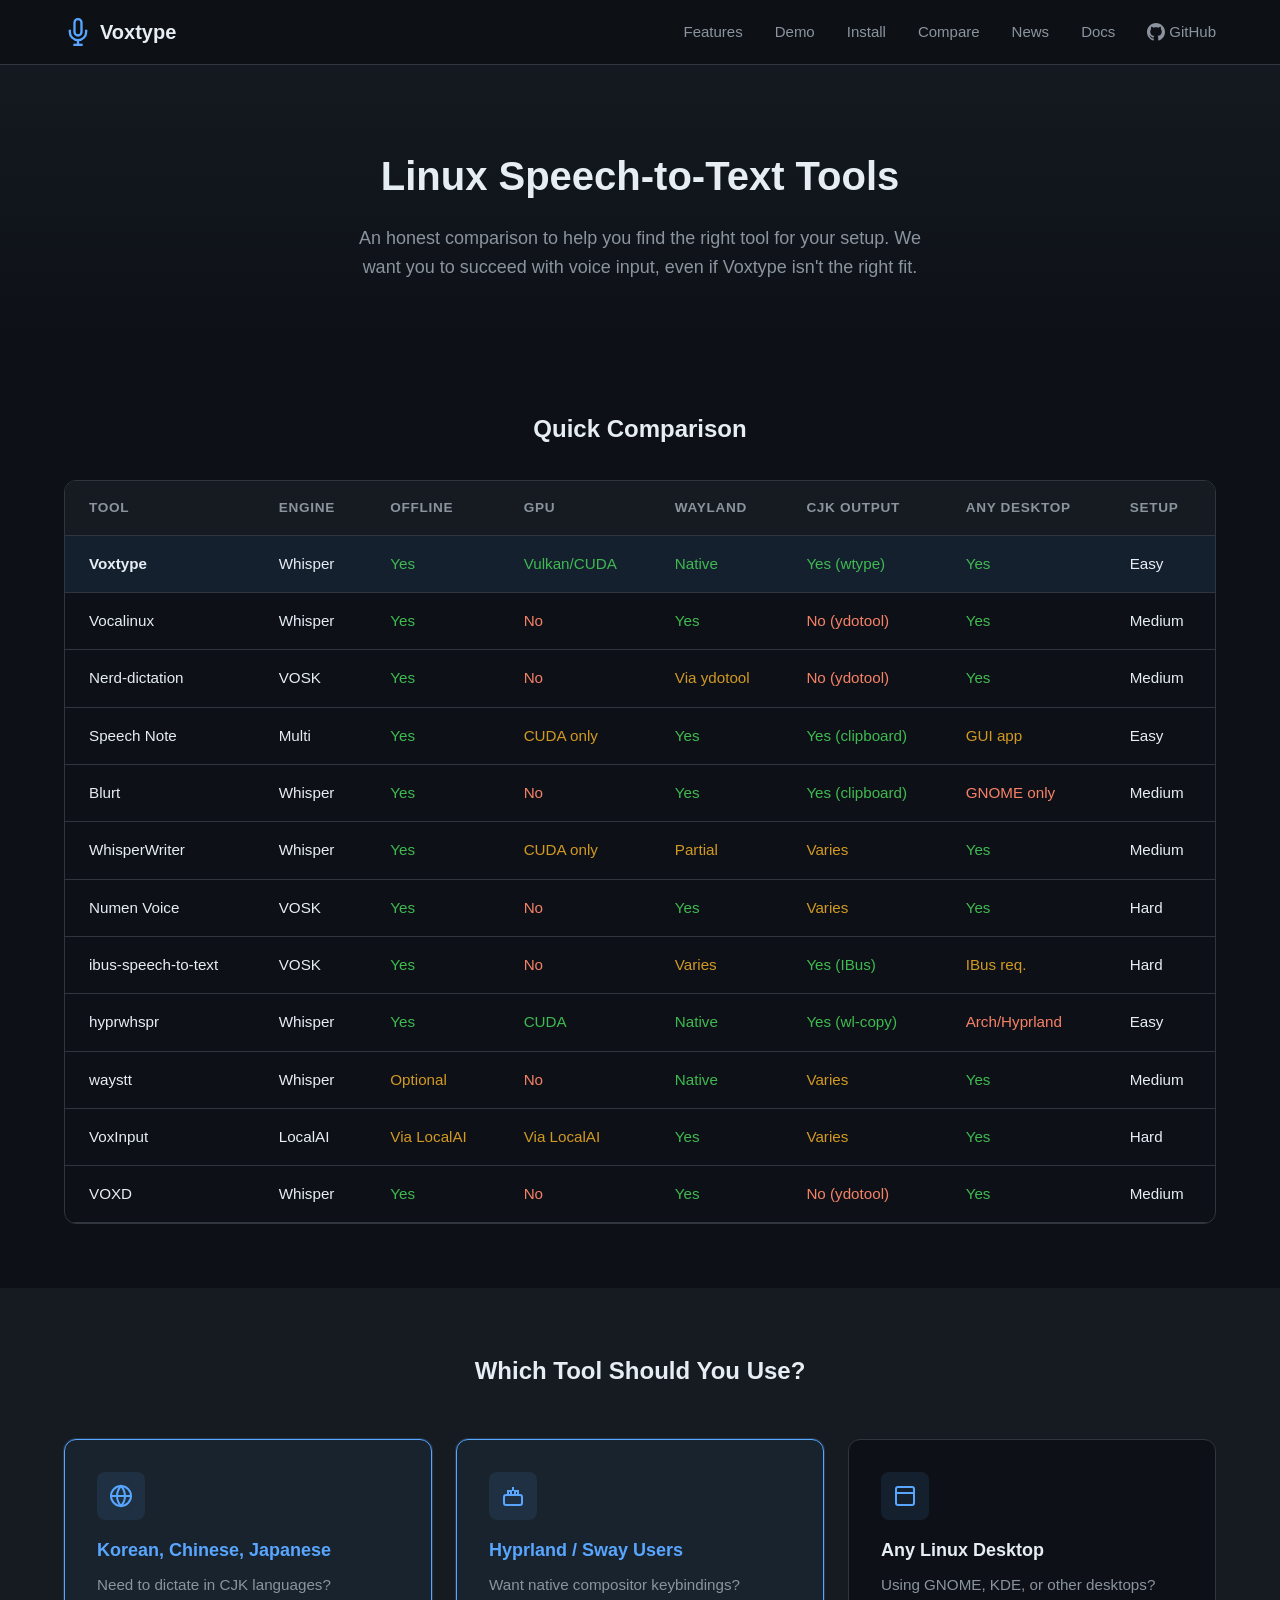
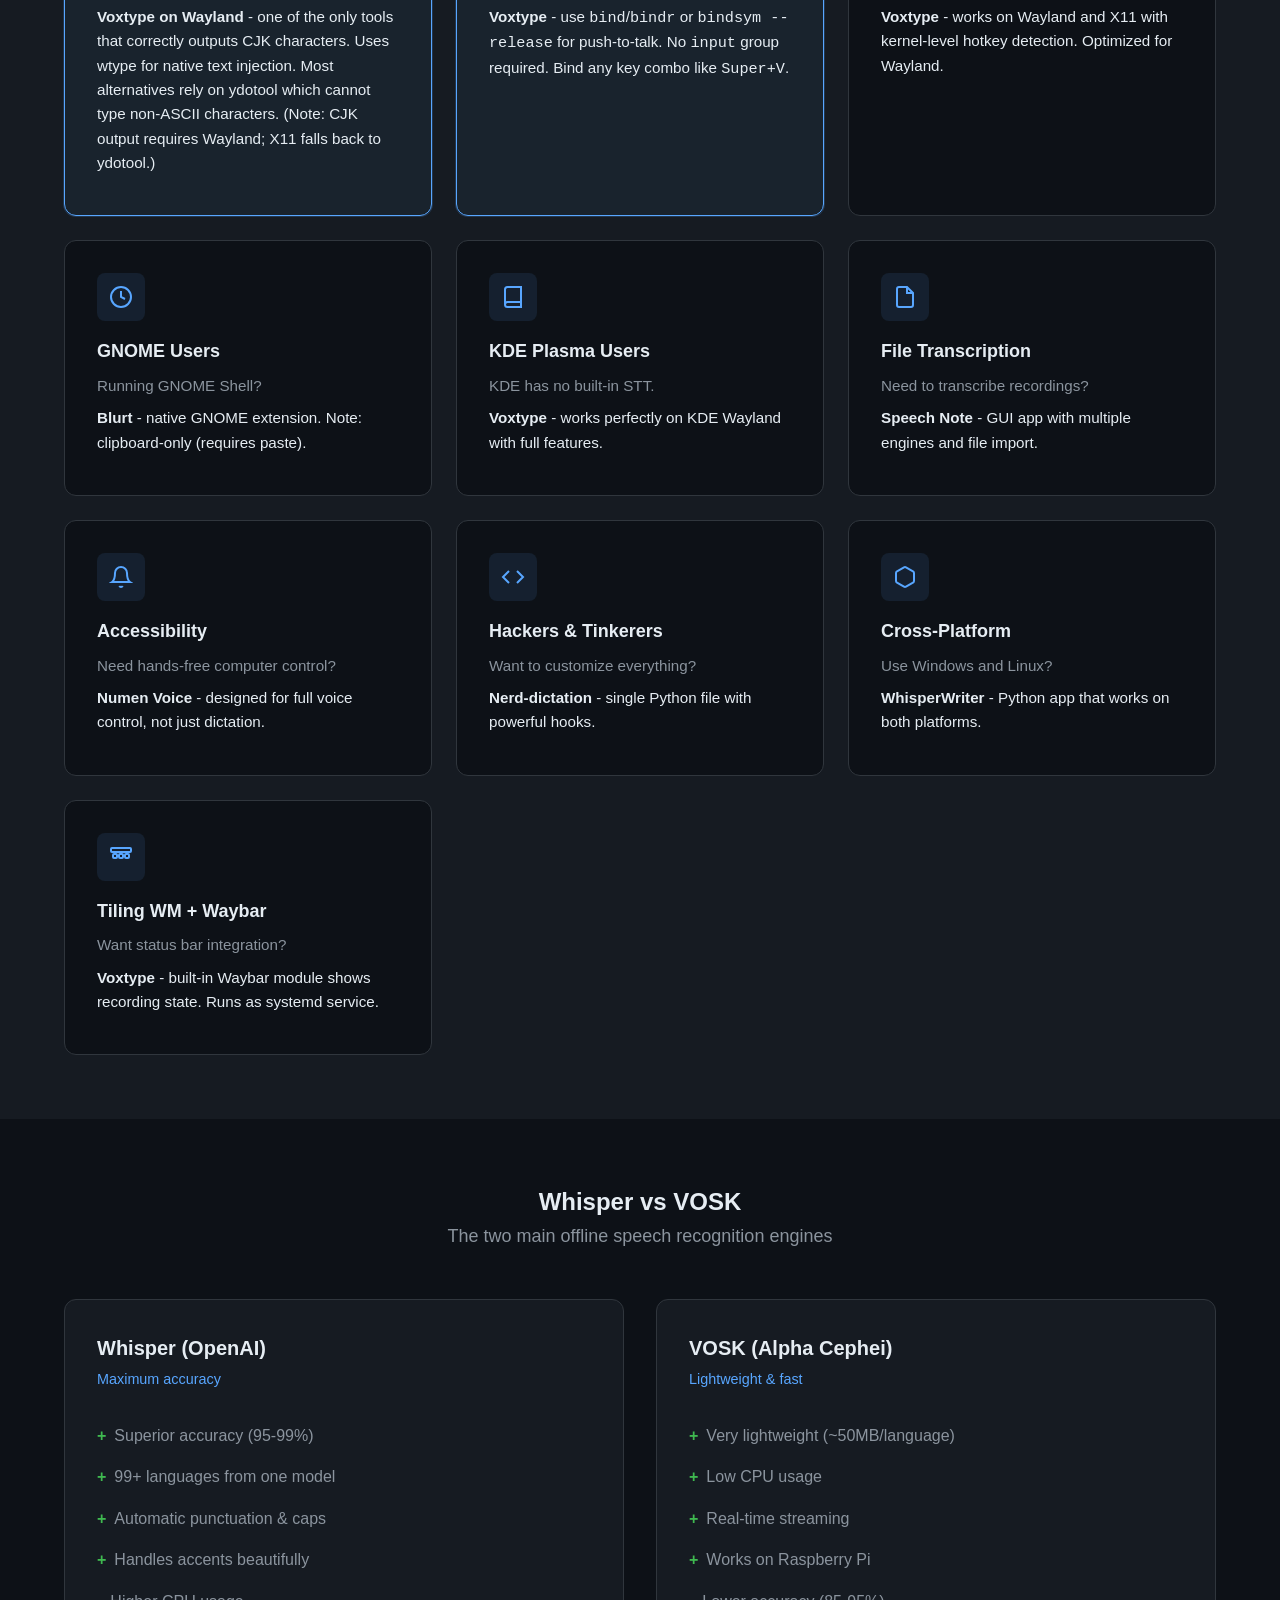
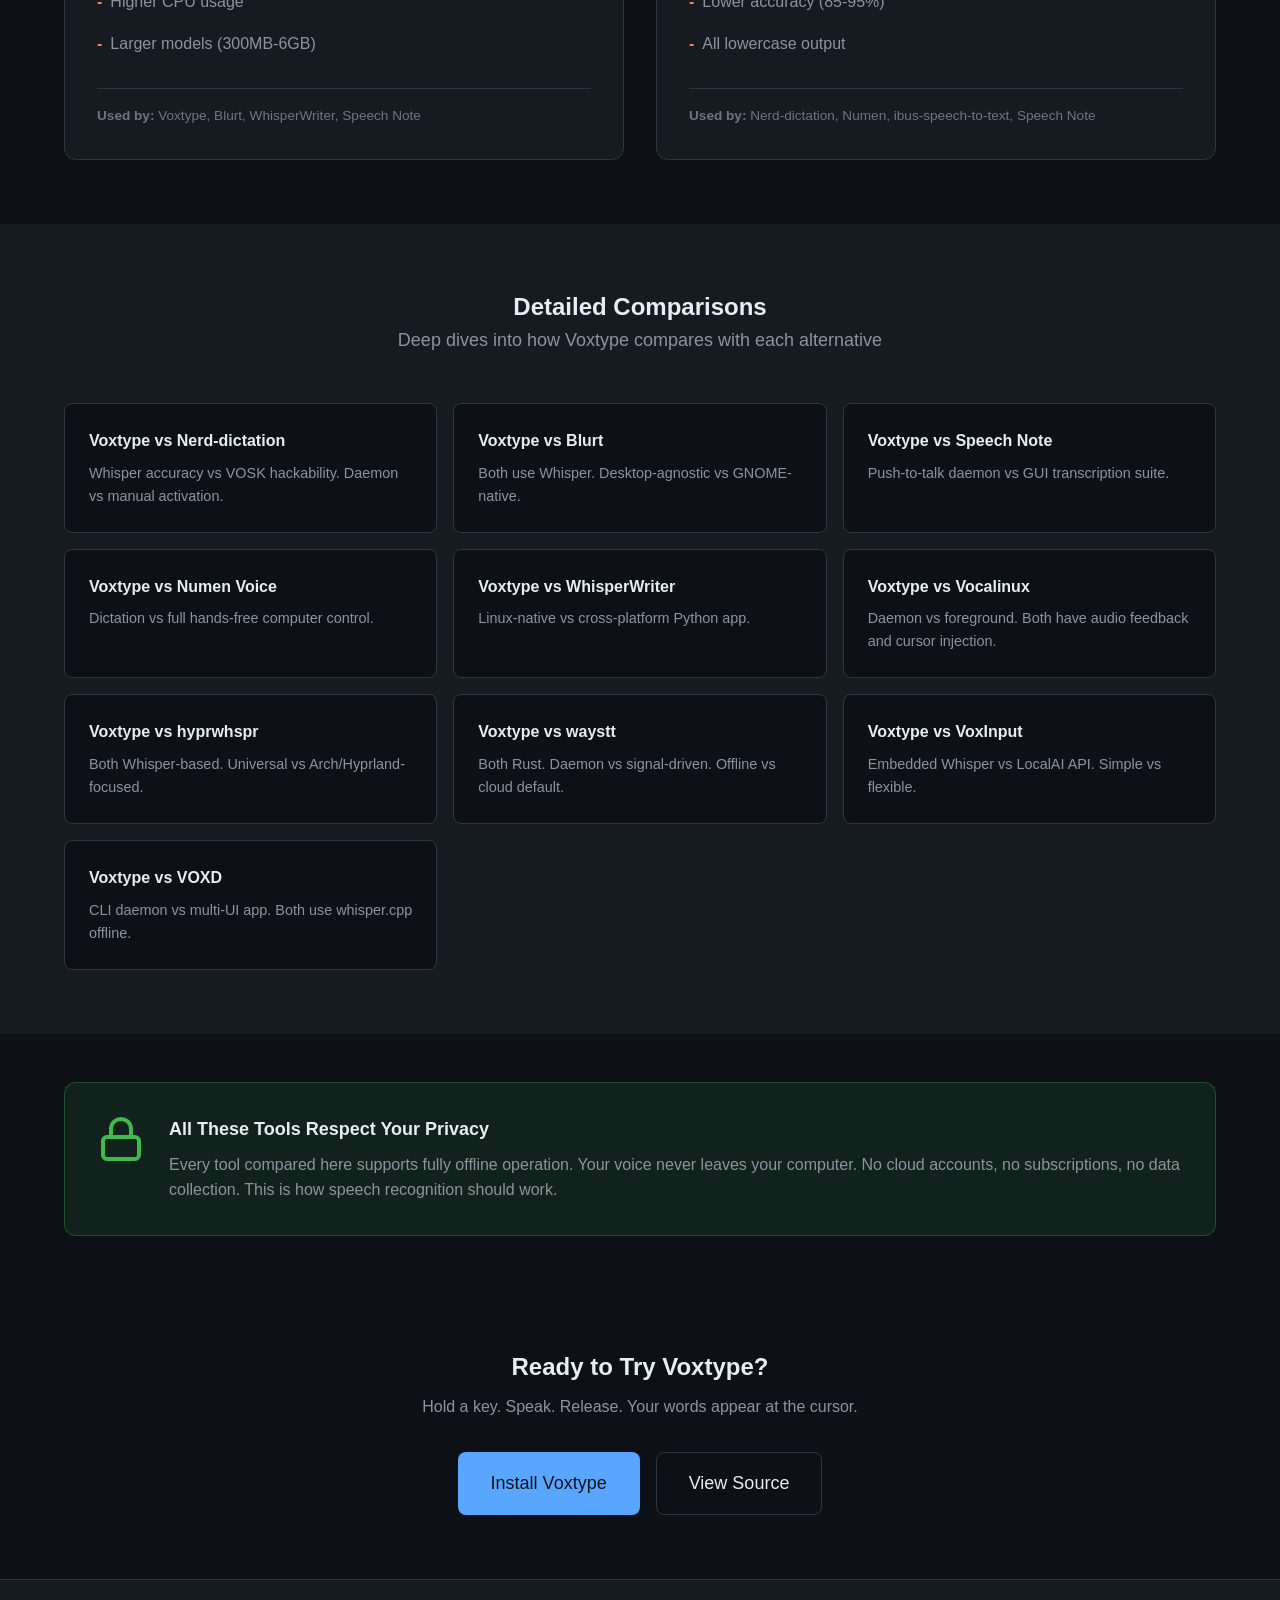
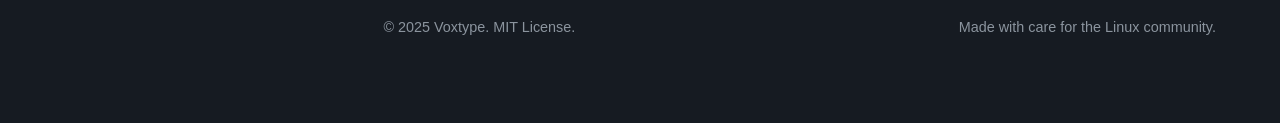
<file: website/compare/index.html>
<!DOCTYPE html>
<html lang="en">
<head>
    <meta charset="UTF-8">
    <meta name="viewport" content="width=device-width, initial-scale=1.0">
    <meta name="description" content="Looking for a nerd-dictation alternative for Wayland? Compare Voxtype with nerd-dictation, Speech Note, Blurt, and other Linux speech-to-text tools. Honest feature comparison.">
    <meta name="keywords" content="nerd-dictation alternative, speech to text linux wayland, wayland voice dictation, whisper linux, offline speech recognition linux, hyprland voice typing, sway dictation">
    <title>Nerd-Dictation Alternative for Wayland | Linux Speech-to-Text Comparison</title>
    <link rel="stylesheet" href="../css/style.css">
    <link rel="stylesheet" href="../css/compare.css">
    <link rel="icon" type="image/svg+xml" href="../images/favicon.svg">
</head>
<body>
    <!-- Navigation -->
    <nav class="navbar">
        <div class="nav-container">
            <a href="../" class="nav-logo">
                <svg class="logo-icon" viewBox="0 0 24 24" fill="none" stroke="currentColor" stroke-width="2">
                    <path d="M12 1a3 3 0 0 0-3 3v8a3 3 0 0 0 6 0V4a3 3 0 0 0-3-3z"/>
                    <path d="M19 10v2a7 7 0 0 1-14 0v-2"/>
                    <line x1="12" y1="19" x2="12" y2="23"/>
                    <line x1="8" y1="23" x2="16" y2="23"/>
                </svg>
                <span>Voxtype</span>
            </a>
            <div class="nav-links">
                <a href="../#features">Features</a>
                <a href="../#demo">Demo</a>
                <a href="../#install">Install</a>
                <a href="./" class="active">Compare</a>
                <a href="../news/">News</a>
                <a href="https://github.com/peteonrails/voxtype/tree/main/docs">Docs</a>
                <a href="https://github.com/peteonrails/voxtype" class="nav-github">
                    <svg viewBox="0 0 24 24" fill="currentColor">
                        <path d="M12 0c-6.626 0-12 5.373-12 12 0 5.302 3.438 9.8 8.207 11.387.599.111.793-.261.793-.577v-2.234c-3.338.726-4.033-1.416-4.033-1.416-.546-1.387-1.333-1.756-1.333-1.756-1.089-.745.083-.729.083-.729 1.205.084 1.839 1.237 1.839 1.237 1.07 1.834 2.807 1.304 3.492.997.107-.775.418-1.305.762-1.604-2.665-.305-5.467-1.334-5.467-5.931 0-1.311.469-2.381 1.236-3.221-.124-.303-.535-1.524.117-3.176 0 0 1.008-.322 3.301 1.23.957-.266 1.983-.399 3.003-.404 1.02.005 2.047.138 3.006.404 2.291-1.552 3.297-1.23 3.297-1.23.653 1.653.242 2.874.118 3.176.77.84 1.235 1.911 1.235 3.221 0 4.609-2.807 5.624-5.479 5.921.43.372.823 1.102.823 2.222v3.293c0 .319.192.694.801.576 4.765-1.589 8.199-6.086 8.199-11.386 0-6.627-5.373-12-12-12z"/>
                    </svg>
                    GitHub
                </a>
            </div>
        </div>
    </nav>

    <!-- Page Header -->
    <header class="compare-hero">
        <div class="container">
            <h1>Linux Speech-to-Text Tools</h1>
            <p class="hero-subtitle">
                An honest comparison to help you find the right tool for your setup.
                We want you to succeed with voice input, even if Voxtype isn't the right fit.
            </p>
        </div>
    </header>

    <!-- Quick Matrix -->
    <section class="comparison-matrix">
        <div class="container">
            <h2>Quick Comparison</h2>
            <div class="matrix-wrapper">
                <table class="matrix-table">
                    <thead>
                        <tr>
                            <th>Tool</th>
                            <th>Engine</th>
                            <th>Offline</th>
                            <th>GPU</th>
                            <th>Wayland</th>
                            <th>CJK Output</th>
                            <th>Any Desktop</th>
                            <th>Setup</th>
                        </tr>
                    </thead>
                    <tbody>
                        <tr class="highlight-row">
                            <td><strong>Voxtype</strong></td>
                            <td>Whisper</td>
                            <td><span class="check">Yes</span></td>
                            <td><span class="check">Vulkan/CUDA</span></td>
                            <td><span class="check">Native</span></td>
                            <td><span class="check">Yes (wtype)</span></td>
                            <td><span class="check">Yes</span></td>
                            <td>Easy</td>
                        </tr>
                        <tr>
                            <td>Vocalinux</td>
                            <td>Whisper</td>
                            <td><span class="check">Yes</span></td>
                            <td><span class="no">No</span></td>
                            <td><span class="check">Yes</span></td>
                            <td><span class="no">No (ydotool)</span></td>
                            <td><span class="check">Yes</span></td>
                            <td>Medium</td>
                        </tr>
                        <tr>
                            <td>Nerd-dictation</td>
                            <td>VOSK</td>
                            <td><span class="check">Yes</span></td>
                            <td><span class="no">No</span></td>
                            <td><span class="partial">Via ydotool</span></td>
                            <td><span class="no">No (ydotool)</span></td>
                            <td><span class="check">Yes</span></td>
                            <td>Medium</td>
                        </tr>
                        <tr>
                            <td>Speech Note</td>
                            <td>Multi</td>
                            <td><span class="check">Yes</span></td>
                            <td><span class="partial">CUDA only</span></td>
                            <td><span class="check">Yes</span></td>
                            <td><span class="check">Yes (clipboard)</span></td>
                            <td><span class="partial">GUI app</span></td>
                            <td>Easy</td>
                        </tr>
                        <tr>
                            <td>Blurt</td>
                            <td>Whisper</td>
                            <td><span class="check">Yes</span></td>
                            <td><span class="no">No</span></td>
                            <td><span class="check">Yes</span></td>
                            <td><span class="check">Yes (clipboard)</span></td>
                            <td><span class="no">GNOME only</span></td>
                            <td>Medium</td>
                        </tr>
                        <tr>
                            <td>WhisperWriter</td>
                            <td>Whisper</td>
                            <td><span class="check">Yes</span></td>
                            <td><span class="partial">CUDA only</span></td>
                            <td><span class="partial">Partial</span></td>
                            <td><span class="partial">Varies</span></td>
                            <td><span class="check">Yes</span></td>
                            <td>Medium</td>
                        </tr>
                        <tr>
                            <td>Numen Voice</td>
                            <td>VOSK</td>
                            <td><span class="check">Yes</span></td>
                            <td><span class="no">No</span></td>
                            <td><span class="check">Yes</span></td>
                            <td><span class="partial">Varies</span></td>
                            <td><span class="check">Yes</span></td>
                            <td>Hard</td>
                        </tr>
                        <tr>
                            <td>ibus-speech-to-text</td>
                            <td>VOSK</td>
                            <td><span class="check">Yes</span></td>
                            <td><span class="no">No</span></td>
                            <td><span class="partial">Varies</span></td>
                            <td><span class="check">Yes (IBus)</span></td>
                            <td><span class="partial">IBus req.</span></td>
                            <td>Hard</td>
                        </tr>
                        <tr>
                            <td>hyprwhspr</td>
                            <td>Whisper</td>
                            <td><span class="check">Yes</span></td>
                            <td><span class="check">CUDA</span></td>
                            <td><span class="check">Native</span></td>
                            <td><span class="check">Yes (wl-copy)</span></td>
                            <td><span class="no">Arch/Hyprland</span></td>
                            <td>Easy</td>
                        </tr>
                        <tr>
                            <td>waystt</td>
                            <td>Whisper</td>
                            <td><span class="partial">Optional</span></td>
                            <td><span class="no">No</span></td>
                            <td><span class="check">Native</span></td>
                            <td><span class="partial">Varies</span></td>
                            <td><span class="check">Yes</span></td>
                            <td>Medium</td>
                        </tr>
                        <tr>
                            <td>VoxInput</td>
                            <td>LocalAI</td>
                            <td><span class="partial">Via LocalAI</span></td>
                            <td><span class="partial">Via LocalAI</span></td>
                            <td><span class="check">Yes</span></td>
                            <td><span class="partial">Varies</span></td>
                            <td><span class="check">Yes</span></td>
                            <td>Hard</td>
                        </tr>
                        <tr>
                            <td>VOXD</td>
                            <td>Whisper</td>
                            <td><span class="check">Yes</span></td>
                            <td><span class="no">No</span></td>
                            <td><span class="check">Yes</span></td>
                            <td><span class="no">No (ydotool)</span></td>
                            <td><span class="check">Yes</span></td>
                            <td>Medium</td>
                        </tr>
                    </tbody>
                </table>
            </div>
        </div>
    </section>

    <!-- Recommendations -->
    <section class="recommendations">
        <div class="container">
            <h2>Which Tool Should You Use?</h2>
            <div class="rec-grid">
                <div class="rec-card highlight">
                    <div class="rec-icon">
                        <svg viewBox="0 0 24 24" fill="none" stroke="currentColor" stroke-width="2">
                            <circle cx="12" cy="12" r="10"/>
                            <line x1="2" y1="12" x2="22" y2="12"/>
                            <path d="M12 2a15.3 15.3 0 0 1 4 10 15.3 15.3 0 0 1-4 10 15.3 15.3 0 0 1-4-10 15.3 15.3 0 0 1 4-10z"/>
                        </svg>
                    </div>
                    <h3>Korean, Chinese, Japanese</h3>
                    <p>Need to dictate in CJK languages?</p>
                    <p class="rec-answer"><strong>Voxtype on Wayland</strong> - one of the only tools that correctly outputs CJK characters. Uses wtype for native text injection. Most alternatives rely on ydotool which cannot type non-ASCII characters. (Note: CJK output requires Wayland; X11 falls back to ydotool.)</p>
                </div>
                <div class="rec-card highlight">
                    <div class="rec-icon">
                        <svg viewBox="0 0 24 24" fill="none" stroke="currentColor" stroke-width="2">
                            <rect x="3" y="11" width="18" height="10" rx="2"/>
                            <rect x="7" y="7" width="3" height="4"/>
                            <rect x="14" y="7" width="3" height="4"/>
                            <line x1="12" y1="3" x2="12" y2="7"/>
                        </svg>
                    </div>
                    <h3>Hyprland / Sway Users</h3>
                    <p>Want native compositor keybindings?</p>
                    <p class="rec-answer"><strong>Voxtype</strong> - use <code>bind</code>/<code>bindr</code> or <code>bindsym --release</code> for push-to-talk. No <code>input</code> group required. Bind any key combo like <code>Super+V</code>.</p>
                </div>
                <div class="rec-card">
                    <div class="rec-icon">
                        <svg viewBox="0 0 24 24" fill="none" stroke="currentColor" stroke-width="2">
                            <rect x="3" y="3" width="18" height="18" rx="2"/>
                            <path d="M3 9h18"/>
                        </svg>
                    </div>
                    <h3>Any Linux Desktop</h3>
                    <p>Using GNOME, KDE, or other desktops?</p>
                    <p class="rec-answer"><strong>Voxtype</strong> - works on Wayland and X11 with kernel-level hotkey detection. Optimized for Wayland.</p>
                </div>
                <div class="rec-card">
                    <div class="rec-icon">
                        <svg viewBox="0 0 24 24" fill="none" stroke="currentColor" stroke-width="2">
                            <circle cx="12" cy="12" r="10"/>
                            <path d="M12 6v6l4 2"/>
                        </svg>
                    </div>
                    <h3>GNOME Users</h3>
                    <p>Running GNOME Shell?</p>
                    <p class="rec-answer"><strong>Blurt</strong> - native GNOME extension. Note: clipboard-only (requires paste).</p>
                </div>
                <div class="rec-card">
                    <div class="rec-icon">
                        <svg viewBox="0 0 24 24" fill="none" stroke="currentColor" stroke-width="2">
                            <path d="M4 19.5A2.5 2.5 0 0 1 6.5 17H20"/>
                            <path d="M6.5 2H20v20H6.5A2.5 2.5 0 0 1 4 19.5v-15A2.5 2.5 0 0 1 6.5 2z"/>
                        </svg>
                    </div>
                    <h3>KDE Plasma Users</h3>
                    <p>KDE has no built-in STT.</p>
                    <p class="rec-answer"><strong>Voxtype</strong> - works perfectly on KDE Wayland with full features.</p>
                </div>
                <div class="rec-card">
                    <div class="rec-icon">
                        <svg viewBox="0 0 24 24" fill="none" stroke="currentColor" stroke-width="2">
                            <path d="M14 2H6a2 2 0 0 0-2 2v16a2 2 0 0 0 2 2h12a2 2 0 0 0 2-2V8z"/>
                            <polyline points="14 2 14 8 20 8"/>
                        </svg>
                    </div>
                    <h3>File Transcription</h3>
                    <p>Need to transcribe recordings?</p>
                    <p class="rec-answer"><strong>Speech Note</strong> - GUI app with multiple engines and file import.</p>
                </div>
                <div class="rec-card">
                    <div class="rec-icon">
                        <svg viewBox="0 0 24 24" fill="none" stroke="currentColor" stroke-width="2">
                            <path d="M18 8A6 6 0 0 0 6 8c0 7-3 9-3 9h18s-3-2-3-9"/>
                            <path d="M13.73 21a2 2 0 0 1-3.46 0"/>
                        </svg>
                    </div>
                    <h3>Accessibility</h3>
                    <p>Need hands-free computer control?</p>
                    <p class="rec-answer"><strong>Numen Voice</strong> - designed for full voice control, not just dictation.</p>
                </div>
                <div class="rec-card">
                    <div class="rec-icon">
                        <svg viewBox="0 0 24 24" fill="none" stroke="currentColor" stroke-width="2">
                            <polyline points="16 18 22 12 16 6"/>
                            <polyline points="8 6 2 12 8 18"/>
                        </svg>
                    </div>
                    <h3>Hackers & Tinkerers</h3>
                    <p>Want to customize everything?</p>
                    <p class="rec-answer"><strong>Nerd-dictation</strong> - single Python file with powerful hooks.</p>
                </div>
                <div class="rec-card">
                    <div class="rec-icon">
                        <svg viewBox="0 0 24 24" fill="none" stroke="currentColor" stroke-width="2">
                            <path d="M21 16V8a2 2 0 0 0-1-1.73l-7-4a2 2 0 0 0-2 0l-7 4A2 2 0 0 0 3 8v8a2 2 0 0 0 1 1.73l7 4a2 2 0 0 0 2 0l7-4A2 2 0 0 0 21 16z"/>
                        </svg>
                    </div>
                    <h3>Cross-Platform</h3>
                    <p>Use Windows and Linux?</p>
                    <p class="rec-answer"><strong>WhisperWriter</strong> - Python app that works on both platforms.</p>
                </div>
                <div class="rec-card">
                    <div class="rec-icon">
                        <svg viewBox="0 0 24 24" fill="none" stroke="currentColor" stroke-width="2">
                            <rect x="2" y="3" width="20" height="4" rx="1"/>
                            <rect x="4" y="9" width="4" height="4" rx="1"/>
                            <rect x="10" y="9" width="4" height="4" rx="1"/>
                            <rect x="16" y="9" width="4" height="4" rx="1"/>
                        </svg>
                    </div>
                    <h3>Tiling WM + Waybar</h3>
                    <p>Want status bar integration?</p>
                    <p class="rec-answer"><strong>Voxtype</strong> - built-in Waybar module shows recording state. Runs as systemd service.</p>
                </div>
            </div>
        </div>
    </section>

    <!-- Engine Comparison -->
    <section class="engine-section">
        <div class="container">
            <h2>Whisper vs VOSK</h2>
            <p class="section-subtitle">The two main offline speech recognition engines</p>
            <div class="engine-grid">
                <div class="engine-card">
                    <h3>Whisper (OpenAI)</h3>
                    <p class="engine-tagline">Maximum accuracy</p>
                    <ul class="engine-list">
                        <li><span class="pro">+</span> Superior accuracy (95-99%)</li>
                        <li><span class="pro">+</span> 99+ languages from one model</li>
                        <li><span class="pro">+</span> Automatic punctuation & caps</li>
                        <li><span class="pro">+</span> Handles accents beautifully</li>
                        <li><span class="con">-</span> Higher CPU usage</li>
                        <li><span class="con">-</span> Larger models (300MB-6GB)</li>
                    </ul>
                    <p class="engine-tools"><strong>Used by:</strong> Voxtype, Blurt, WhisperWriter, Speech Note</p>
                </div>
                <div class="engine-card">
                    <h3>VOSK (Alpha Cephei)</h3>
                    <p class="engine-tagline">Lightweight & fast</p>
                    <ul class="engine-list">
                        <li><span class="pro">+</span> Very lightweight (~50MB/language)</li>
                        <li><span class="pro">+</span> Low CPU usage</li>
                        <li><span class="pro">+</span> Real-time streaming</li>
                        <li><span class="pro">+</span> Works on Raspberry Pi</li>
                        <li><span class="con">-</span> Lower accuracy (85-95%)</li>
                        <li><span class="con">-</span> All lowercase output</li>
                    </ul>
                    <p class="engine-tools"><strong>Used by:</strong> Nerd-dictation, Numen, ibus-speech-to-text, Speech Note</p>
                </div>
            </div>
        </div>
    </section>

    <!-- Detailed Comparisons -->
    <section class="detailed-compare">
        <div class="container">
            <h2>Detailed Comparisons</h2>
            <p class="section-subtitle">Deep dives into how Voxtype compares with each alternative</p>
            <div class="compare-links">
                <a href="nerd-dictation.html" class="compare-link-card">
                    <h3>Voxtype vs Nerd-dictation</h3>
                    <p>Whisper accuracy vs VOSK hackability. Daemon vs manual activation.</p>
                    <span class="link-arrow">&rarr;</span>
                </a>
                <a href="blurt.html" class="compare-link-card">
                    <h3>Voxtype vs Blurt</h3>
                    <p>Both use Whisper. Desktop-agnostic vs GNOME-native.</p>
                    <span class="link-arrow">&rarr;</span>
                </a>
                <a href="speech-note.html" class="compare-link-card">
                    <h3>Voxtype vs Speech Note</h3>
                    <p>Push-to-talk daemon vs GUI transcription suite.</p>
                    <span class="link-arrow">&rarr;</span>
                </a>
                <a href="numen.html" class="compare-link-card">
                    <h3>Voxtype vs Numen Voice</h3>
                    <p>Dictation vs full hands-free computer control.</p>
                    <span class="link-arrow">&rarr;</span>
                </a>
                <a href="whisperwriter.html" class="compare-link-card">
                    <h3>Voxtype vs WhisperWriter</h3>
                    <p>Linux-native vs cross-platform Python app.</p>
                    <span class="link-arrow">&rarr;</span>
                </a>
                <a href="vocalinux.html" class="compare-link-card">
                    <h3>Voxtype vs Vocalinux</h3>
                    <p>Daemon vs foreground. Both have audio feedback and cursor injection.</p>
                    <span class="link-arrow">&rarr;</span>
                </a>
                <a href="hyprwhspr.html" class="compare-link-card">
                    <h3>Voxtype vs hyprwhspr</h3>
                    <p>Both Whisper-based. Universal vs Arch/Hyprland-focused.</p>
                    <span class="link-arrow">&rarr;</span>
                </a>
                <a href="waystt.html" class="compare-link-card">
                    <h3>Voxtype vs waystt</h3>
                    <p>Both Rust. Daemon vs signal-driven. Offline vs cloud default.</p>
                    <span class="link-arrow">&rarr;</span>
                </a>
                <a href="voxinput.html" class="compare-link-card">
                    <h3>Voxtype vs VoxInput</h3>
                    <p>Embedded Whisper vs LocalAI API. Simple vs flexible.</p>
                    <span class="link-arrow">&rarr;</span>
                </a>
                <a href="voxd.html" class="compare-link-card">
                    <h3>Voxtype vs VOXD</h3>
                    <p>CLI daemon vs multi-UI app. Both use whisper.cpp offline.</p>
                    <span class="link-arrow">&rarr;</span>
                </a>
            </div>
        </div>
    </section>

    <!-- Privacy Note -->
    <section class="privacy-note">
        <div class="container">
            <div class="privacy-card">
                <svg viewBox="0 0 24 24" fill="none" stroke="currentColor" stroke-width="2" class="privacy-icon">
                    <rect x="3" y="11" width="18" height="11" rx="2" ry="2"/>
                    <path d="M7 11V7a5 5 0 0 1 10 0v4"/>
                </svg>
                <div>
                    <h3>All These Tools Respect Your Privacy</h3>
                    <p>Every tool compared here supports fully offline operation. Your voice never leaves your computer. No cloud accounts, no subscriptions, no data collection. This is how speech recognition should work.</p>
                </div>
            </div>
        </div>
    </section>

    <!-- CTA -->
    <section class="compare-cta">
        <div class="container">
            <h2>Ready to Try Voxtype?</h2>
            <p>Hold a key. Speak. Release. Your words appear at the cursor.</p>
            <div class="cta-buttons">
                <a href="../#install" class="btn btn-primary btn-large">Install Voxtype</a>
                <a href="https://github.com/peteonrails/voxtype" class="btn btn-secondary btn-large">View Source</a>
            </div>
        </div>
    </section>

    <!-- Footer -->
    <footer class="footer">
        <div class="container">
            <div class="footer-content">
                <p>&copy; 2025 Voxtype. MIT License.</p>
                <p>Made with care for the Linux community.</p>
            </div>
        </div>
    </footer>
</body>
</html>
</file>
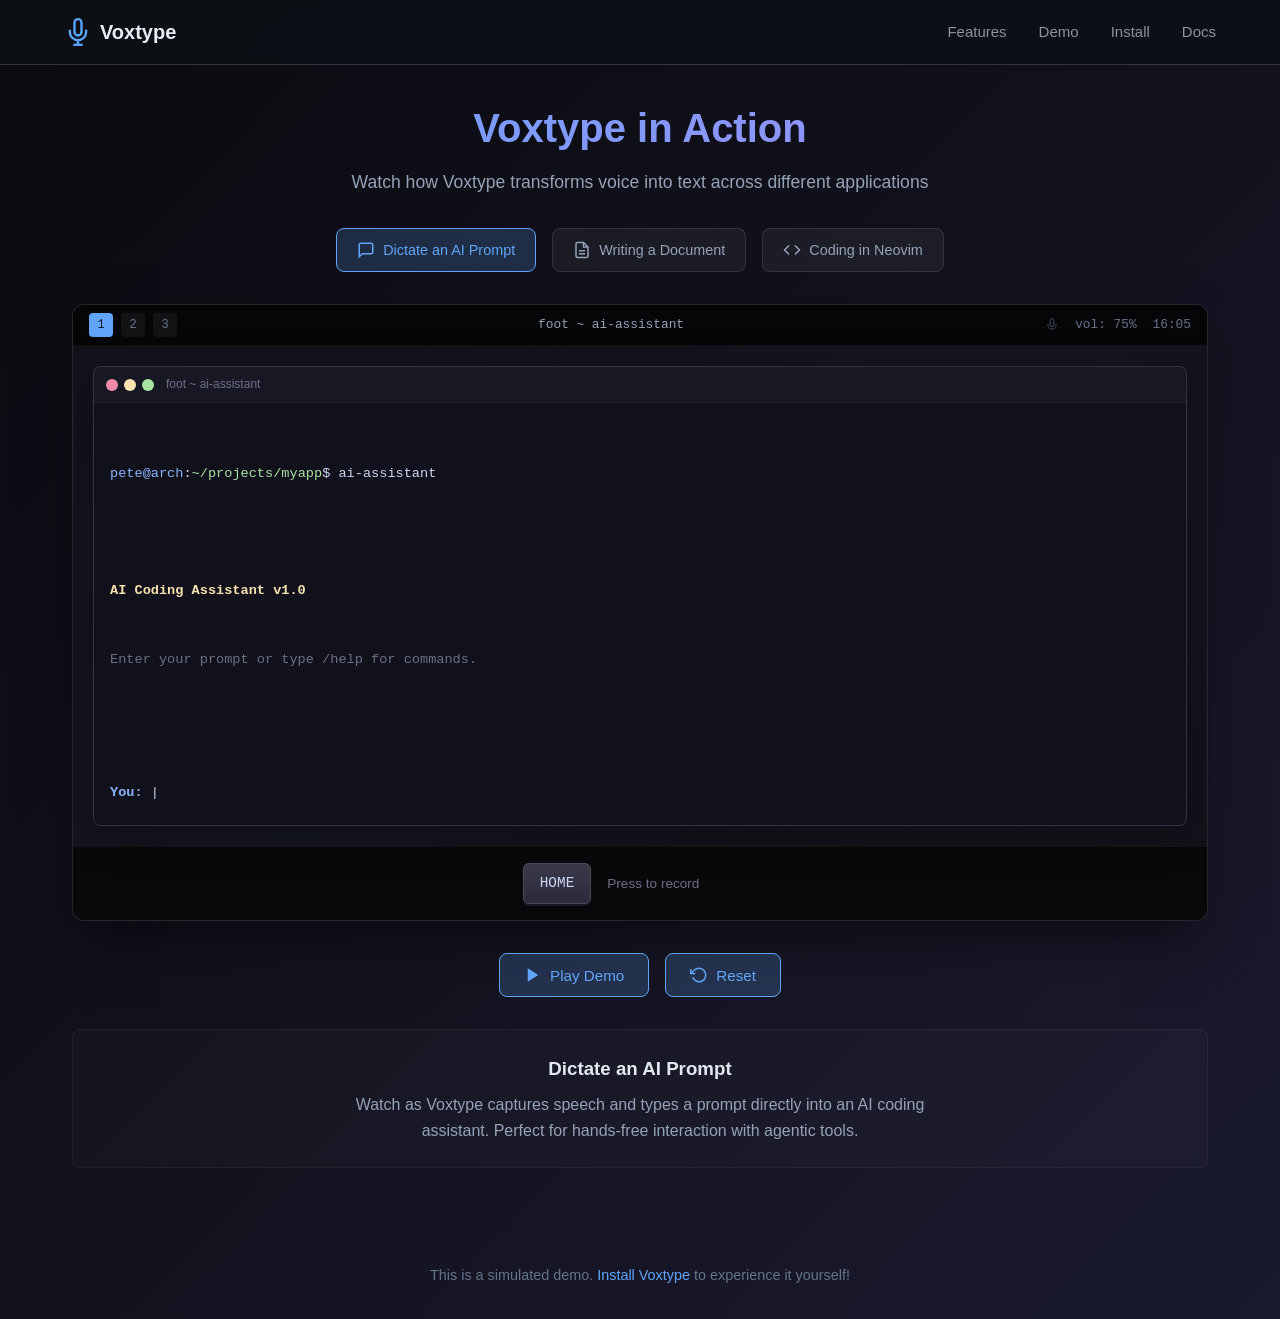
<file: website/demo.html>
<!DOCTYPE html>
<html lang="en">
<head>
    <meta charset="UTF-8">
    <meta name="viewport" content="width=device-width, initial-scale=1.0">
    <title>Voxtype Demo - Voice to Text in Action</title>
    <link rel="stylesheet" href="css/style.css">
    <link rel="stylesheet" href="css/demo.css">
    <link rel="icon" type="image/svg+xml" href="images/favicon.svg">
</head>
<body class="demo-page">
    <!-- Navigation -->
    <nav class="navbar">
        <div class="nav-container">
            <a href="index.html" class="nav-logo">
                <svg class="logo-icon" viewBox="0 0 24 24" fill="none" stroke="currentColor" stroke-width="2">
                    <path d="M12 1a3 3 0 0 0-3 3v8a3 3 0 0 0 6 0V4a3 3 0 0 0-3-3z"/>
                    <path d="M19 10v2a7 7 0 0 1-14 0v-2"/>
                    <line x1="12" y1="19" x2="12" y2="23"/>
                    <line x1="8" y1="23" x2="16" y2="23"/>
                </svg>
                <span>Voxtype</span>
            </a>
            <div class="nav-links">
                <a href="index.html#features">Features</a>
                <a href="demo.html" class="active">Demo</a>
                <a href="index.html#install">Install</a>
                <a href="https://github.com/peteonrails/voxtype/tree/main/docs">Docs</a>
            </div>
        </div>
    </nav>

    <!-- Demo Header -->
    <header class="demo-header">
        <h1>Voxtype in Action</h1>
        <p>Watch how Voxtype transforms voice into text across different applications</p>
    </header>

    <!-- Demo Container -->
    <main class="demo-main">
        <!-- Scenario Selector -->
        <div class="scenario-selector">
            <button class="scenario-btn active" data-scenario="agent">
                <svg viewBox="0 0 24 24" fill="none" stroke="currentColor" stroke-width="2">
                    <path d="M21 15a2 2 0 0 1-2 2H7l-4 4V5a2 2 0 0 1 2-2h14a2 2 0 0 1 2 2z"/>
                </svg>
                Dictate an AI Prompt
            </button>
            <button class="scenario-btn" data-scenario="document">
                <svg viewBox="0 0 24 24" fill="none" stroke="currentColor" stroke-width="2">
                    <path d="M14 2H6a2 2 0 0 0-2 2v16a2 2 0 0 0 2 2h12a2 2 0 0 0 2-2V8z"/>
                    <polyline points="14 2 14 8 20 8"/>
                    <line x1="16" y1="13" x2="8" y2="13"/>
                    <line x1="16" y1="17" x2="8" y2="17"/>
                </svg>
                Writing a Document
            </button>
            <button class="scenario-btn" data-scenario="vim">
                <svg viewBox="0 0 24 24" fill="none" stroke="currentColor" stroke-width="2">
                    <polyline points="16 18 22 12 16 6"/>
                    <polyline points="8 6 2 12 8 18"/>
                </svg>
                Coding in Neovim
            </button>
        </div>

        <!-- Desktop Simulation -->
        <div class="desktop-container">
            <!-- Hyprland-style bar -->
            <div class="desktop-bar">
                <div class="bar-left">
                    <span class="workspace active">1</span>
                    <span class="workspace">2</span>
                    <span class="workspace">3</span>
                </div>
                <div class="bar-center">
                    <span class="window-title" id="active-window-title">foot ~ ai-assistant</span>
                </div>
                <div class="bar-right">
                    <span class="bar-item" id="recording-indicator">
                        <svg class="mic-icon" viewBox="0 0 24 24" fill="none" stroke="currentColor" stroke-width="2">
                            <path d="M12 1a3 3 0 0 0-3 3v8a3 3 0 0 0 6 0V4a3 3 0 0 0-3-3z"/>
                            <path d="M19 10v2a7 7 0 0 1-14 0v-2"/>
                        </svg>
                    </span>
                    <span class="bar-item">vol: 75%</span>
                    <span class="bar-item" id="clock">14:32</span>
                </div>
            </div>

            <!-- Desktop Area -->
            <div class="desktop-area">
                <!-- Window: AI Agent Terminal -->
                <div class="window window-agent active" id="window-agent">
                    <div class="window-header">
                        <div class="window-controls">
                            <span class="control close"></span>
                            <span class="control minimize"></span>
                            <span class="control maximize"></span>
                        </div>
                        <span class="window-title-bar">foot ~ ai-assistant</span>
                    </div>
                    <div class="window-content terminal">
                        <div class="terminal-output" id="agent-output">
                            <div class="line"><span class="prompt-user">pete@arch</span>:<span class="prompt-dir">~/projects/myapp</span>$ ai-assistant</div>
                            <div class="line"></div>
                            <div class="line claude-welcome">AI Coding Assistant v1.0</div>
                            <div class="line claude-info">Enter your prompt or type /help for commands.</div>
                            <div class="line"></div>
                            <div class="line claude-prompt"><span class="claude-you">You:</span> <span class="cursor-line" id="agent-input"></span></div>
                        </div>
                    </div>
                </div>

                <!-- Window: Document Editor -->
                <div class="window window-editor" id="window-editor">
                    <div class="window-header">
                        <div class="window-controls">
                            <span class="control close"></span>
                            <span class="control minimize"></span>
                            <span class="control maximize"></span>
                        </div>
                        <span class="window-title-bar">gedit - project-notes.md</span>
                    </div>
                    <div class="window-content editor">
                        <div class="editor-toolbar">
                            <span class="toolbar-item">File</span>
                            <span class="toolbar-item">Edit</span>
                            <span class="toolbar-item">View</span>
                        </div>
                        <div class="editor-content" id="editor-content">
                            <div class="editor-line"><span class="md-h1"># Project Notes</span></div>
                            <div class="editor-line"></div>
                            <div class="editor-line"><span class="md-h2">## Overview</span></div>
                            <div class="editor-line"></div>
                            <div class="editor-line"><span class="editor-text" id="editor-input"></span><span class="editor-cursor">|</span></div>
                        </div>
                    </div>
                </div>

                <!-- Window: Neovim -->
                <div class="window window-vim" id="window-vim">
                    <div class="window-header">
                        <div class="window-controls">
                            <span class="control close"></span>
                            <span class="control minimize"></span>
                            <span class="control maximize"></span>
                        </div>
                        <span class="window-title-bar">nvim main.rs</span>
                    </div>
                    <div class="window-content vim">
                        <div class="vim-lines">
                            <div class="vim-line"><span class="line-nr">1</span><span class="kw">use</span> std::io;</div>
                            <div class="vim-line"><span class="line-nr">2</span></div>
                            <div class="vim-line"><span class="line-nr">3</span><span class="kw">fn</span> <span class="fn">main</span>() {</div>
                            <div class="vim-line"><span class="line-nr">4</span>    <span class="comment">// TODO: implement user input</span></div>
                            <div class="vim-line"><span class="line-nr">5</span>    <span class="vim-input" id="vim-input"></span><span class="vim-cursor"></span></div>
                            <div class="vim-line"><span class="line-nr">6</span>}</div>
                        </div>
                        <div class="vim-statusline">
                            <span class="vim-mode" id="vim-mode">-- INSERT --</span>
                            <span class="vim-file">main.rs</span>
                            <span class="vim-pos">5:1</span>
                        </div>
                    </div>
                </div>

                <!-- Notifications -->
                <div class="notifications" id="notifications"></div>
            </div>

            <!-- Hotkey Indicator -->
            <div class="hotkey-indicator" id="hotkey-indicator">
                <div class="key-visual">
                    <span class="key-cap">HOME</span>
                </div>
                <div class="key-status" id="key-status">Press to record</div>
            </div>
        </div>

        <!-- Demo Controls -->
        <div class="demo-controls">
            <button class="control-btn" id="play-btn">
                <svg viewBox="0 0 24 24" fill="currentColor">
                    <polygon points="5 3 19 12 5 21 5 3"/>
                </svg>
                Play Demo
            </button>
            <button class="control-btn" id="reset-btn">
                <svg viewBox="0 0 24 24" fill="none" stroke="currentColor" stroke-width="2">
                    <polyline points="1 4 1 10 7 10"/>
                    <path d="M3.51 15a9 9 0 1 0 2.13-9.36L1 10"/>
                </svg>
                Reset
            </button>
        </div>

        <!-- Scenario Description -->
        <div class="scenario-description" id="scenario-description">
            <h3>Dictate an AI Prompt</h3>
            <p>Watch as Voxtype captures speech and types a prompt directly into an AI coding assistant. Perfect for hands-free interaction with agentic tools.</p>
        </div>
    </main>

    <!-- Footer -->
    <footer class="demo-footer">
        <p>This is a simulated demo. <a href="index.html#install">Install Voxtype</a> to experience it yourself!</p>
    </footer>

    <script src="js/demo.js"></script>
</body>
</html>
</file>
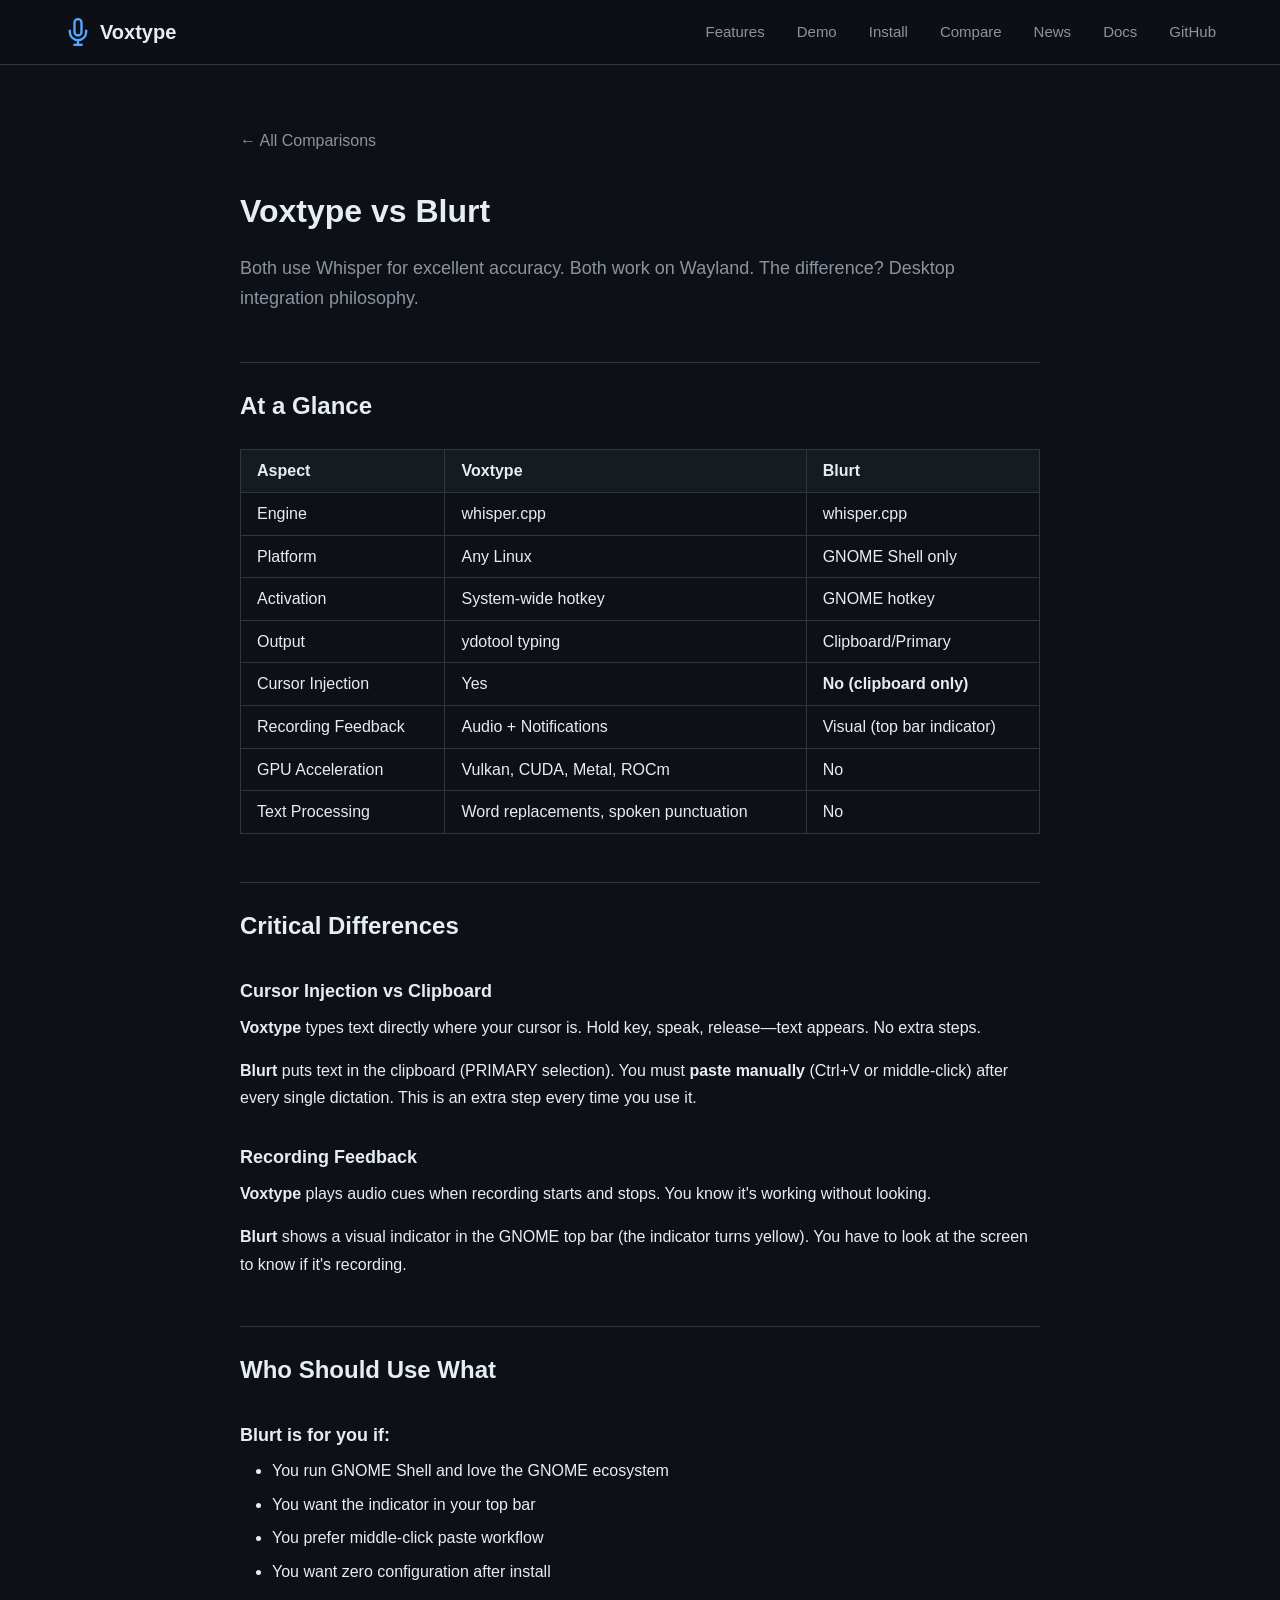
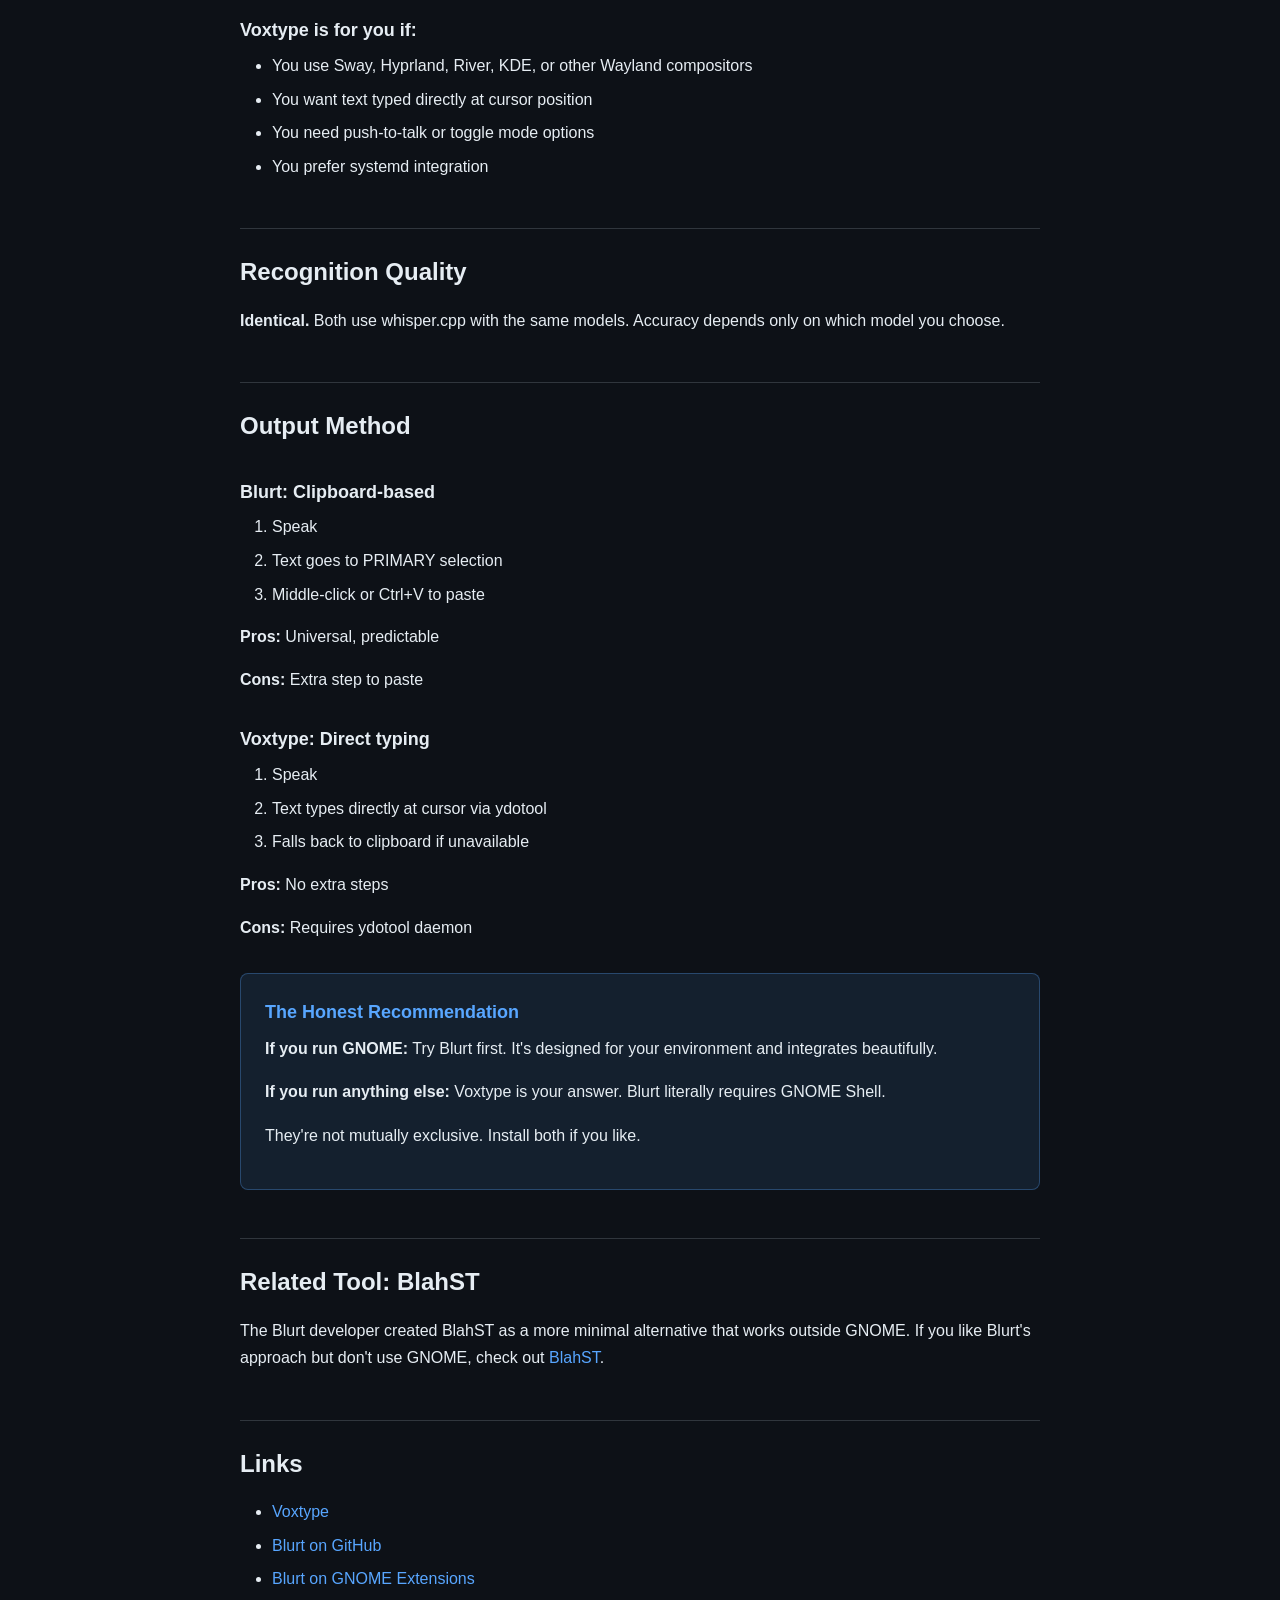
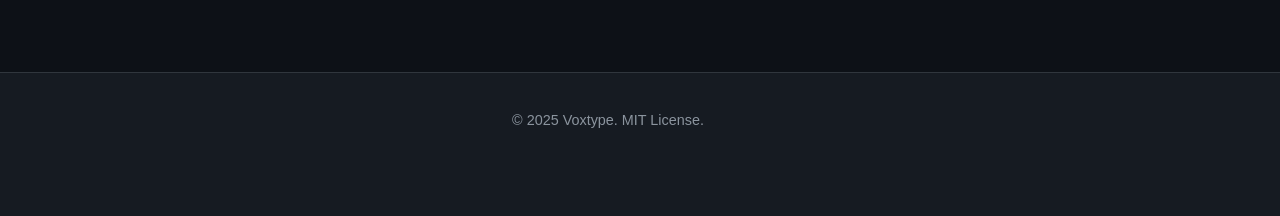
<file: website/compare/blurt.html>
<!DOCTYPE html>
<html lang="en">
<head>
    <meta charset="UTF-8">
    <meta name="viewport" content="width=device-width, initial-scale=1.0">
    <meta name="description" content="Compare Voxtype and Blurt for Linux speech-to-text. Both use Whisper - desktop-agnostic vs GNOME-native.">
    <title>Voxtype vs Blurt | Linux Speech-to-Text Comparison</title>
    <link rel="stylesheet" href="../css/style.css">
    <link rel="stylesheet" href="../css/compare.css">
    <link rel="icon" type="image/svg+xml" href="../images/favicon.svg">
</head>
<body>
    <nav class="navbar">
        <div class="nav-container">
            <a href="../" class="nav-logo">
                <svg class="logo-icon" viewBox="0 0 24 24" fill="none" stroke="currentColor" stroke-width="2">
                    <path d="M12 1a3 3 0 0 0-3 3v8a3 3 0 0 0 6 0V4a3 3 0 0 0-3-3z"/>
                    <path d="M19 10v2a7 7 0 0 1-14 0v-2"/>
                    <line x1="12" y1="19" x2="12" y2="23"/>
                    <line x1="8" y1="23" x2="16" y2="23"/>
                </svg>
                <span>Voxtype</span>
            </a>
            <div class="nav-links">
                <a href="../#features">Features</a>
                <a href="../#demo">Demo</a>
                <a href="../#install">Install</a>
                <a href="./">Compare</a>
                <a href="../news/">News</a>
                <a href="https://github.com/peteonrails/voxtype/tree/main/docs">Docs</a>
                <a href="https://github.com/peteonrails/voxtype" class="nav-github">GitHub</a>
            </div>
        </div>
    </nav>

    <article class="compare-article container">
        <a href="./" class="back-link">&larr; All Comparisons</a>

        <h1>Voxtype vs Blurt</h1>
        <p class="lead">Both use Whisper for excellent accuracy. Both work on Wayland. The difference? Desktop integration philosophy.</p>

        <h2>At a Glance</h2>
        <table class="inline-table">
            <tr>
                <th>Aspect</th>
                <th>Voxtype</th>
                <th>Blurt</th>
            </tr>
            <tr>
                <td>Engine</td>
                <td>whisper.cpp</td>
                <td>whisper.cpp</td>
            </tr>
            <tr>
                <td>Platform</td>
                <td>Any Linux</td>
                <td>GNOME Shell only</td>
            </tr>
            <tr>
                <td>Activation</td>
                <td>System-wide hotkey</td>
                <td>GNOME hotkey</td>
            </tr>
            <tr>
                <td>Output</td>
                <td>ydotool typing</td>
                <td>Clipboard/Primary</td>
            </tr>
            <tr>
                <td>Cursor Injection</td>
                <td>Yes</td>
                <td><strong>No (clipboard only)</strong></td>
            </tr>
            <tr>
                <td>Recording Feedback</td>
                <td>Audio + Notifications</td>
                <td>Visual (top bar indicator)</td>
            </tr>
            <tr>
                <td>GPU Acceleration</td>
                <td>Vulkan, CUDA, Metal, ROCm</td>
                <td>No</td>
            </tr>
            <tr>
                <td>Text Processing</td>
                <td>Word replacements, spoken punctuation</td>
                <td>No</td>
            </tr>
        </table>

        <h2>Critical Differences</h2>

        <h3>Cursor Injection vs Clipboard</h3>
        <p><strong>Voxtype</strong> types text directly where your cursor is. Hold key, speak, release&mdash;text appears. No extra steps.</p>
        <p><strong>Blurt</strong> puts text in the clipboard (PRIMARY selection). You must <strong>paste manually</strong> (Ctrl+V or middle-click) after every single dictation. This is an extra step every time you use it.</p>

        <h3>Recording Feedback</h3>
        <p><strong>Voxtype</strong> plays audio cues when recording starts and stops. You know it's working without looking.</p>
        <p><strong>Blurt</strong> shows a visual indicator in the GNOME top bar (the indicator turns yellow). You have to look at the screen to know if it's recording.</p>

        <h2>Who Should Use What</h2>

        <h3>Blurt is for you if:</h3>
        <ul>
            <li>You run GNOME Shell and love the GNOME ecosystem</li>
            <li>You want the indicator in your top bar</li>
            <li>You prefer middle-click paste workflow</li>
            <li>You want zero configuration after install</li>
        </ul>

        <h3>Voxtype is for you if:</h3>
        <ul>
            <li>You use Sway, Hyprland, River, KDE, or other Wayland compositors</li>
            <li>You want text typed directly at cursor position</li>
            <li>You need push-to-talk or toggle mode options</li>
            <li>You prefer systemd integration</li>
        </ul>

        <h2>Recognition Quality</h2>
        <p><strong>Identical.</strong> Both use whisper.cpp with the same models. Accuracy depends only on which model you choose.</p>

        <h2>Output Method</h2>

        <h3>Blurt: Clipboard-based</h3>
        <ol>
            <li>Speak</li>
            <li>Text goes to PRIMARY selection</li>
            <li>Middle-click or Ctrl+V to paste</li>
        </ol>
        <p><strong>Pros:</strong> Universal, predictable</p>
        <p><strong>Cons:</strong> Extra step to paste</p>

        <h3>Voxtype: Direct typing</h3>
        <ol>
            <li>Speak</li>
            <li>Text types directly at cursor via ydotool</li>
            <li>Falls back to clipboard if unavailable</li>
        </ol>
        <p><strong>Pros:</strong> No extra steps</p>
        <p><strong>Cons:</strong> Requires ydotool daemon</p>

        <div class="verdict-box">
            <h3>The Honest Recommendation</h3>
            <p><strong>If you run GNOME:</strong> Try Blurt first. It's designed for your environment and integrates beautifully.</p>
            <p><strong>If you run anything else:</strong> Voxtype is your answer. Blurt literally requires GNOME Shell.</p>
            <p>They're not mutually exclusive. Install both if you like.</p>
        </div>

        <h2>Related Tool: BlahST</h2>
        <p>The Blurt developer created BlahST as a more minimal alternative that works outside GNOME. If you like Blurt's approach but don't use GNOME, check out <a href="https://github.com/QuantiusBenignus/BlahST">BlahST</a>.</p>

        <h2>Links</h2>
        <ul>
            <li><a href="https://voxtype.io">Voxtype</a></li>
            <li><a href="https://github.com/QuantiusBenignus/blurt">Blurt on GitHub</a></li>
            <li><a href="https://extensions.gnome.org/extension/6742/blurt/">Blurt on GNOME Extensions</a></li>
        </ul>
    </article>

    <footer class="footer">
        <div class="container">
            <div class="footer-content">
                <p>&copy; 2025 Voxtype. MIT License.</p>
            </div>
        </div>
    </footer>
</body>
</html>
</file>
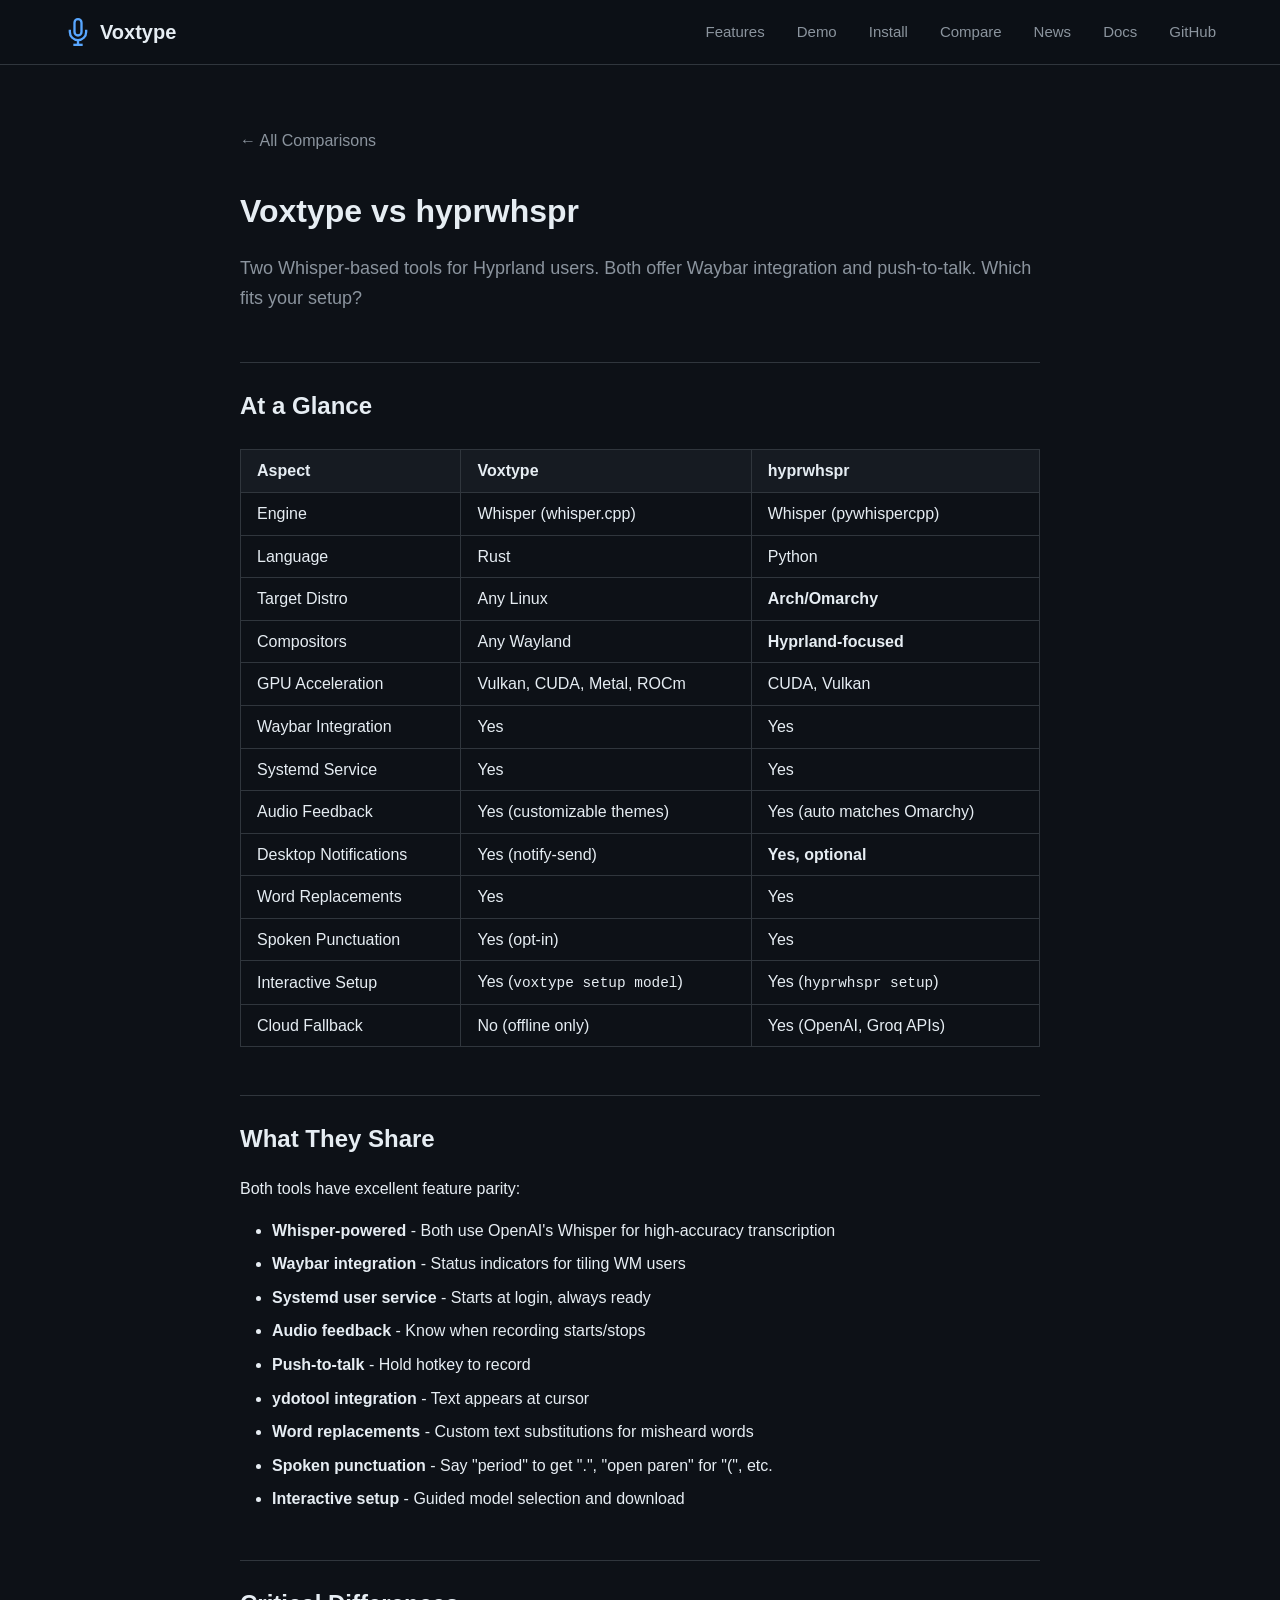
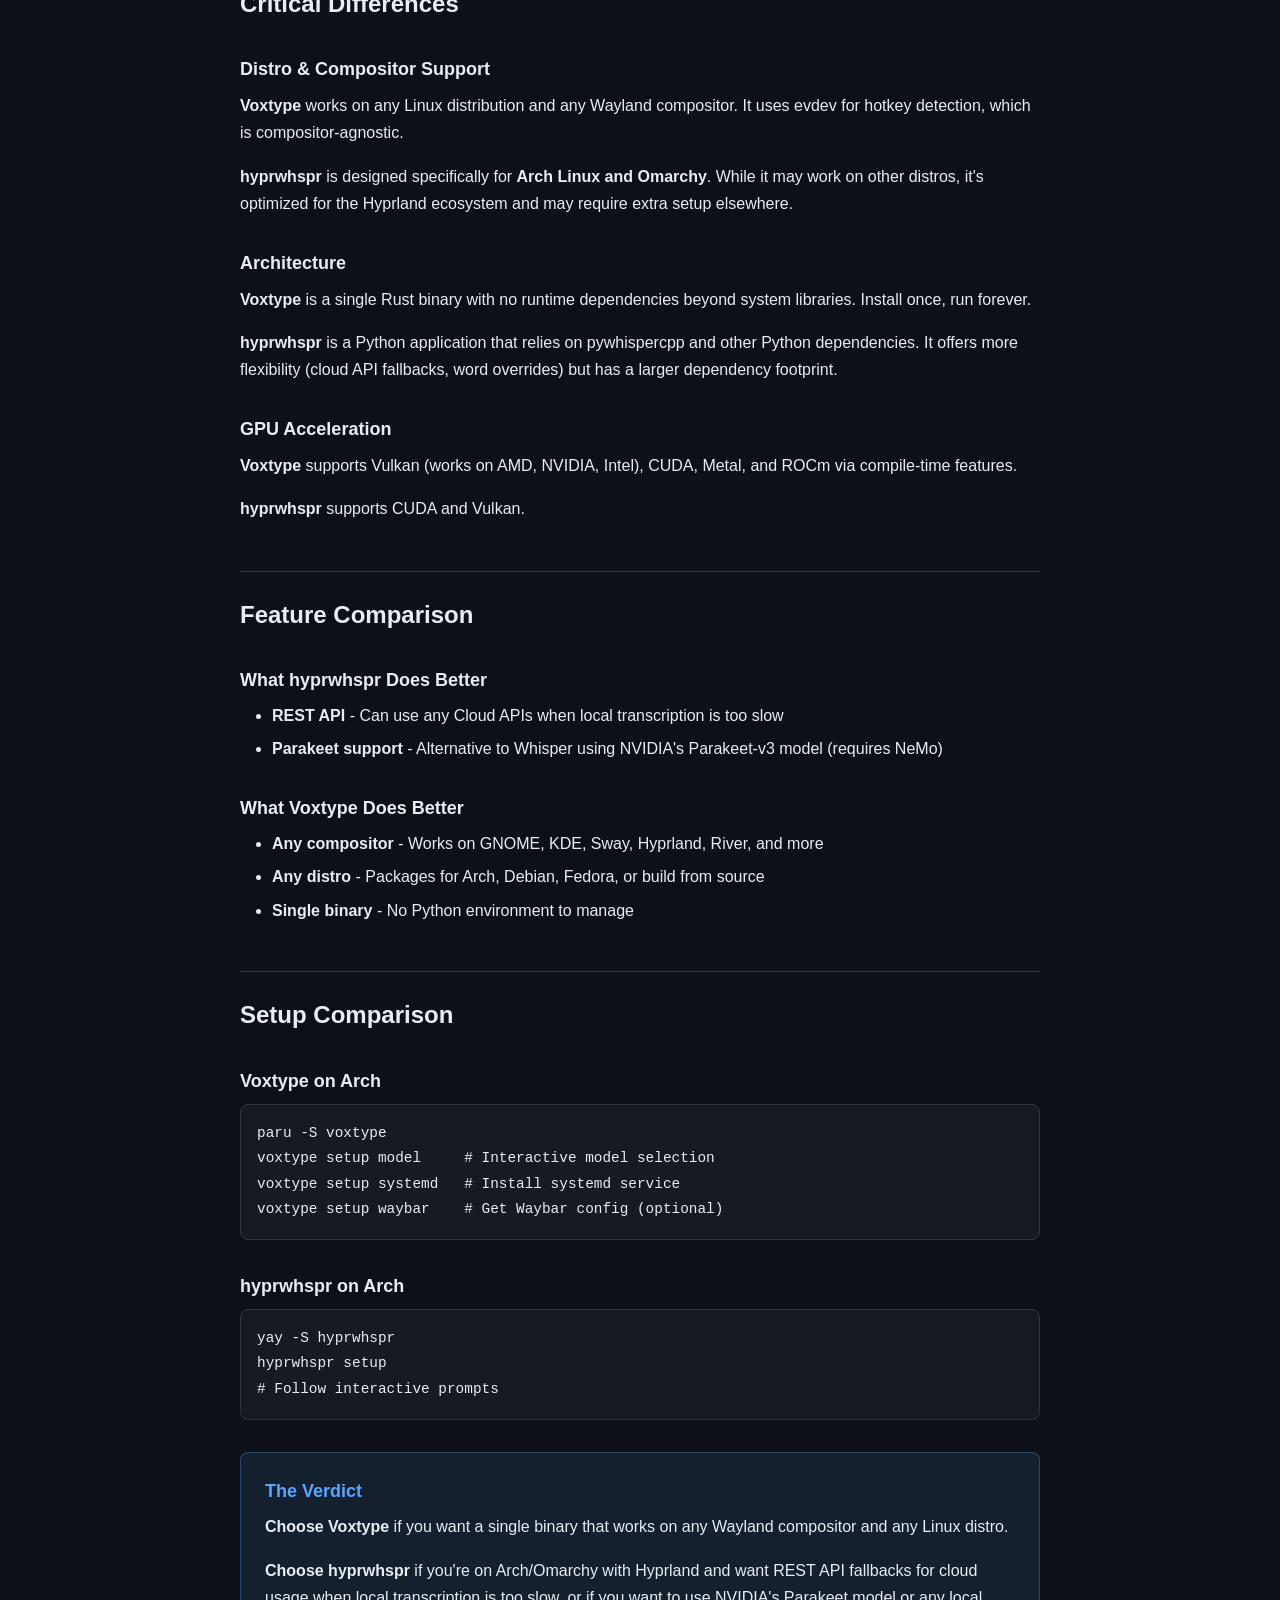
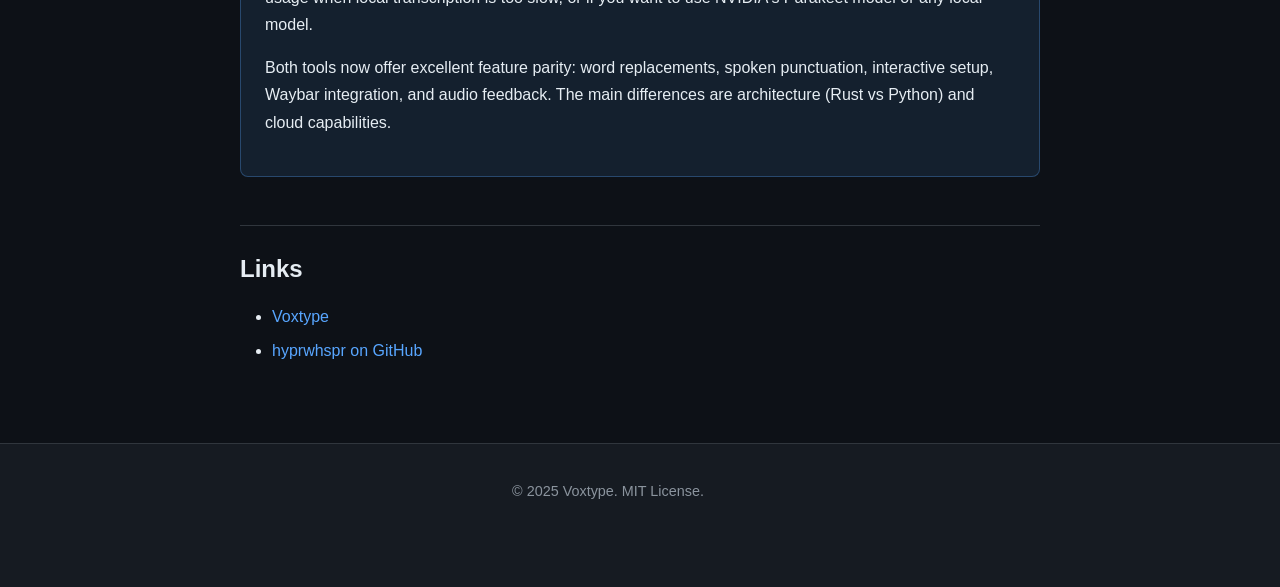
<file: website/compare/hyprwhspr.html>
<!DOCTYPE html>
<html lang="en">
<head>
    <meta charset="UTF-8">
    <meta name="viewport" content="width=device-width, initial-scale=1.0">
    <meta name="description" content="Compare Voxtype and hyprwhspr for Hyprland speech-to-text. Both use Whisper, but different approaches to Wayland integration.">
    <title>Voxtype vs hyprwhspr | Hyprland Speech-to-Text Comparison</title>
    <link rel="stylesheet" href="../css/style.css">
    <link rel="stylesheet" href="../css/compare.css">
    <link rel="icon" type="image/svg+xml" href="../images/favicon.svg">
</head>
<body>
    <nav class="navbar">
        <div class="nav-container">
            <a href="../" class="nav-logo">
                <svg class="logo-icon" viewBox="0 0 24 24" fill="none" stroke="currentColor" stroke-width="2">
                    <path d="M12 1a3 3 0 0 0-3 3v8a3 3 0 0 0 6 0V4a3 3 0 0 0-3-3z"/>
                    <path d="M19 10v2a7 7 0 0 1-14 0v-2"/>
                    <line x1="12" y1="19" x2="12" y2="23"/>
                    <line x1="8" y1="23" x2="16" y2="23"/>
                </svg>
                <span>Voxtype</span>
            </a>
            <div class="nav-links">
                <a href="../#features">Features</a>
                <a href="../#demo">Demo</a>
                <a href="../#install">Install</a>
                <a href="./">Compare</a>
                <a href="../news/">News</a>
                <a href="https://github.com/peteonrails/voxtype/tree/main/docs">Docs</a>
                <a href="https://github.com/peteonrails/voxtype" class="nav-github">GitHub</a>
            </div>
        </div>
    </nav>

    <article class="compare-article container">
        <a href="./" class="back-link">&larr; All Comparisons</a>

        <h1>Voxtype vs hyprwhspr</h1>
        <p class="lead">Two Whisper-based tools for Hyprland users. Both offer Waybar integration and push-to-talk. Which fits your setup?</p>

        <h2>At a Glance</h2>
        <table class="inline-table">
            <tr>
                <th>Aspect</th>
                <th>Voxtype</th>
                <th>hyprwhspr</th>
            </tr>
            <tr>
                <td>Engine</td>
                <td>Whisper (whisper.cpp)</td>
                <td>Whisper (pywhispercpp)</td>
            </tr>
            <tr>
                <td>Language</td>
                <td>Rust</td>
                <td>Python</td>
            </tr>
            <tr>
                <td>Target Distro</td>
                <td>Any Linux</td>
                <td><strong>Arch/Omarchy</strong></td>
            </tr>
            <tr>
                <td>Compositors</td>
                <td>Any Wayland</td>
                <td><strong>Hyprland-focused</strong></td>
            </tr>
            <tr>
                <td>GPU Acceleration</td>
                <td>Vulkan, CUDA, Metal, ROCm</td>
                <td>CUDA, Vulkan</td>
            </tr>
            <tr>
                <td>Waybar Integration</td>
                <td>Yes</td>
                <td>Yes</td>
            </tr>
            <tr>
                <td>Systemd Service</td>
                <td>Yes</td>
                <td>Yes</td>
            </tr>
            <tr>
                <td>Audio Feedback</td>
                <td>Yes (customizable themes)</td>
                <td>Yes (auto matches Omarchy)</td>
            </tr>
            <tr>
                <td>Desktop Notifications</td>
                <td>Yes (notify-send)</td>
                <td><strong>Yes, optional</td>
            </tr>
            <tr>
                <td>Word Replacements</td>
                <td>Yes</td>
                <td>Yes</td>
            </tr>
            <tr>
                <td>Spoken Punctuation</td>
                <td>Yes (opt-in)</td>
                <td>Yes</td>
            </tr>
            <tr>
                <td>Interactive Setup</td>
                <td>Yes (<code>voxtype setup model</code>)</td>
                <td>Yes (<code>hyprwhspr setup</code>)</td>
            </tr>
            <tr>
                <td>Cloud Fallback</td>
                <td>No (offline only)</td>
                <td>Yes (OpenAI, Groq APIs)</td>
            </tr>
        </table>

        <h2>What They Share</h2>
        <p>Both tools have excellent feature parity:</p>
        <ul>
            <li><strong>Whisper-powered</strong> - Both use OpenAI's Whisper for high-accuracy transcription</li>
            <li><strong>Waybar integration</strong> - Status indicators for tiling WM users</li>
            <li><strong>Systemd user service</strong> - Starts at login, always ready</li>
            <li><strong>Audio feedback</strong> - Know when recording starts/stops</li>
            <li><strong>Push-to-talk</strong> - Hold hotkey to record</li>
            <li><strong>ydotool integration</strong> - Text appears at cursor</li>
            <li><strong>Word replacements</strong> - Custom text substitutions for misheard words</li>
            <li><strong>Spoken punctuation</strong> - Say "period" to get ".", "open paren" for "(", etc.</li>
            <li><strong>Interactive setup</strong> - Guided model selection and download</li>
        </ul>

        <h2>Critical Differences</h2>

        <h3>Distro & Compositor Support</h3>
        <p><strong>Voxtype</strong> works on any Linux distribution and any Wayland compositor. It uses evdev for hotkey detection, which is compositor-agnostic.</p>
        <p><strong>hyprwhspr</strong> is designed specifically for <strong>Arch Linux and Omarchy</strong>. While it may work on other distros, it's optimized for the Hyprland ecosystem and may require extra setup elsewhere.</p>

        <h3>Architecture</h3>
        <p><strong>Voxtype</strong> is a single Rust binary with no runtime dependencies beyond system libraries. Install once, run forever.</p>
        <p><strong>hyprwhspr</strong> is a Python application that relies on pywhispercpp and other Python dependencies. It offers more flexibility (cloud API fallbacks, word overrides) but has a larger dependency footprint.</p>

        <h3>GPU Acceleration</h3>
        <p><strong>Voxtype</strong> supports Vulkan (works on AMD, NVIDIA, Intel), CUDA, Metal, and ROCm via compile-time features.</p>
        <p><strong>hyprwhspr</strong> supports CUDA and Vulkan.</p>

        <h2>Feature Comparison</h2>

        <h3>What hyprwhspr Does Better</h3>
        <ul>
            <li><strong>REST API</strong> - Can use any Cloud APIs when local transcription is too slow</li>
            <li><strong>Parakeet support</strong> - Alternative to Whisper using NVIDIA's Parakeet-v3 model (requires NeMo)</li>
        </ul>

        <h3>What Voxtype Does Better</h3>
        <ul>
            <li><strong>Any compositor</strong> - Works on GNOME, KDE, Sway, Hyprland, River, and more</li>
            <li><strong>Any distro</strong> - Packages for Arch, Debian, Fedora, or build from source</li>
            <li><strong>Single binary</strong> - No Python environment to manage</li>
        </ul>

        <h2>Setup Comparison</h2>

        <h3>Voxtype on Arch</h3>
        <pre><code>paru -S voxtype
voxtype setup model     # Interactive model selection
voxtype setup systemd   # Install systemd service
voxtype setup waybar    # Get Waybar config (optional)</code></pre>

        <h3>hyprwhspr on Arch</h3>
        <pre><code>yay -S hyprwhspr
hyprwhspr setup
# Follow interactive prompts</code></pre>

        <div class="verdict-box">
            <h3>The Verdict</h3>
            <p><strong>Choose Voxtype</strong> if you want a single binary that works on any Wayland compositor and any Linux distro.</p>
            <p><strong>Choose hyprwhspr</strong> if you're on Arch/Omarchy with Hyprland and want REST API fallbacks for cloud usage when local transcription is too slow, or if you want to use NVIDIA's Parakeet model or any local model.</p>
            <p>Both tools now offer excellent feature parity: word replacements, spoken punctuation, interactive setup, Waybar integration, and audio feedback. The main differences are architecture (Rust vs Python) and cloud capabilities.</p>
        </div>

        <h2>Links</h2>
        <ul>
            <li><a href="https://voxtype.io">Voxtype</a></li>
            <li><a href="https://github.com/goodroot/hyprwhspr">hyprwhspr on GitHub</a></li>
        </ul>
    </article>

    <footer class="footer">
        <div class="container">
            <div class="footer-content">
                <p>&copy; 2025 Voxtype. MIT License.</p>
            </div>
        </div>
    </footer>
</body>
</html>
</file>
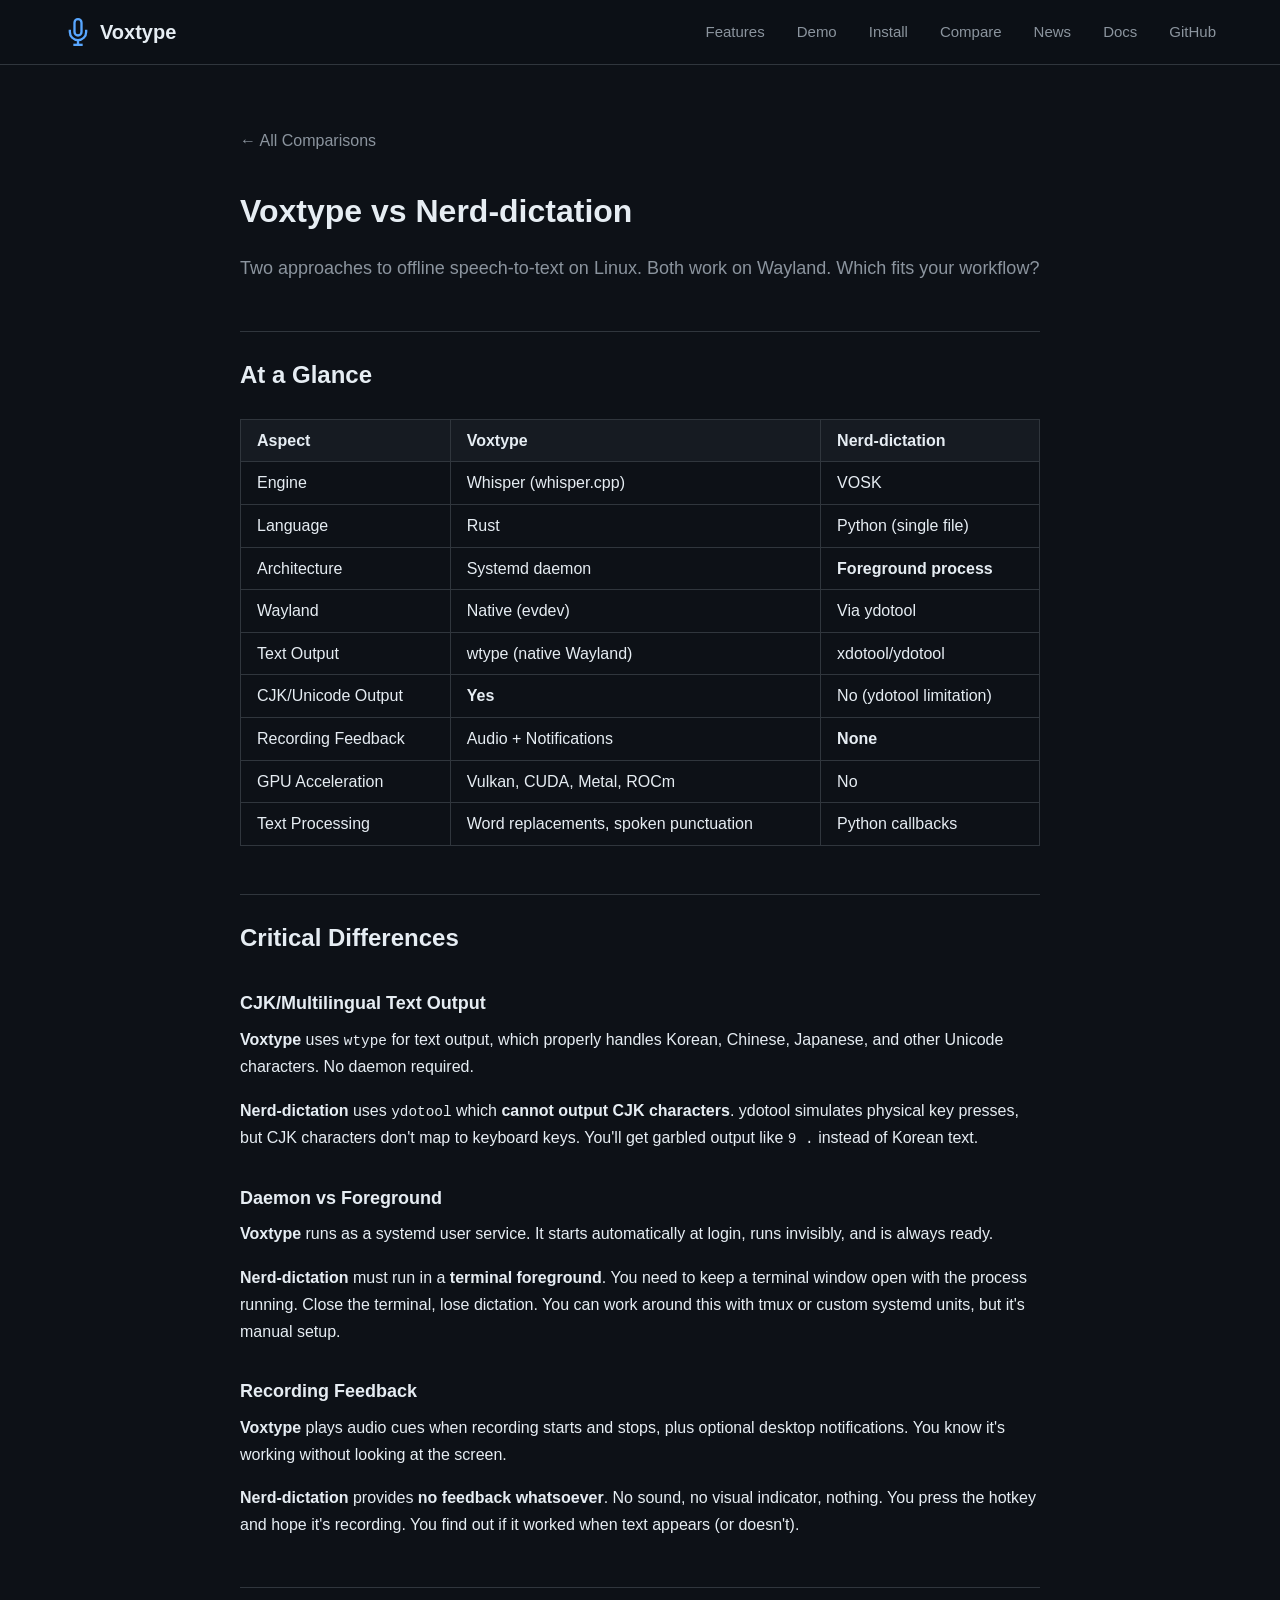
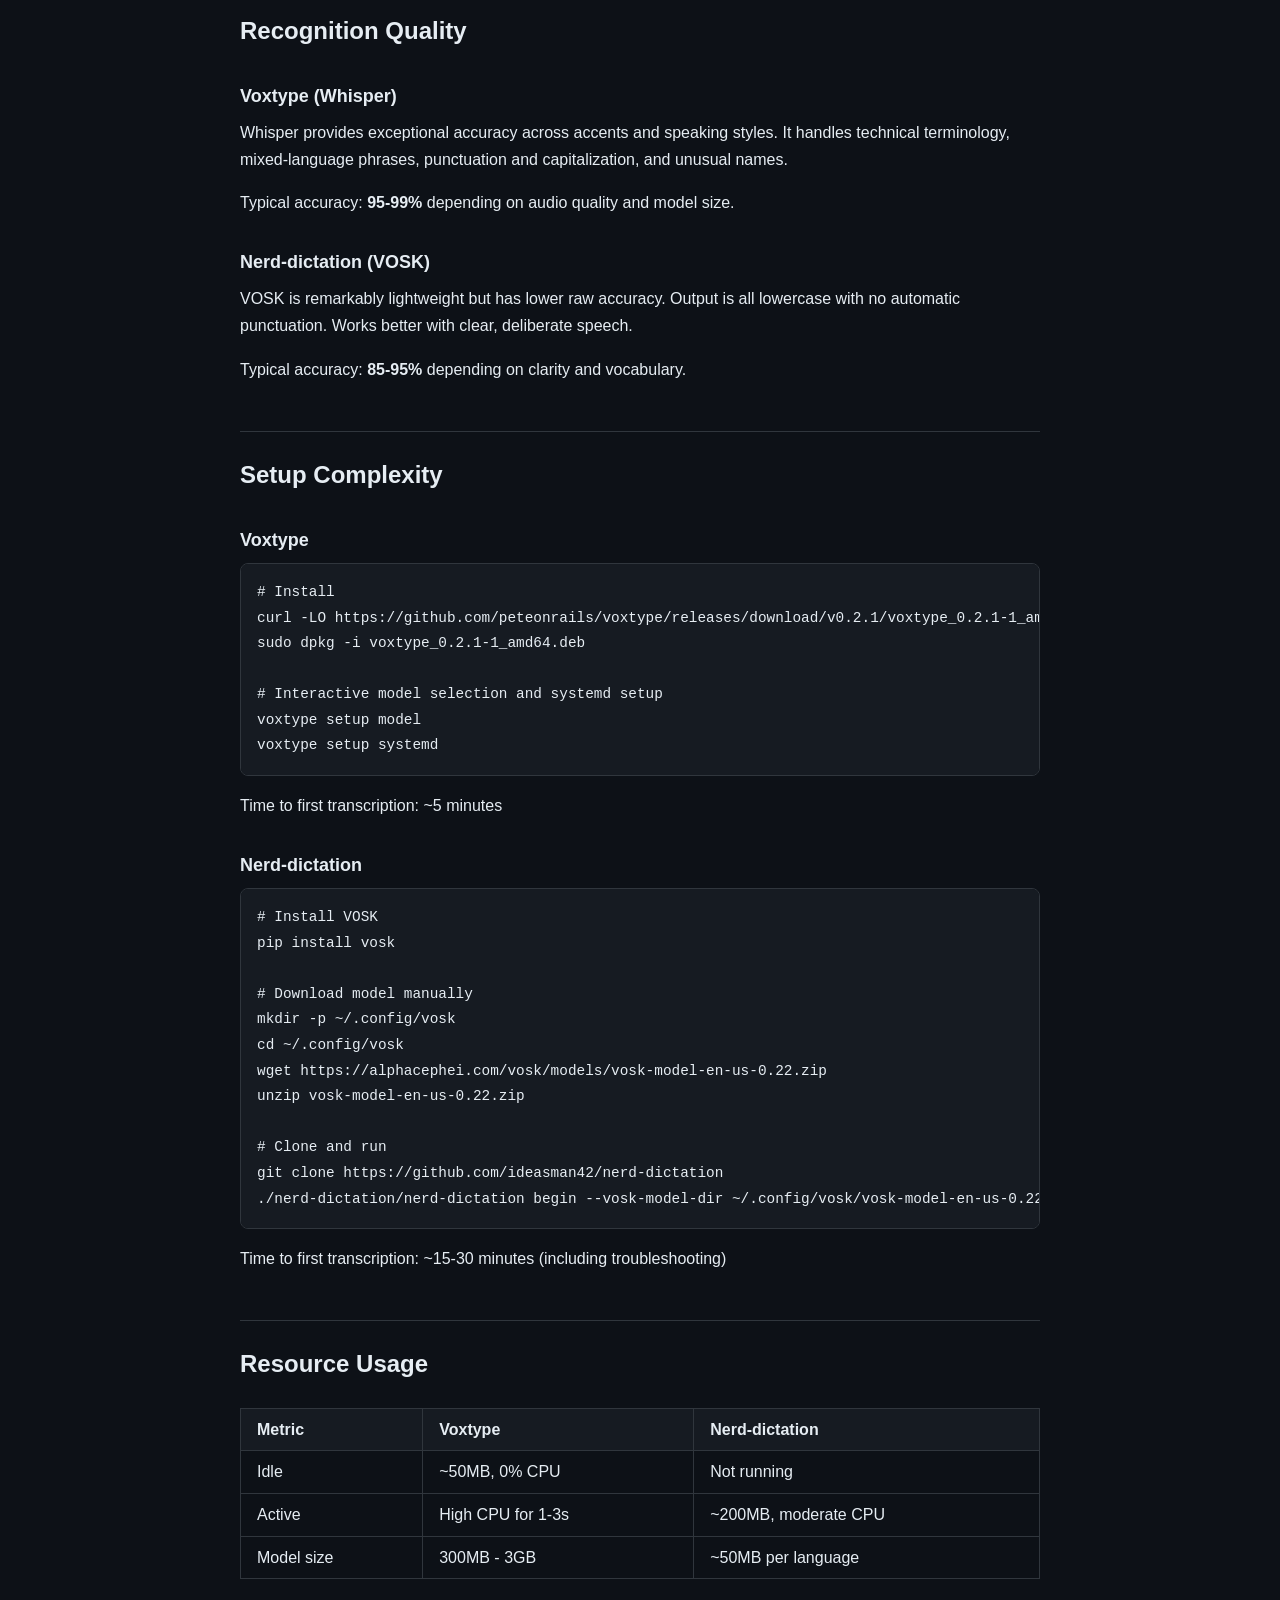
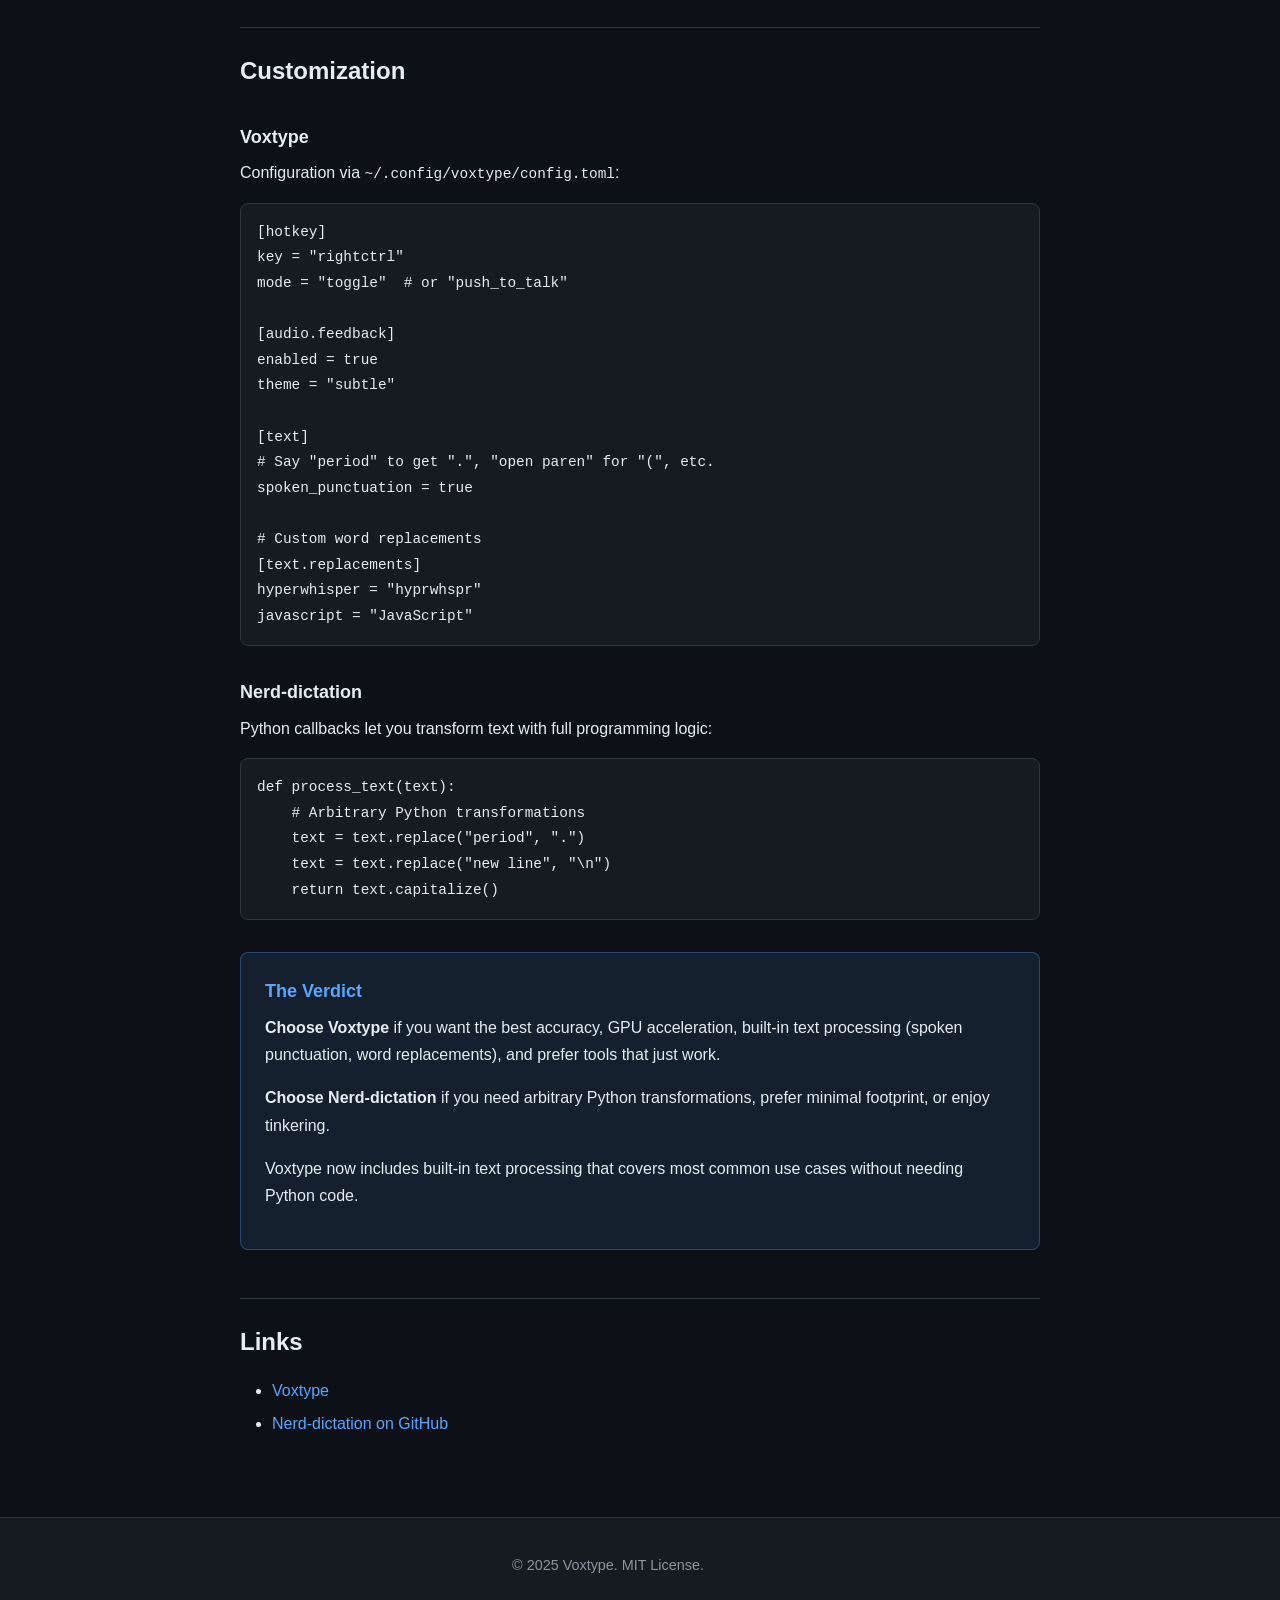
<file: website/compare/nerd-dictation.html>
<!DOCTYPE html>
<html lang="en">
<head>
    <meta charset="UTF-8">
    <meta name="viewport" content="width=device-width, initial-scale=1.0">
    <meta name="description" content="Compare Voxtype and Nerd-dictation for Linux speech-to-text. Whisper accuracy vs VOSK hackability.">
    <title>Voxtype vs Nerd-dictation | Linux Speech-to-Text Comparison</title>
    <link rel="stylesheet" href="../css/style.css">
    <link rel="stylesheet" href="../css/compare.css">
    <link rel="icon" type="image/svg+xml" href="../images/favicon.svg">
</head>
<body>
    <nav class="navbar">
        <div class="nav-container">
            <a href="../" class="nav-logo">
                <svg class="logo-icon" viewBox="0 0 24 24" fill="none" stroke="currentColor" stroke-width="2">
                    <path d="M12 1a3 3 0 0 0-3 3v8a3 3 0 0 0 6 0V4a3 3 0 0 0-3-3z"/>
                    <path d="M19 10v2a7 7 0 0 1-14 0v-2"/>
                    <line x1="12" y1="19" x2="12" y2="23"/>
                    <line x1="8" y1="23" x2="16" y2="23"/>
                </svg>
                <span>Voxtype</span>
            </a>
            <div class="nav-links">
                <a href="../#features">Features</a>
                <a href="../#demo">Demo</a>
                <a href="../#install">Install</a>
                <a href="./">Compare</a>
                <a href="../news/">News</a>
                <a href="https://github.com/peteonrails/voxtype/tree/main/docs">Docs</a>
                <a href="https://github.com/peteonrails/voxtype" class="nav-github">GitHub</a>
            </div>
        </div>
    </nav>

    <article class="compare-article container">
        <a href="./" class="back-link">&larr; All Comparisons</a>

        <h1>Voxtype vs Nerd-dictation</h1>
        <p class="lead">Two approaches to offline speech-to-text on Linux. Both work on Wayland. Which fits your workflow?</p>

        <h2>At a Glance</h2>
        <table class="inline-table">
            <tr>
                <th>Aspect</th>
                <th>Voxtype</th>
                <th>Nerd-dictation</th>
            </tr>
            <tr>
                <td>Engine</td>
                <td>Whisper (whisper.cpp)</td>
                <td>VOSK</td>
            </tr>
            <tr>
                <td>Language</td>
                <td>Rust</td>
                <td>Python (single file)</td>
            </tr>
            <tr>
                <td>Architecture</td>
                <td>Systemd daemon</td>
                <td><strong>Foreground process</strong></td>
            </tr>
            <tr>
                <td>Wayland</td>
                <td>Native (evdev)</td>
                <td>Via ydotool</td>
            </tr>
            <tr>
                <td>Text Output</td>
                <td>wtype (native Wayland)</td>
                <td>xdotool/ydotool</td>
            </tr>
            <tr>
                <td>CJK/Unicode Output</td>
                <td><strong>Yes</strong></td>
                <td>No (ydotool limitation)</td>
            </tr>
            <tr>
                <td>Recording Feedback</td>
                <td>Audio + Notifications</td>
                <td><strong>None</strong></td>
            </tr>
            <tr>
                <td>GPU Acceleration</td>
                <td>Vulkan, CUDA, Metal, ROCm</td>
                <td>No</td>
            </tr>
            <tr>
                <td>Text Processing</td>
                <td>Word replacements, spoken punctuation</td>
                <td>Python callbacks</td>
            </tr>
        </table>

        <h2>Critical Differences</h2>

        <h3>CJK/Multilingual Text Output</h3>
        <p><strong>Voxtype</strong> uses <code>wtype</code> for text output, which properly handles Korean, Chinese, Japanese, and other Unicode characters. No daemon required.</p>
        <p><strong>Nerd-dictation</strong> uses <code>ydotool</code> which <strong>cannot output CJK characters</strong>. ydotool simulates physical key presses, but CJK characters don't map to keyboard keys. You'll get garbled output like <code> 9 .</code> instead of Korean text.</p>

        <h3>Daemon vs Foreground</h3>
        <p><strong>Voxtype</strong> runs as a systemd user service. It starts automatically at login, runs invisibly, and is always ready.</p>
        <p><strong>Nerd-dictation</strong> must run in a <strong>terminal foreground</strong>. You need to keep a terminal window open with the process running. Close the terminal, lose dictation. You can work around this with tmux or custom systemd units, but it's manual setup.</p>

        <h3>Recording Feedback</h3>
        <p><strong>Voxtype</strong> plays audio cues when recording starts and stops, plus optional desktop notifications. You know it's working without looking at the screen.</p>
        <p><strong>Nerd-dictation</strong> provides <strong>no feedback whatsoever</strong>. No sound, no visual indicator, nothing. You press the hotkey and hope it's recording. You find out if it worked when text appears (or doesn't).</p>

        <h2>Recognition Quality</h2>

        <h3>Voxtype (Whisper)</h3>
        <p>Whisper provides exceptional accuracy across accents and speaking styles. It handles technical terminology, mixed-language phrases, punctuation and capitalization, and unusual names.</p>
        <p>Typical accuracy: <strong>95-99%</strong> depending on audio quality and model size.</p>

        <h3>Nerd-dictation (VOSK)</h3>
        <p>VOSK is remarkably lightweight but has lower raw accuracy. Output is all lowercase with no automatic punctuation. Works better with clear, deliberate speech.</p>
        <p>Typical accuracy: <strong>85-95%</strong> depending on clarity and vocabulary.</p>

        <h2>Setup Complexity</h2>

        <h3>Voxtype</h3>
        <pre><code># Install
curl -LO https://github.com/peteonrails/voxtype/releases/download/v0.2.1/voxtype_0.2.1-1_amd64.deb
sudo dpkg -i voxtype_0.2.1-1_amd64.deb

# Interactive model selection and systemd setup
voxtype setup model
voxtype setup systemd</code></pre>
        <p>Time to first transcription: ~5 minutes</p>

        <h3>Nerd-dictation</h3>
        <pre><code># Install VOSK
pip install vosk

# Download model manually
mkdir -p ~/.config/vosk
cd ~/.config/vosk
wget https://alphacephei.com/vosk/models/vosk-model-en-us-0.22.zip
unzip vosk-model-en-us-0.22.zip

# Clone and run
git clone https://github.com/ideasman42/nerd-dictation
./nerd-dictation/nerd-dictation begin --vosk-model-dir ~/.config/vosk/vosk-model-en-us-0.22</code></pre>
        <p>Time to first transcription: ~15-30 minutes (including troubleshooting)</p>

        <h2>Resource Usage</h2>
        <table class="inline-table">
            <tr>
                <th>Metric</th>
                <th>Voxtype</th>
                <th>Nerd-dictation</th>
            </tr>
            <tr>
                <td>Idle</td>
                <td>~50MB, 0% CPU</td>
                <td>Not running</td>
            </tr>
            <tr>
                <td>Active</td>
                <td>High CPU for 1-3s</td>
                <td>~200MB, moderate CPU</td>
            </tr>
            <tr>
                <td>Model size</td>
                <td>300MB - 3GB</td>
                <td>~50MB per language</td>
            </tr>
        </table>

        <h2>Customization</h2>

        <h3>Voxtype</h3>
        <p>Configuration via <code>~/.config/voxtype/config.toml</code>:</p>
        <pre><code>[hotkey]
key = "rightctrl"
mode = "toggle"  # or "push_to_talk"

[audio.feedback]
enabled = true
theme = "subtle"

[text]
# Say "period" to get ".", "open paren" for "(", etc.
spoken_punctuation = true

# Custom word replacements
[text.replacements]
hyperwhisper = "hyprwhspr"
javascript = "JavaScript"</code></pre>

        <h3>Nerd-dictation</h3>
        <p>Python callbacks let you transform text with full programming logic:</p>
        <pre><code>def process_text(text):
    # Arbitrary Python transformations
    text = text.replace("period", ".")
    text = text.replace("new line", "\n")
    return text.capitalize()</code></pre>

        <div class="verdict-box">
            <h3>The Verdict</h3>
            <p><strong>Choose Voxtype</strong> if you want the best accuracy, GPU acceleration, built-in text processing (spoken punctuation, word replacements), and prefer tools that just work.</p>
            <p><strong>Choose Nerd-dictation</strong> if you need arbitrary Python transformations, prefer minimal footprint, or enjoy tinkering.</p>
            <p>Voxtype now includes built-in text processing that covers most common use cases without needing Python code.</p>
        </div>

        <h2>Links</h2>
        <ul>
            <li><a href="https://voxtype.io">Voxtype</a></li>
            <li><a href="https://github.com/ideasman42/nerd-dictation">Nerd-dictation on GitHub</a></li>
        </ul>
    </article>

    <footer class="footer">
        <div class="container">
            <div class="footer-content">
                <p>&copy; 2025 Voxtype. MIT License.</p>
            </div>
        </div>
    </footer>
</body>
</html>
</file>
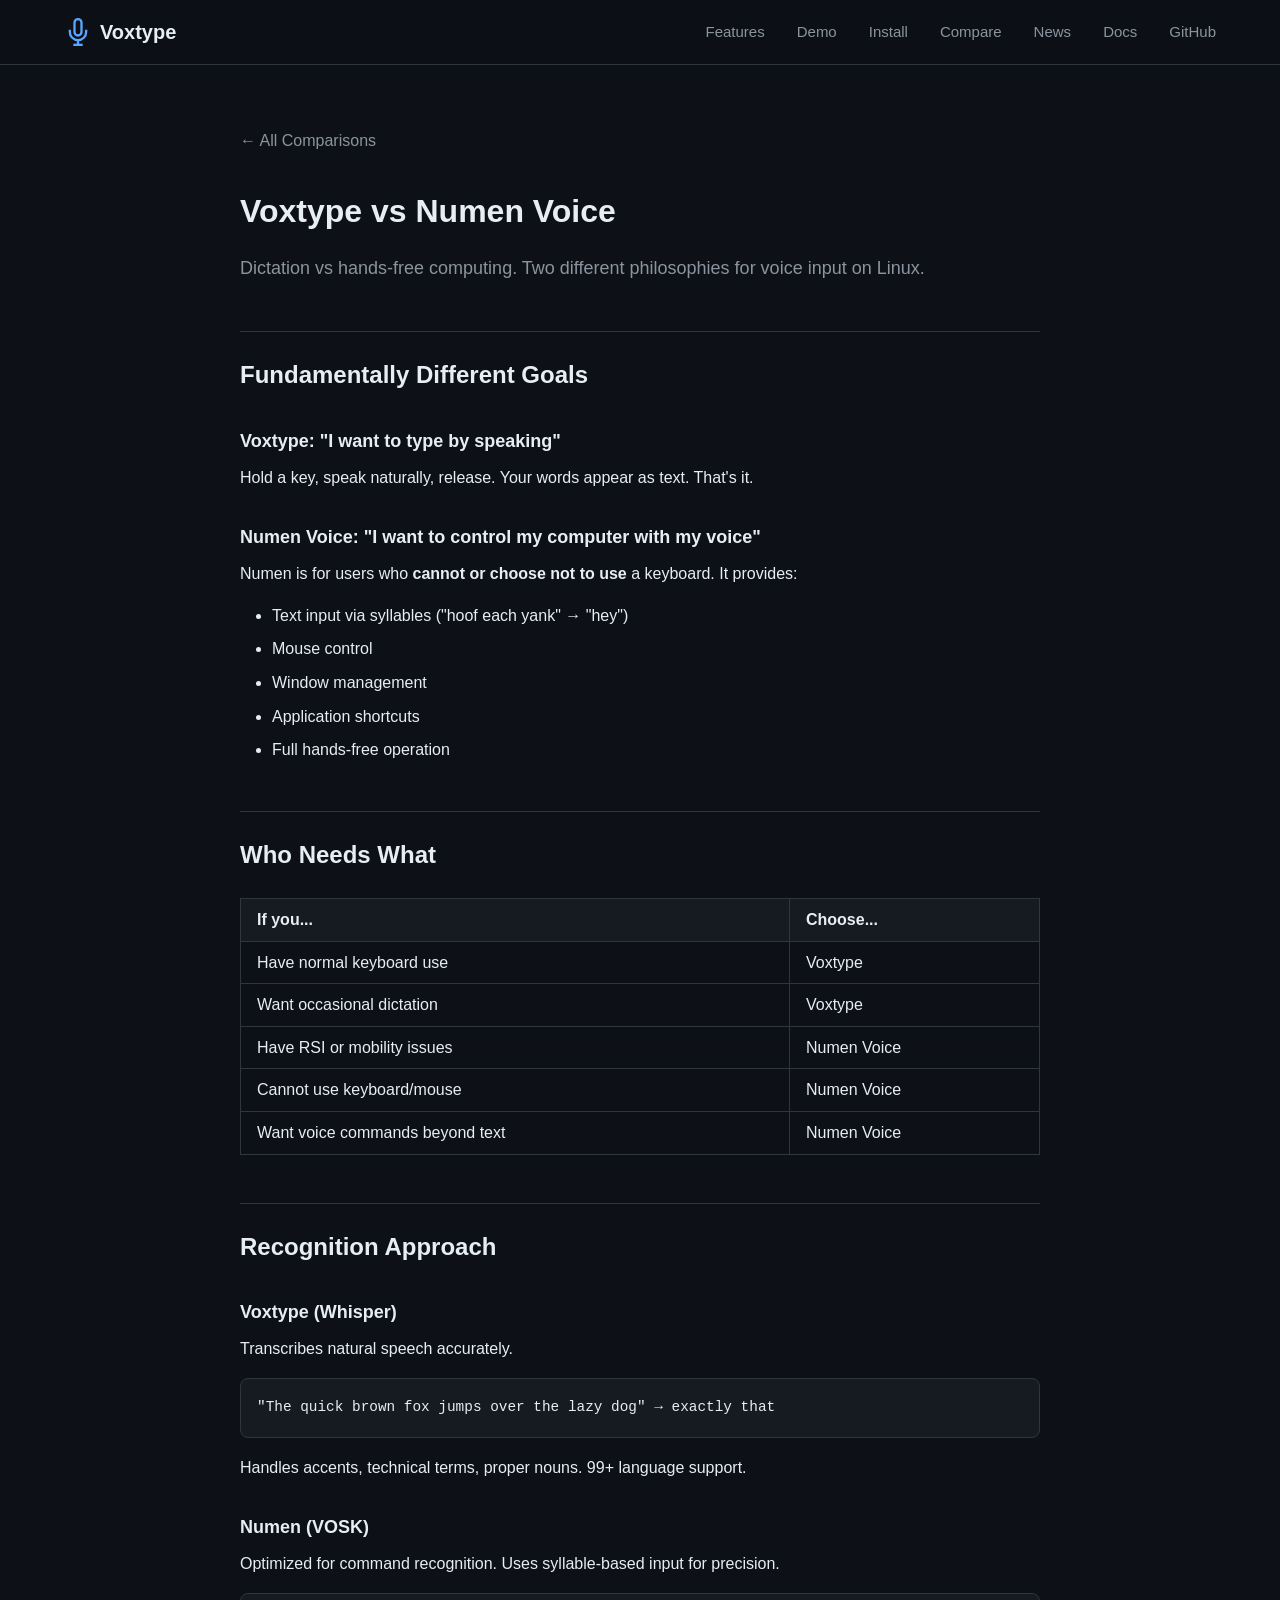
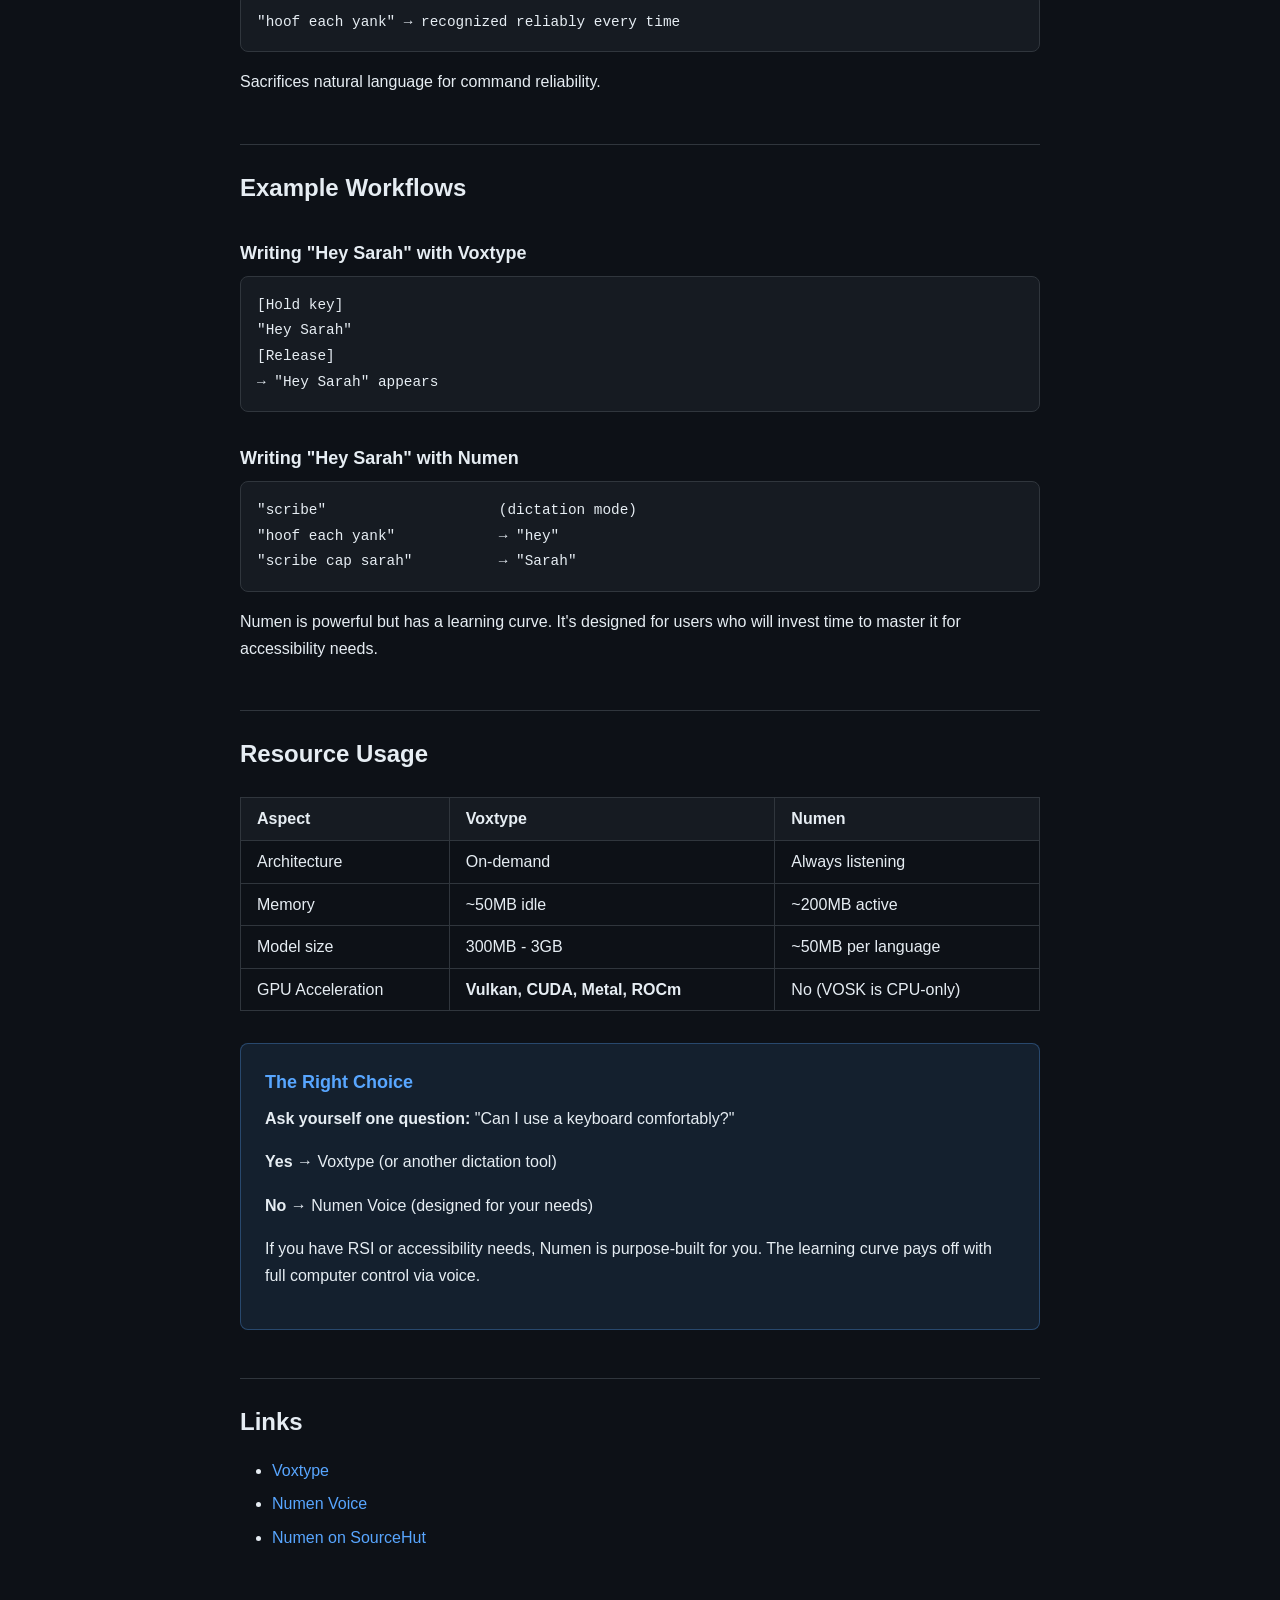
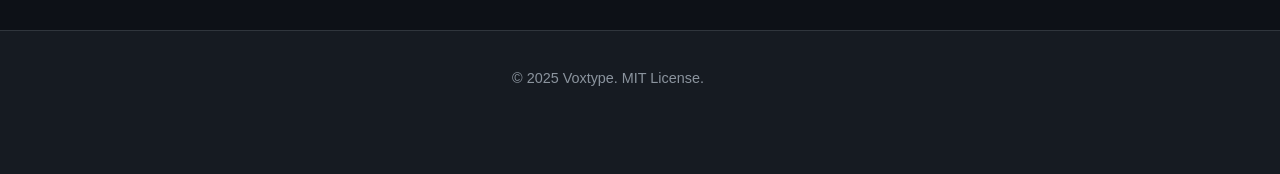
<file: website/compare/numen.html>
<!DOCTYPE html>
<html lang="en">
<head>
    <meta charset="UTF-8">
    <meta name="viewport" content="width=device-width, initial-scale=1.0">
    <meta name="description" content="Compare Voxtype and Numen Voice for Linux. Dictation vs hands-free computer control.">
    <title>Voxtype vs Numen Voice | Linux Speech-to-Text Comparison</title>
    <link rel="stylesheet" href="../css/style.css">
    <link rel="stylesheet" href="../css/compare.css">
    <link rel="icon" type="image/svg+xml" href="../images/favicon.svg">
</head>
<body>
    <nav class="navbar">
        <div class="nav-container">
            <a href="../" class="nav-logo">
                <svg class="logo-icon" viewBox="0 0 24 24" fill="none" stroke="currentColor" stroke-width="2">
                    <path d="M12 1a3 3 0 0 0-3 3v8a3 3 0 0 0 6 0V4a3 3 0 0 0-3-3z"/>
                    <path d="M19 10v2a7 7 0 0 1-14 0v-2"/>
                    <line x1="12" y1="19" x2="12" y2="23"/>
                    <line x1="8" y1="23" x2="16" y2="23"/>
                </svg>
                <span>Voxtype</span>
            </a>
            <div class="nav-links">
                <a href="../#features">Features</a>
                <a href="../#demo">Demo</a>
                <a href="../#install">Install</a>
                <a href="./">Compare</a>
                <a href="../news/">News</a>
                <a href="https://github.com/peteonrails/voxtype/tree/main/docs">Docs</a>
                <a href="https://github.com/peteonrails/voxtype" class="nav-github">GitHub</a>
            </div>
        </div>
    </nav>

    <article class="compare-article container">
        <a href="./" class="back-link">&larr; All Comparisons</a>

        <h1>Voxtype vs Numen Voice</h1>
        <p class="lead">Dictation vs hands-free computing. Two different philosophies for voice input on Linux.</p>

        <h2>Fundamentally Different Goals</h2>

        <h3>Voxtype: "I want to type by speaking"</h3>
        <p>Hold a key, speak naturally, release. Your words appear as text. That's it.</p>

        <h3>Numen Voice: "I want to control my computer with my voice"</h3>
        <p>Numen is for users who <strong>cannot or choose not to use</strong> a keyboard. It provides:</p>
        <ul>
            <li>Text input via syllables ("hoof each yank" &rarr; "hey")</li>
            <li>Mouse control</li>
            <li>Window management</li>
            <li>Application shortcuts</li>
            <li>Full hands-free operation</li>
        </ul>

        <h2>Who Needs What</h2>
        <table class="inline-table">
            <tr>
                <th>If you...</th>
                <th>Choose...</th>
            </tr>
            <tr>
                <td>Have normal keyboard use</td>
                <td>Voxtype</td>
            </tr>
            <tr>
                <td>Want occasional dictation</td>
                <td>Voxtype</td>
            </tr>
            <tr>
                <td>Have RSI or mobility issues</td>
                <td>Numen Voice</td>
            </tr>
            <tr>
                <td>Cannot use keyboard/mouse</td>
                <td>Numen Voice</td>
            </tr>
            <tr>
                <td>Want voice commands beyond text</td>
                <td>Numen Voice</td>
            </tr>
        </table>

        <h2>Recognition Approach</h2>

        <h3>Voxtype (Whisper)</h3>
        <p>Transcribes natural speech accurately.</p>
        <pre><code>"The quick brown fox jumps over the lazy dog" &rarr; exactly that</code></pre>
        <p>Handles accents, technical terms, proper nouns. 99+ language support.</p>

        <h3>Numen (VOSK)</h3>
        <p>Optimized for command recognition. Uses syllable-based input for precision.</p>
        <pre><code>"hoof each yank" &rarr; recognized reliably every time</code></pre>
        <p>Sacrifices natural language for command reliability.</p>

        <h2>Example Workflows</h2>

        <h3>Writing "Hey Sarah" with Voxtype</h3>
        <pre><code>[Hold key]
"Hey Sarah"
[Release]
&rarr; "Hey Sarah" appears</code></pre>

        <h3>Writing "Hey Sarah" with Numen</h3>
        <pre><code>"scribe"                    (dictation mode)
"hoof each yank"            &rarr; "hey"
"scribe cap sarah"          &rarr; "Sarah"</code></pre>
        <p>Numen is powerful but has a learning curve. It's designed for users who will invest time to master it for accessibility needs.</p>

        <h2>Resource Usage</h2>
        <table class="inline-table">
            <tr>
                <th>Aspect</th>
                <th>Voxtype</th>
                <th>Numen</th>
            </tr>
            <tr>
                <td>Architecture</td>
                <td>On-demand</td>
                <td>Always listening</td>
            </tr>
            <tr>
                <td>Memory</td>
                <td>~50MB idle</td>
                <td>~200MB active</td>
            </tr>
            <tr>
                <td>Model size</td>
                <td>300MB - 3GB</td>
                <td>~50MB per language</td>
            </tr>
            <tr>
                <td>GPU Acceleration</td>
                <td><strong>Vulkan, CUDA, Metal, ROCm</strong></td>
                <td>No (VOSK is CPU-only)</td>
            </tr>
        </table>

        <div class="verdict-box">
            <h3>The Right Choice</h3>
            <p><strong>Ask yourself one question:</strong> "Can I use a keyboard comfortably?"</p>
            <p><strong>Yes</strong> &rarr; Voxtype (or another dictation tool)</p>
            <p><strong>No</strong> &rarr; Numen Voice (designed for your needs)</p>
            <p>If you have RSI or accessibility needs, Numen is purpose-built for you. The learning curve pays off with full computer control via voice.</p>
        </div>

        <h2>Links</h2>
        <ul>
            <li><a href="https://voxtype.io">Voxtype</a></li>
            <li><a href="https://numenvoice.org/">Numen Voice</a></li>
            <li><a href="https://sr.ht/~geb/numen/">Numen on SourceHut</a></li>
        </ul>
    </article>

    <footer class="footer">
        <div class="container">
            <div class="footer-content">
                <p>&copy; 2025 Voxtype. MIT License.</p>
            </div>
        </div>
    </footer>
</body>
</html>
</file>
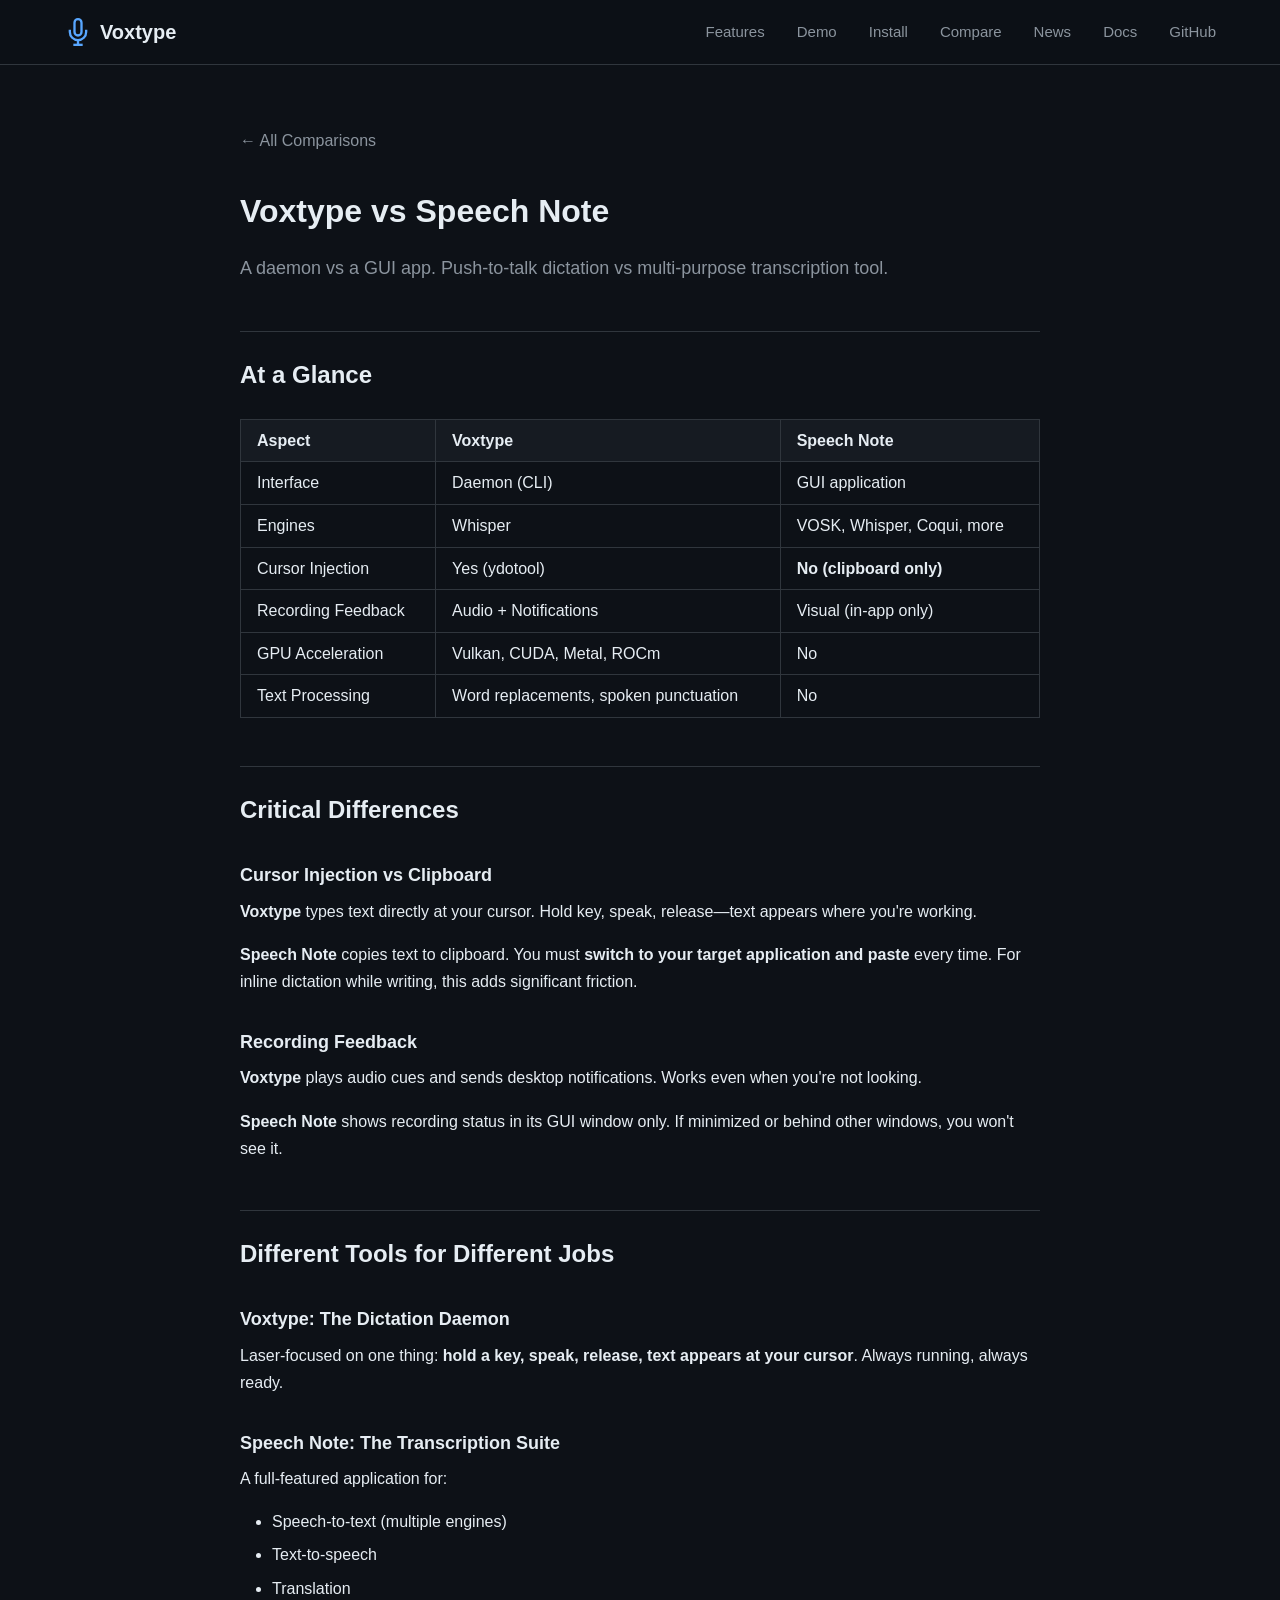
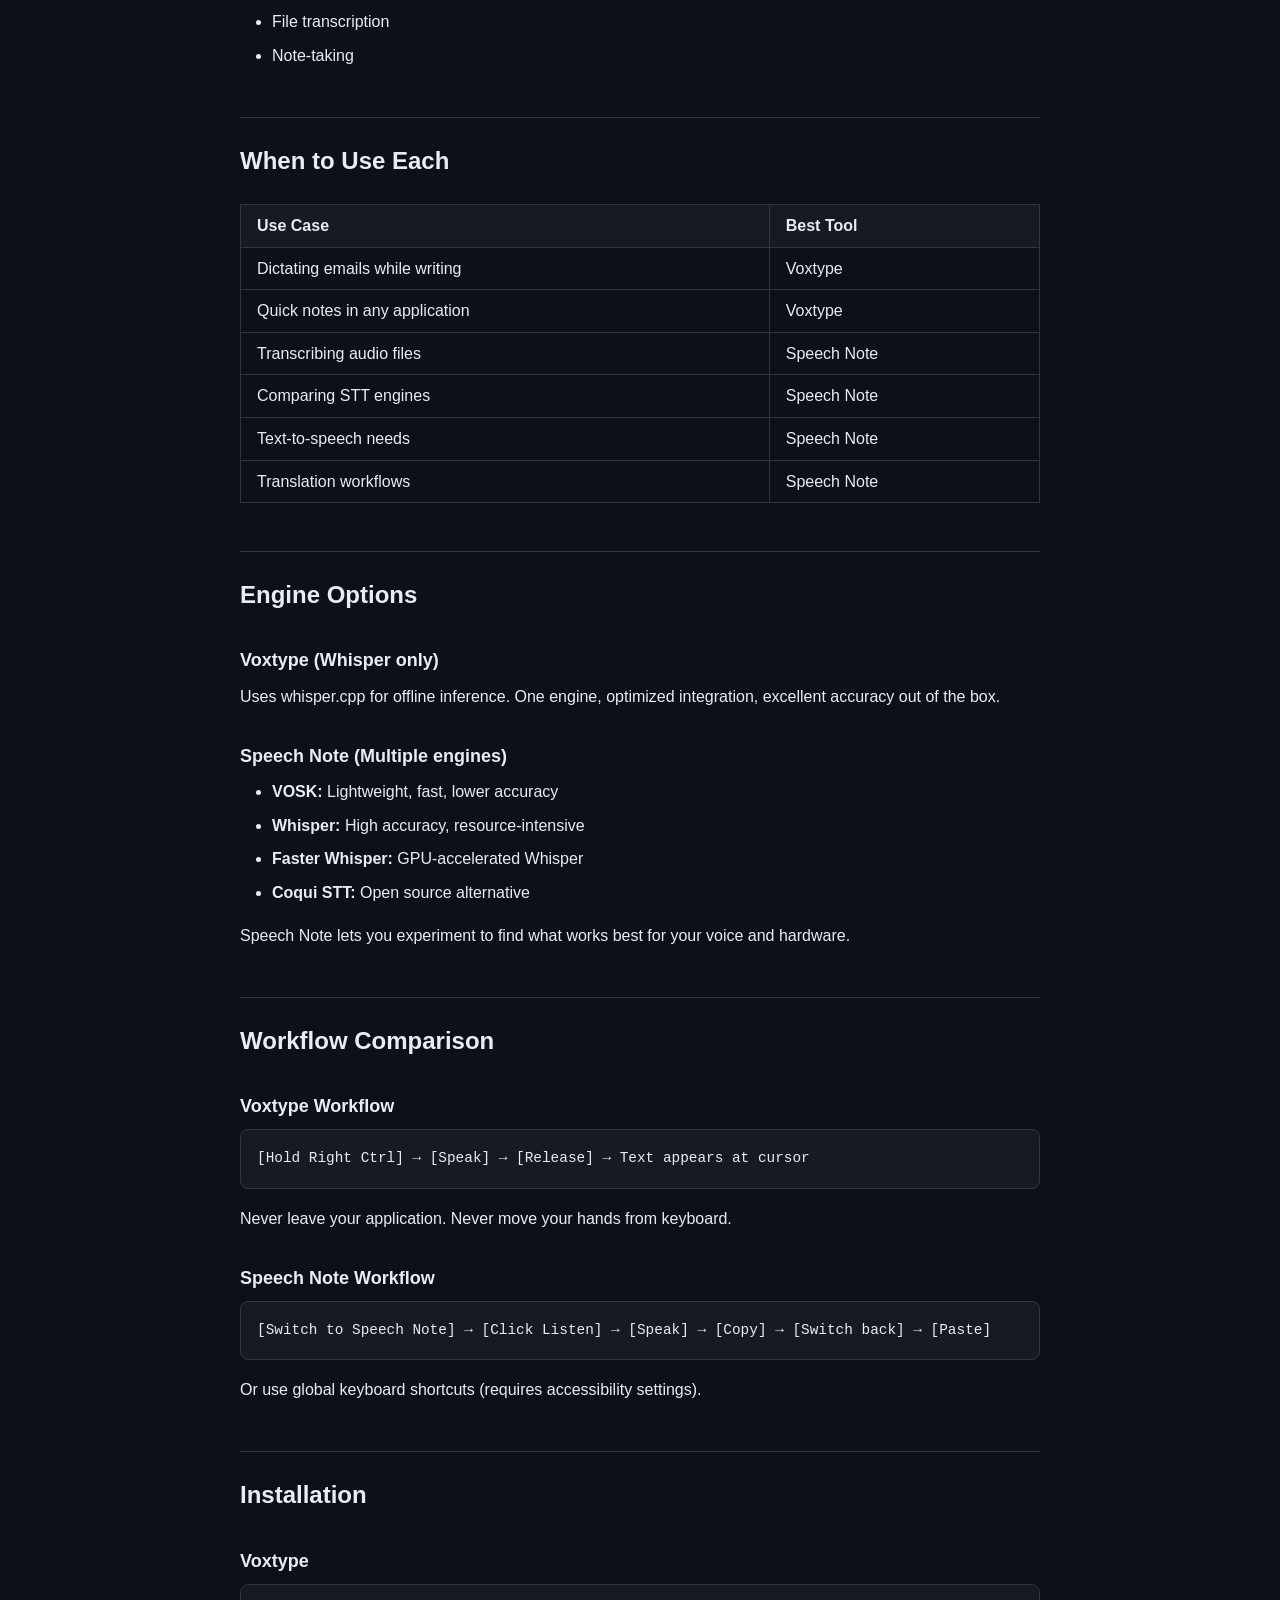
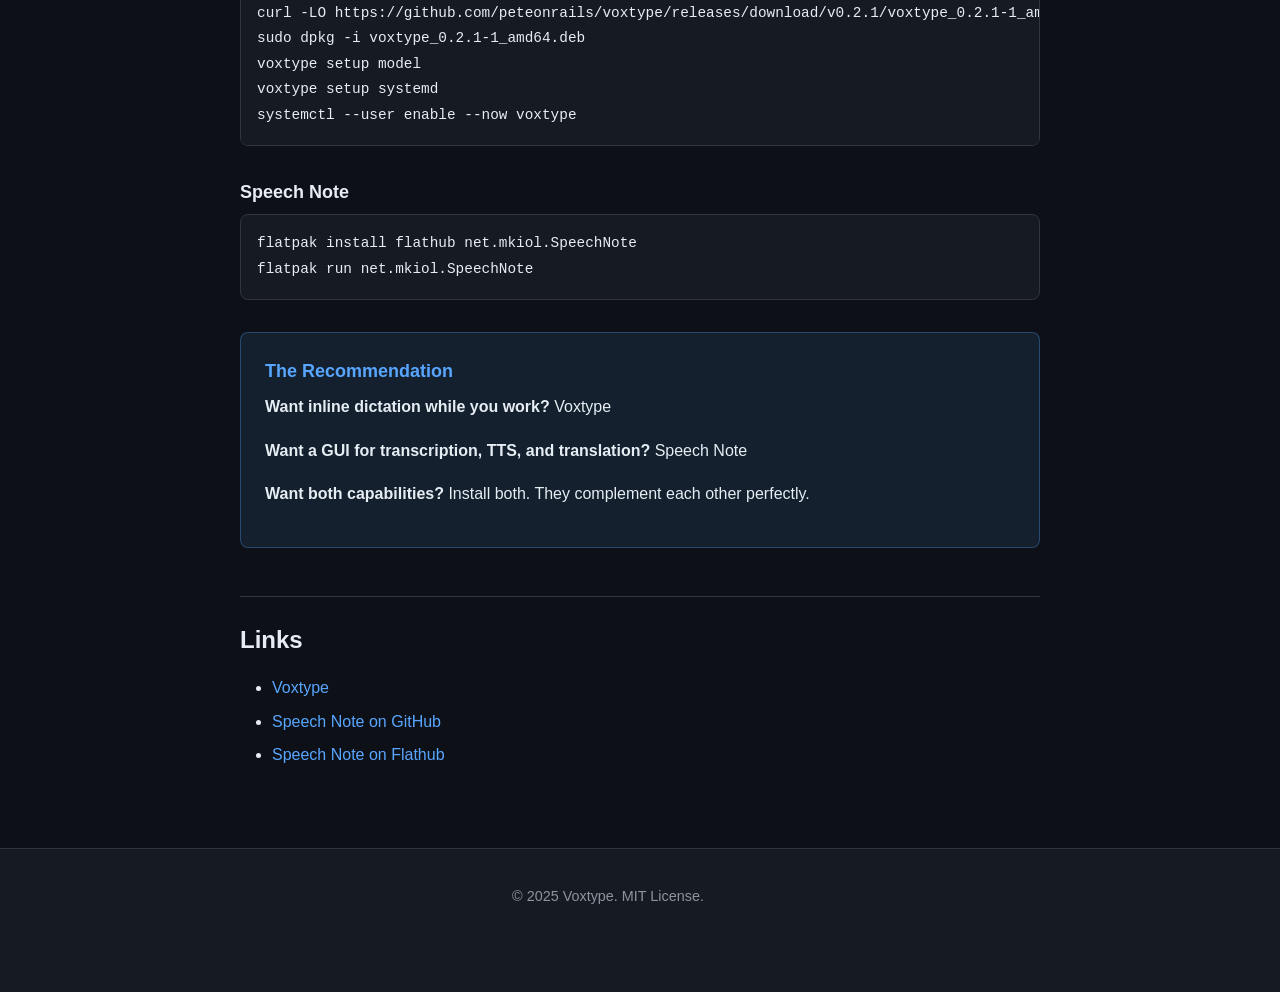
<file: website/compare/speech-note.html>
<!DOCTYPE html>
<html lang="en">
<head>
    <meta charset="UTF-8">
    <meta name="viewport" content="width=device-width, initial-scale=1.0">
    <meta name="description" content="Compare Voxtype and Speech Note for Linux speech-to-text. Push-to-talk daemon vs GUI transcription suite.">
    <title>Voxtype vs Speech Note | Linux Speech-to-Text Comparison</title>
    <link rel="stylesheet" href="../css/style.css">
    <link rel="stylesheet" href="../css/compare.css">
    <link rel="icon" type="image/svg+xml" href="../images/favicon.svg">
</head>
<body>
    <nav class="navbar">
        <div class="nav-container">
            <a href="../" class="nav-logo">
                <svg class="logo-icon" viewBox="0 0 24 24" fill="none" stroke="currentColor" stroke-width="2">
                    <path d="M12 1a3 3 0 0 0-3 3v8a3 3 0 0 0 6 0V4a3 3 0 0 0-3-3z"/>
                    <path d="M19 10v2a7 7 0 0 1-14 0v-2"/>
                    <line x1="12" y1="19" x2="12" y2="23"/>
                    <line x1="8" y1="23" x2="16" y2="23"/>
                </svg>
                <span>Voxtype</span>
            </a>
            <div class="nav-links">
                <a href="../#features">Features</a>
                <a href="../#demo">Demo</a>
                <a href="../#install">Install</a>
                <a href="./">Compare</a>
                <a href="../news/">News</a>
                <a href="https://github.com/peteonrails/voxtype/tree/main/docs">Docs</a>
                <a href="https://github.com/peteonrails/voxtype" class="nav-github">GitHub</a>
            </div>
        </div>
    </nav>

    <article class="compare-article container">
        <a href="./" class="back-link">&larr; All Comparisons</a>

        <h1>Voxtype vs Speech Note</h1>
        <p class="lead">A daemon vs a GUI app. Push-to-talk dictation vs multi-purpose transcription tool.</p>

        <h2>At a Glance</h2>
        <table class="inline-table">
            <tr>
                <th>Aspect</th>
                <th>Voxtype</th>
                <th>Speech Note</th>
            </tr>
            <tr>
                <td>Interface</td>
                <td>Daemon (CLI)</td>
                <td>GUI application</td>
            </tr>
            <tr>
                <td>Engines</td>
                <td>Whisper</td>
                <td>VOSK, Whisper, Coqui, more</td>
            </tr>
            <tr>
                <td>Cursor Injection</td>
                <td>Yes (ydotool)</td>
                <td><strong>No (clipboard only)</strong></td>
            </tr>
            <tr>
                <td>Recording Feedback</td>
                <td>Audio + Notifications</td>
                <td>Visual (in-app only)</td>
            </tr>
            <tr>
                <td>GPU Acceleration</td>
                <td>Vulkan, CUDA, Metal, ROCm</td>
                <td>No</td>
            </tr>
            <tr>
                <td>Text Processing</td>
                <td>Word replacements, spoken punctuation</td>
                <td>No</td>
            </tr>
        </table>

        <h2>Critical Differences</h2>

        <h3>Cursor Injection vs Clipboard</h3>
        <p><strong>Voxtype</strong> types text directly at your cursor. Hold key, speak, release&mdash;text appears where you're working.</p>
        <p><strong>Speech Note</strong> copies text to clipboard. You must <strong>switch to your target application and paste</strong> every time. For inline dictation while writing, this adds significant friction.</p>

        <h3>Recording Feedback</h3>
        <p><strong>Voxtype</strong> plays audio cues and sends desktop notifications. Works even when you're not looking.</p>
        <p><strong>Speech Note</strong> shows recording status in its GUI window only. If minimized or behind other windows, you won't see it.</p>

        <h2>Different Tools for Different Jobs</h2>

        <h3>Voxtype: The Dictation Daemon</h3>
        <p>Laser-focused on one thing: <strong>hold a key, speak, release, text appears at your cursor</strong>. Always running, always ready.</p>

        <h3>Speech Note: The Transcription Suite</h3>
        <p>A full-featured application for:</p>
        <ul>
            <li>Speech-to-text (multiple engines)</li>
            <li>Text-to-speech</li>
            <li>Translation</li>
            <li>File transcription</li>
            <li>Note-taking</li>
        </ul>

        <h2>When to Use Each</h2>
        <table class="inline-table">
            <tr>
                <th>Use Case</th>
                <th>Best Tool</th>
            </tr>
            <tr>
                <td>Dictating emails while writing</td>
                <td>Voxtype</td>
            </tr>
            <tr>
                <td>Quick notes in any application</td>
                <td>Voxtype</td>
            </tr>
            <tr>
                <td>Transcribing audio files</td>
                <td>Speech Note</td>
            </tr>
            <tr>
                <td>Comparing STT engines</td>
                <td>Speech Note</td>
            </tr>
            <tr>
                <td>Text-to-speech needs</td>
                <td>Speech Note</td>
            </tr>
            <tr>
                <td>Translation workflows</td>
                <td>Speech Note</td>
            </tr>
        </table>

        <h2>Engine Options</h2>

        <h3>Voxtype (Whisper only)</h3>
        <p>Uses whisper.cpp for offline inference. One engine, optimized integration, excellent accuracy out of the box.</p>

        <h3>Speech Note (Multiple engines)</h3>
        <ul>
            <li><strong>VOSK:</strong> Lightweight, fast, lower accuracy</li>
            <li><strong>Whisper:</strong> High accuracy, resource-intensive</li>
            <li><strong>Faster Whisper:</strong> GPU-accelerated Whisper</li>
            <li><strong>Coqui STT:</strong> Open source alternative</li>
        </ul>
        <p>Speech Note lets you experiment to find what works best for your voice and hardware.</p>

        <h2>Workflow Comparison</h2>

        <h3>Voxtype Workflow</h3>
        <pre><code>[Hold Right Ctrl] &rarr; [Speak] &rarr; [Release] &rarr; Text appears at cursor</code></pre>
        <p>Never leave your application. Never move your hands from keyboard.</p>

        <h3>Speech Note Workflow</h3>
        <pre><code>[Switch to Speech Note] &rarr; [Click Listen] &rarr; [Speak] &rarr; [Copy] &rarr; [Switch back] &rarr; [Paste]</code></pre>
        <p>Or use global keyboard shortcuts (requires accessibility settings).</p>

        <h2>Installation</h2>

        <h3>Voxtype</h3>
        <pre><code>curl -LO https://github.com/peteonrails/voxtype/releases/download/v0.2.1/voxtype_0.2.1-1_amd64.deb
sudo dpkg -i voxtype_0.2.1-1_amd64.deb
voxtype setup model
voxtype setup systemd
systemctl --user enable --now voxtype</code></pre>

        <h3>Speech Note</h3>
        <pre><code>flatpak install flathub net.mkiol.SpeechNote
flatpak run net.mkiol.SpeechNote</code></pre>

        <div class="verdict-box">
            <h3>The Recommendation</h3>
            <p><strong>Want inline dictation while you work?</strong> Voxtype</p>
            <p><strong>Want a GUI for transcription, TTS, and translation?</strong> Speech Note</p>
            <p><strong>Want both capabilities?</strong> Install both. They complement each other perfectly.</p>
        </div>

        <h2>Links</h2>
        <ul>
            <li><a href="https://voxtype.io">Voxtype</a></li>
            <li><a href="https://github.com/mkiol/dsnote">Speech Note on GitHub</a></li>
            <li><a href="https://flathub.org/apps/net.mkiol.SpeechNote">Speech Note on Flathub</a></li>
        </ul>
    </article>

    <footer class="footer">
        <div class="container">
            <div class="footer-content">
                <p>&copy; 2025 Voxtype. MIT License.</p>
            </div>
        </div>
    </footer>
</body>
</html>
</file>
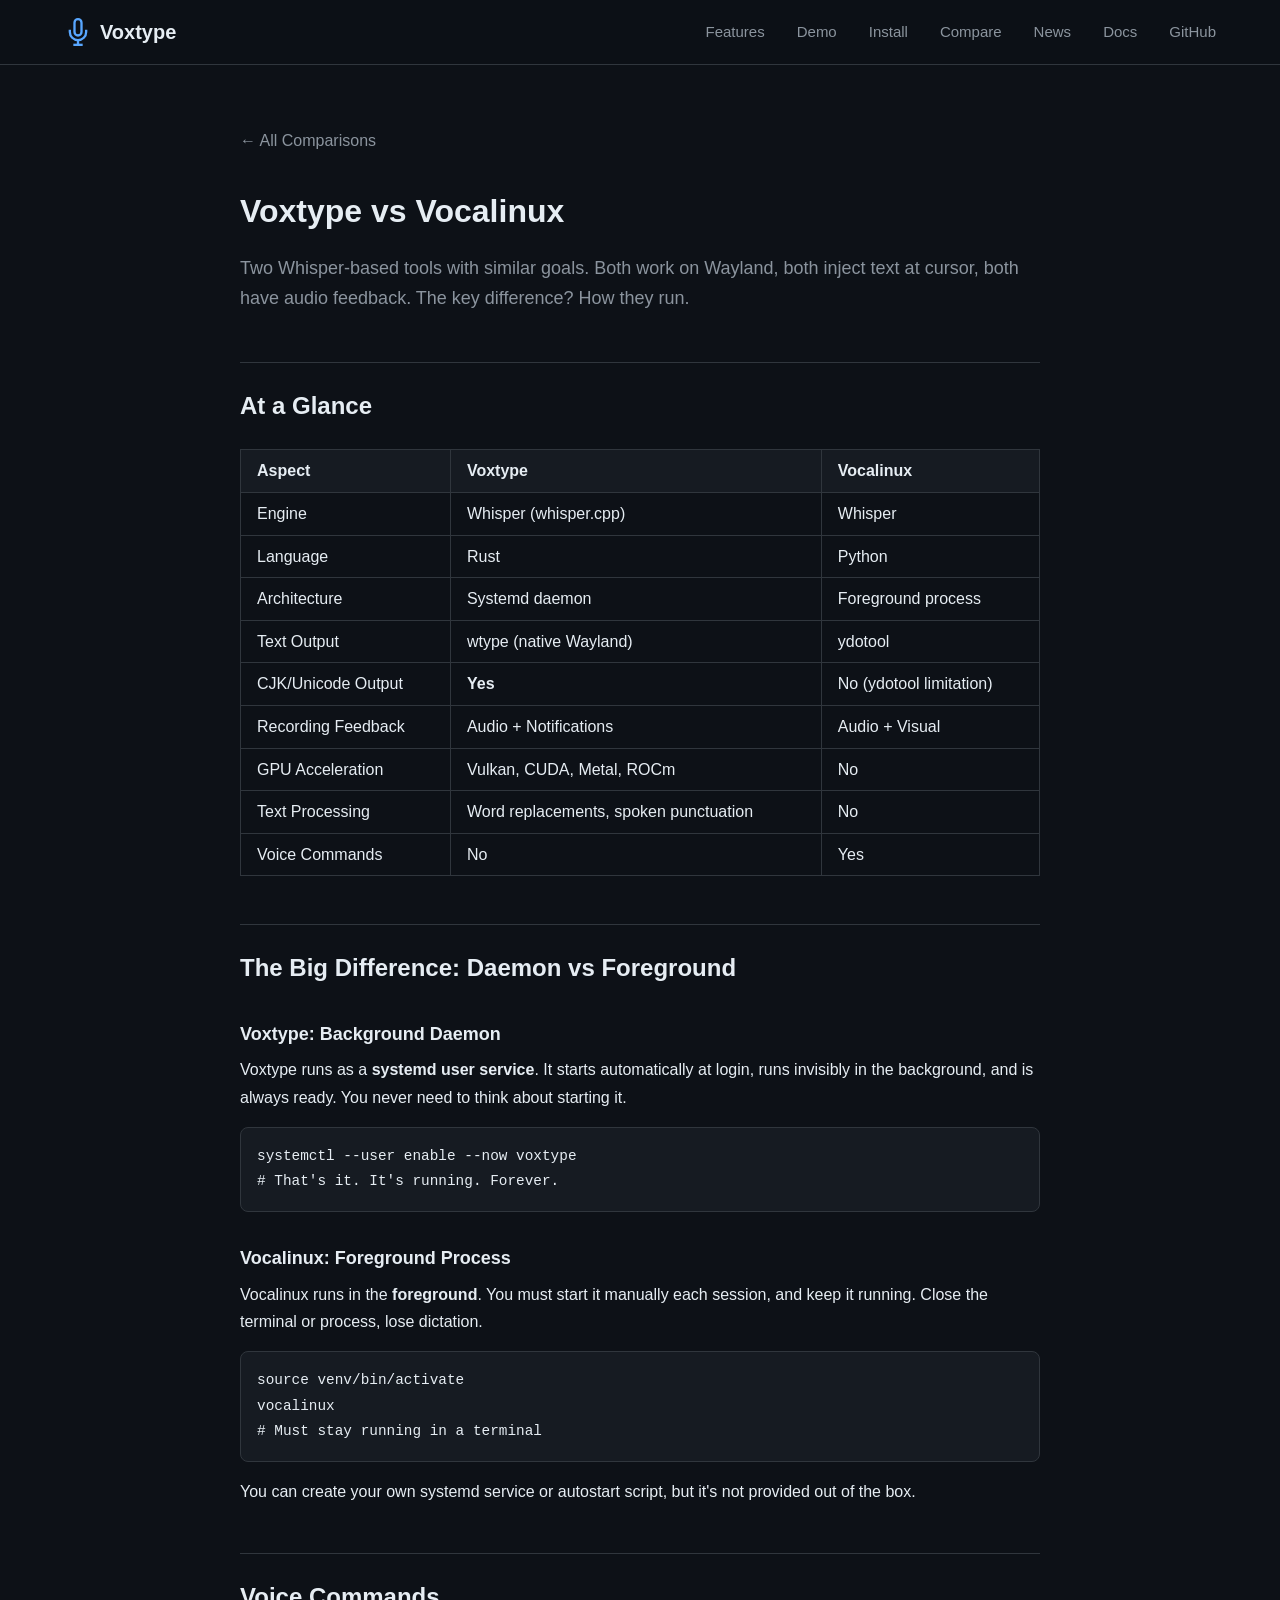
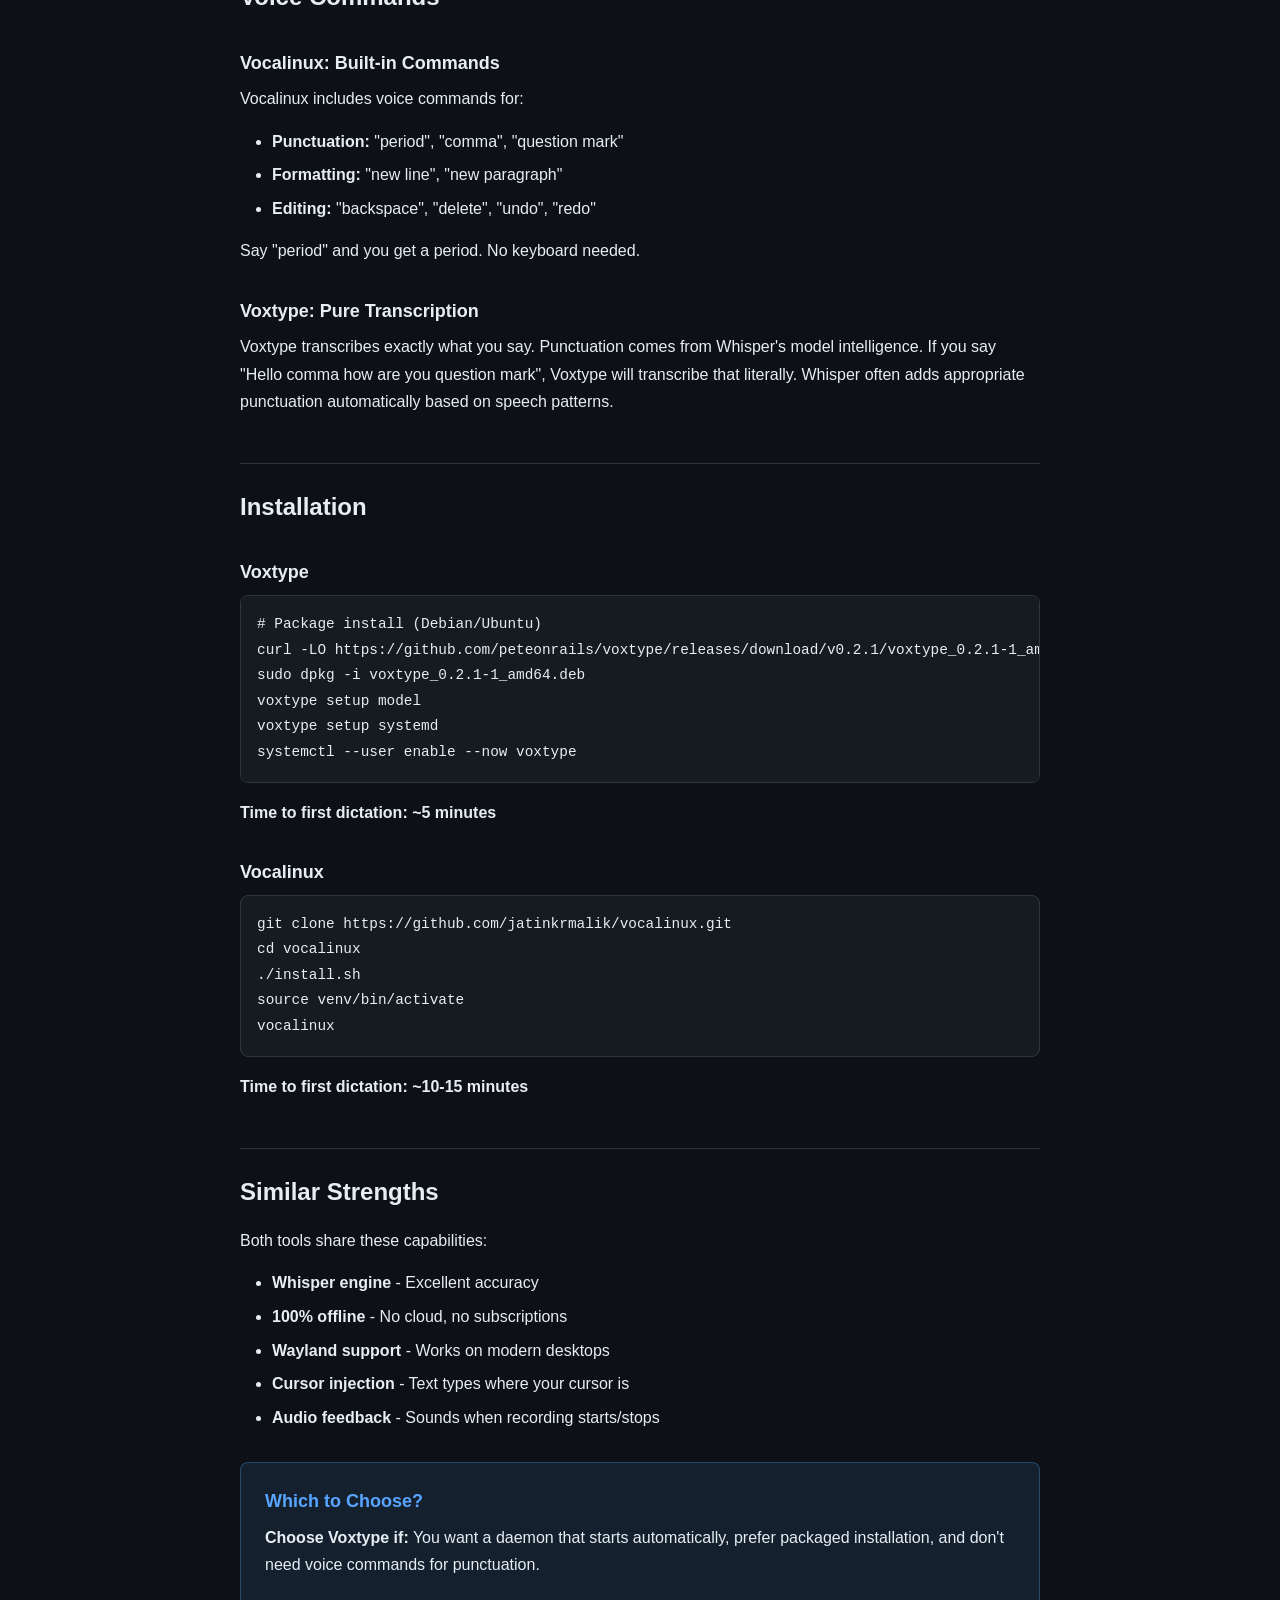
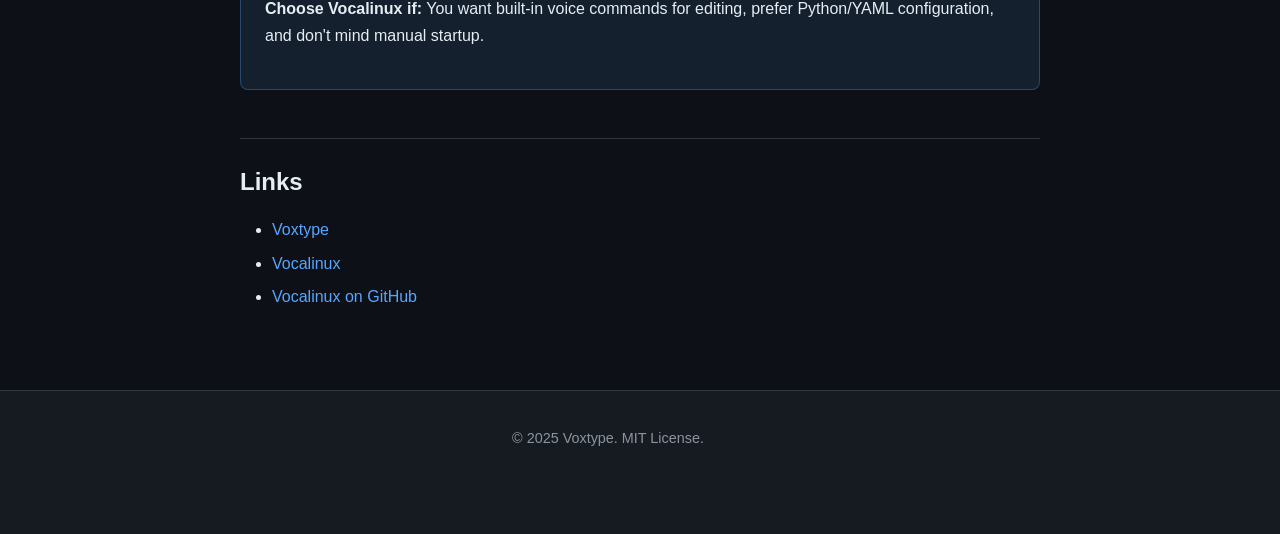
<file: website/compare/vocalinux.html>
<!DOCTYPE html>
<html lang="en">
<head>
    <meta charset="UTF-8">
    <meta name="viewport" content="width=device-width, initial-scale=1.0">
    <meta name="description" content="Compare Voxtype and Vocalinux for Linux speech-to-text. Both use Whisper. Daemon vs foreground process.">
    <title>Voxtype vs Vocalinux | Linux Speech-to-Text Comparison</title>
    <link rel="stylesheet" href="../css/style.css">
    <link rel="stylesheet" href="../css/compare.css">
    <link rel="icon" type="image/svg+xml" href="../images/favicon.svg">
</head>
<body>
    <nav class="navbar">
        <div class="nav-container">
            <a href="../" class="nav-logo">
                <svg class="logo-icon" viewBox="0 0 24 24" fill="none" stroke="currentColor" stroke-width="2">
                    <path d="M12 1a3 3 0 0 0-3 3v8a3 3 0 0 0 6 0V4a3 3 0 0 0-3-3z"/>
                    <path d="M19 10v2a7 7 0 0 1-14 0v-2"/>
                    <line x1="12" y1="19" x2="12" y2="23"/>
                    <line x1="8" y1="23" x2="16" y2="23"/>
                </svg>
                <span>Voxtype</span>
            </a>
            <div class="nav-links">
                <a href="../#features">Features</a>
                <a href="../#demo">Demo</a>
                <a href="../#install">Install</a>
                <a href="./">Compare</a>
                <a href="../news/">News</a>
                <a href="https://github.com/peteonrails/voxtype/tree/main/docs">Docs</a>
                <a href="https://github.com/peteonrails/voxtype" class="nav-github">GitHub</a>
            </div>
        </div>
    </nav>

    <article class="compare-article container">
        <a href="./" class="back-link">&larr; All Comparisons</a>

        <h1>Voxtype vs Vocalinux</h1>
        <p class="lead">Two Whisper-based tools with similar goals. Both work on Wayland, both inject text at cursor, both have audio feedback. The key difference? How they run.</p>

        <h2>At a Glance</h2>
        <table class="inline-table">
            <tr>
                <th>Aspect</th>
                <th>Voxtype</th>
                <th>Vocalinux</th>
            </tr>
            <tr>
                <td>Engine</td>
                <td>Whisper (whisper.cpp)</td>
                <td>Whisper</td>
            </tr>
            <tr>
                <td>Language</td>
                <td>Rust</td>
                <td>Python</td>
            </tr>
            <tr>
                <td>Architecture</td>
                <td>Systemd daemon</td>
                <td>Foreground process</td>
            </tr>
            <tr>
                <td>Text Output</td>
                <td>wtype (native Wayland)</td>
                <td>ydotool</td>
            </tr>
            <tr>
                <td>CJK/Unicode Output</td>
                <td><strong>Yes</strong></td>
                <td>No (ydotool limitation)</td>
            </tr>
            <tr>
                <td>Recording Feedback</td>
                <td>Audio + Notifications</td>
                <td>Audio + Visual</td>
            </tr>
            <tr>
                <td>GPU Acceleration</td>
                <td>Vulkan, CUDA, Metal, ROCm</td>
                <td>No</td>
            </tr>
            <tr>
                <td>Text Processing</td>
                <td>Word replacements, spoken punctuation</td>
                <td>No</td>
            </tr>
            <tr>
                <td>Voice Commands</td>
                <td>No</td>
                <td>Yes</td>
            </tr>
        </table>

        <h2>The Big Difference: Daemon vs Foreground</h2>

        <h3>Voxtype: Background Daemon</h3>
        <p>Voxtype runs as a <strong>systemd user service</strong>. It starts automatically at login, runs invisibly in the background, and is always ready. You never need to think about starting it.</p>
        <pre><code>systemctl --user enable --now voxtype
# That's it. It's running. Forever.</code></pre>

        <h3>Vocalinux: Foreground Process</h3>
        <p>Vocalinux runs in the <strong>foreground</strong>. You must start it manually each session, and keep it running. Close the terminal or process, lose dictation.</p>
        <pre><code>source venv/bin/activate
vocalinux
# Must stay running in a terminal</code></pre>
        <p>You can create your own systemd service or autostart script, but it's not provided out of the box.</p>

        <h2>Voice Commands</h2>

        <h3>Vocalinux: Built-in Commands</h3>
        <p>Vocalinux includes voice commands for:</p>
        <ul>
            <li><strong>Punctuation:</strong> "period", "comma", "question mark"</li>
            <li><strong>Formatting:</strong> "new line", "new paragraph"</li>
            <li><strong>Editing:</strong> "backspace", "delete", "undo", "redo"</li>
        </ul>
        <p>Say "period" and you get a period. No keyboard needed.</p>

        <h3>Voxtype: Pure Transcription</h3>
        <p>Voxtype transcribes exactly what you say. Punctuation comes from Whisper's model intelligence. If you say "Hello comma how are you question mark", Voxtype will transcribe that literally. Whisper often adds appropriate punctuation automatically based on speech patterns.</p>

        <h2>Installation</h2>

        <h3>Voxtype</h3>
        <pre><code># Package install (Debian/Ubuntu)
curl -LO https://github.com/peteonrails/voxtype/releases/download/v0.2.1/voxtype_0.2.1-1_amd64.deb
sudo dpkg -i voxtype_0.2.1-1_amd64.deb
voxtype setup model
voxtype setup systemd
systemctl --user enable --now voxtype</code></pre>
        <p><strong>Time to first dictation: ~5 minutes</strong></p>

        <h3>Vocalinux</h3>
        <pre><code>git clone https://github.com/jatinkrmalik/vocalinux.git
cd vocalinux
./install.sh
source venv/bin/activate
vocalinux</code></pre>
        <p><strong>Time to first dictation: ~10-15 minutes</strong></p>

        <h2>Similar Strengths</h2>
        <p>Both tools share these capabilities:</p>
        <ul>
            <li><strong>Whisper engine</strong> - Excellent accuracy</li>
            <li><strong>100% offline</strong> - No cloud, no subscriptions</li>
            <li><strong>Wayland support</strong> - Works on modern desktops</li>
            <li><strong>Cursor injection</strong> - Text types where your cursor is</li>
            <li><strong>Audio feedback</strong> - Sounds when recording starts/stops</li>
        </ul>

        <div class="verdict-box">
            <h3>Which to Choose?</h3>
            <p><strong>Choose Voxtype if:</strong> You want a daemon that starts automatically, prefer packaged installation, and don't need voice commands for punctuation.</p>
            <p><strong>Choose Vocalinux if:</strong> You want built-in voice commands for editing, prefer Python/YAML configuration, and don't mind manual startup.</p>
        </div>

        <h2>Links</h2>
        <ul>
            <li><a href="https://voxtype.io">Voxtype</a></li>
            <li><a href="https://vocalinux.com">Vocalinux</a></li>
            <li><a href="https://github.com/jatinkrmalik/vocalinux">Vocalinux on GitHub</a></li>
        </ul>
    </article>

    <footer class="footer">
        <div class="container">
            <div class="footer-content">
                <p>&copy; 2025 Voxtype. MIT License.</p>
            </div>
        </div>
    </footer>
</body>
</html>
</file>
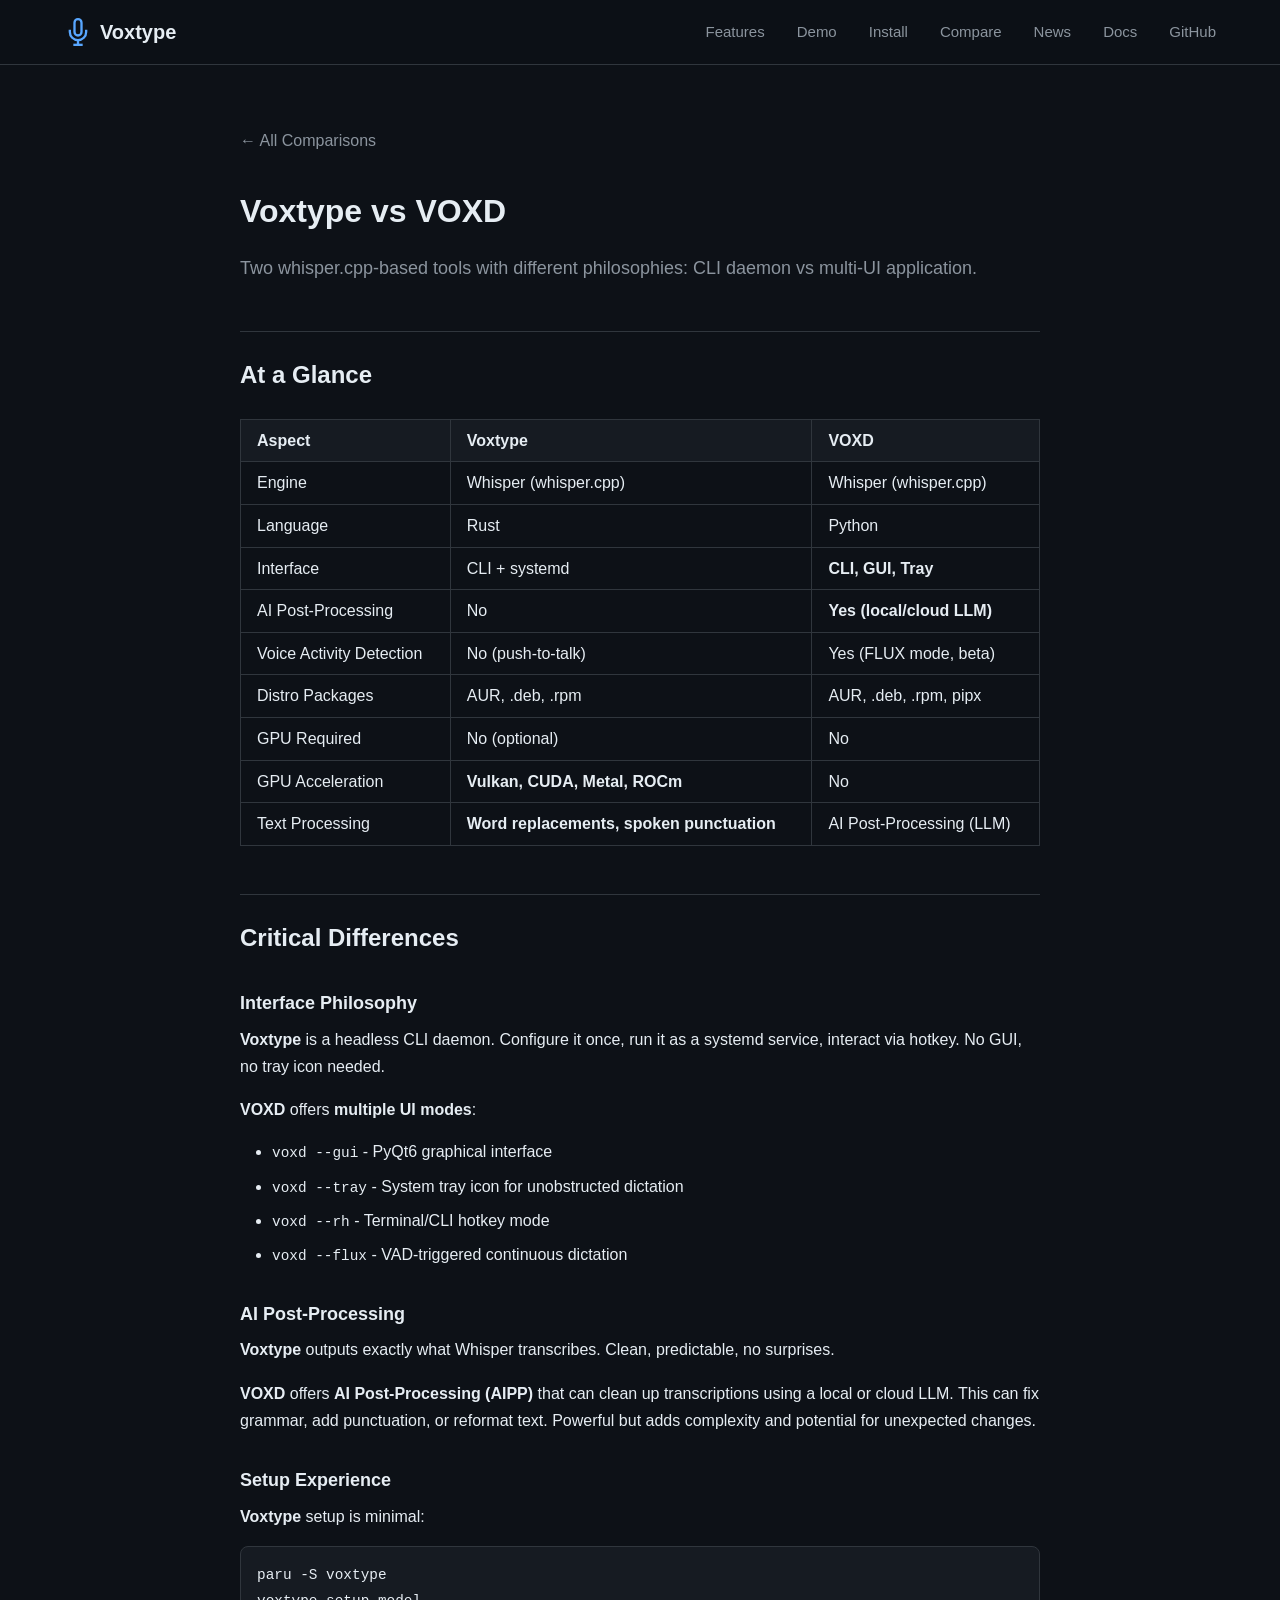
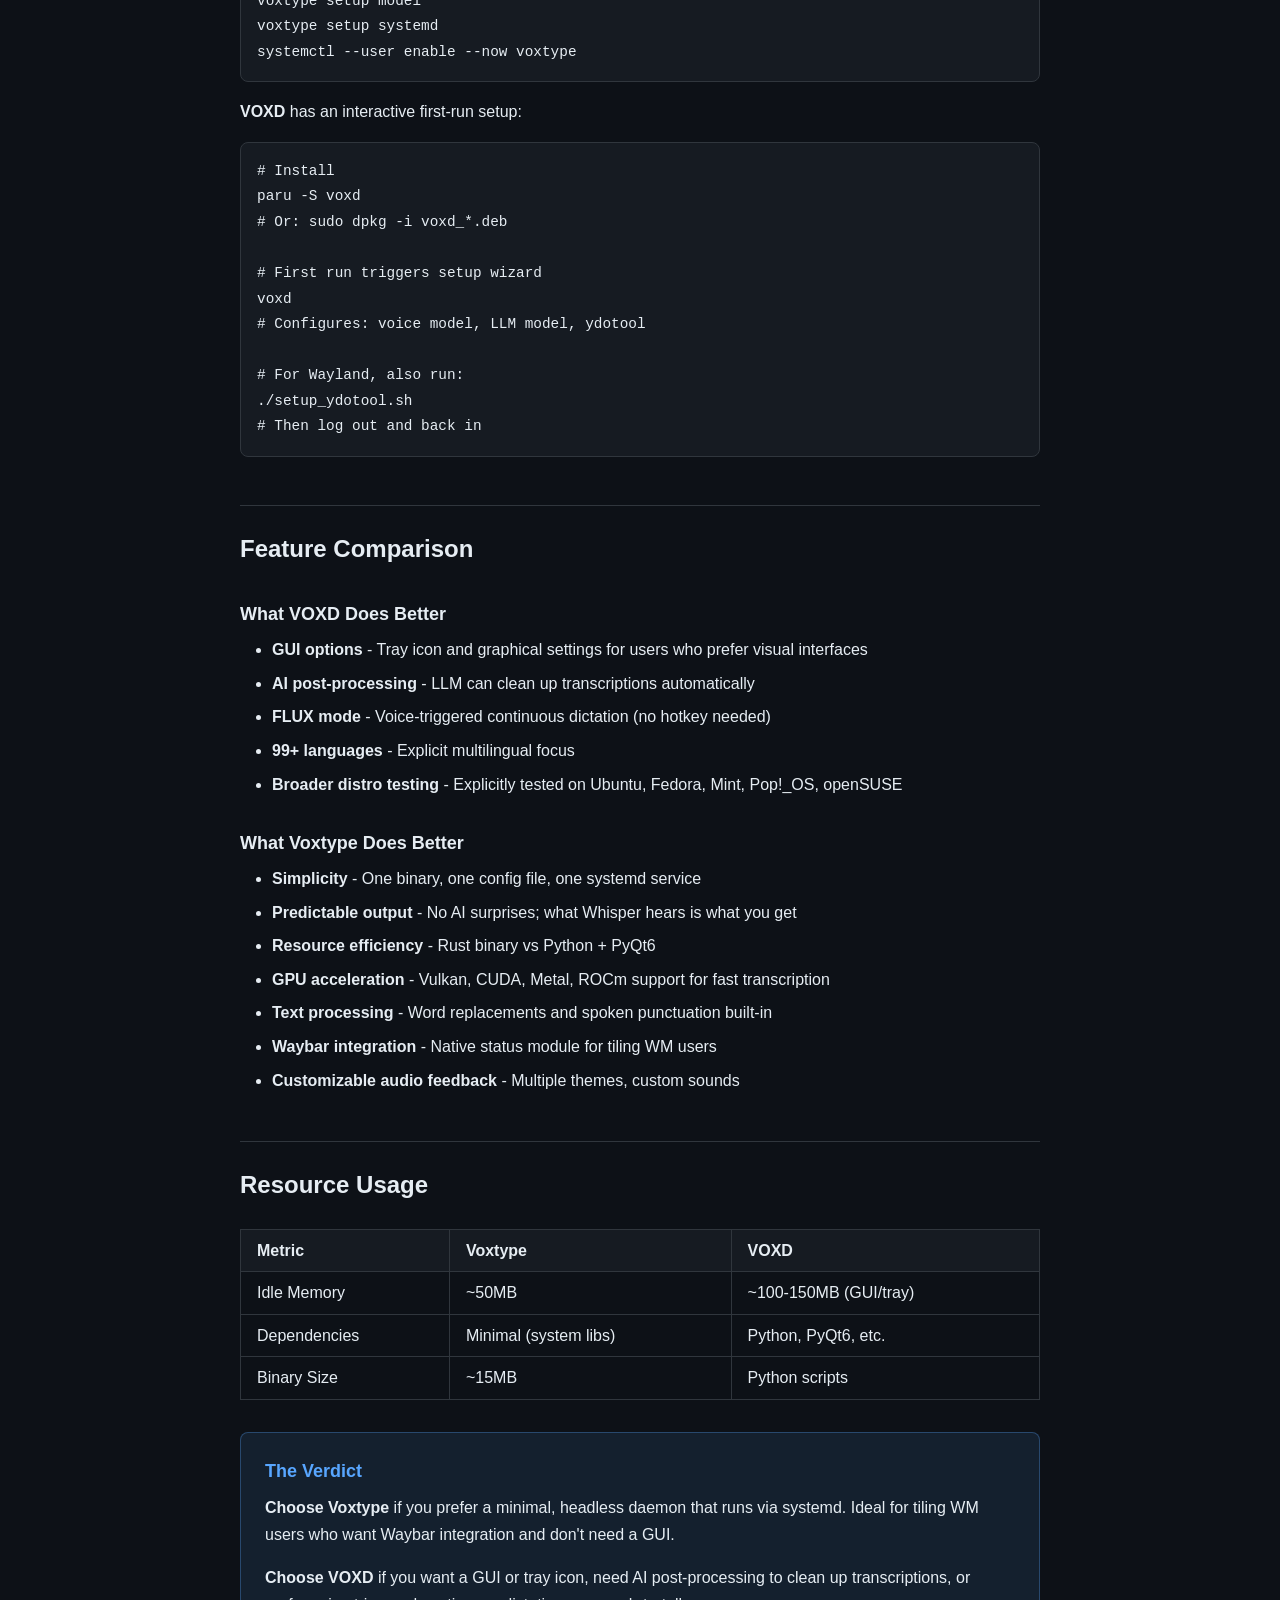
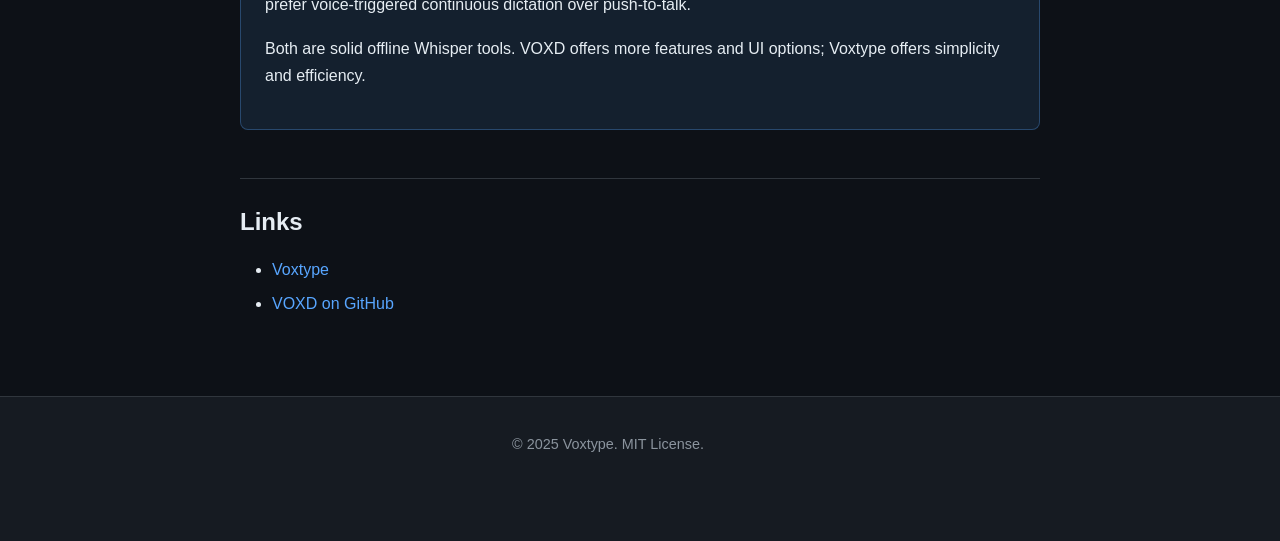
<file: website/compare/voxd.html>
<!DOCTYPE html>
<html lang="en">
<head>
    <meta charset="UTF-8">
    <meta name="viewport" content="width=device-width, initial-scale=1.0">
    <meta name="description" content="Compare Voxtype and VOXD for Linux speech-to-text. Both use Whisper offline, different UI approaches.">
    <title>Voxtype vs VOXD | Linux Speech-to-Text Comparison</title>
    <link rel="stylesheet" href="../css/style.css">
    <link rel="stylesheet" href="../css/compare.css">
    <link rel="icon" type="image/svg+xml" href="../images/favicon.svg">
</head>
<body>
    <nav class="navbar">
        <div class="nav-container">
            <a href="../" class="nav-logo">
                <svg class="logo-icon" viewBox="0 0 24 24" fill="none" stroke="currentColor" stroke-width="2">
                    <path d="M12 1a3 3 0 0 0-3 3v8a3 3 0 0 0 6 0V4a3 3 0 0 0-3-3z"/>
                    <path d="M19 10v2a7 7 0 0 1-14 0v-2"/>
                    <line x1="12" y1="19" x2="12" y2="23"/>
                    <line x1="8" y1="23" x2="16" y2="23"/>
                </svg>
                <span>Voxtype</span>
            </a>
            <div class="nav-links">
                <a href="../#features">Features</a>
                <a href="../#demo">Demo</a>
                <a href="../#install">Install</a>
                <a href="./">Compare</a>
                <a href="../news/">News</a>
                <a href="https://github.com/peteonrails/voxtype/tree/main/docs">Docs</a>
                <a href="https://github.com/peteonrails/voxtype" class="nav-github">GitHub</a>
            </div>
        </div>
    </nav>

    <article class="compare-article container">
        <a href="./" class="back-link">&larr; All Comparisons</a>

        <h1>Voxtype vs VOXD</h1>
        <p class="lead">Two whisper.cpp-based tools with different philosophies: CLI daemon vs multi-UI application.</p>

        <h2>At a Glance</h2>
        <table class="inline-table">
            <tr>
                <th>Aspect</th>
                <th>Voxtype</th>
                <th>VOXD</th>
            </tr>
            <tr>
                <td>Engine</td>
                <td>Whisper (whisper.cpp)</td>
                <td>Whisper (whisper.cpp)</td>
            </tr>
            <tr>
                <td>Language</td>
                <td>Rust</td>
                <td>Python</td>
            </tr>
            <tr>
                <td>Interface</td>
                <td>CLI + systemd</td>
                <td><strong>CLI, GUI, Tray</strong></td>
            </tr>
            <tr>
                <td>AI Post-Processing</td>
                <td>No</td>
                <td><strong>Yes (local/cloud LLM)</strong></td>
            </tr>
            <tr>
                <td>Voice Activity Detection</td>
                <td>No (push-to-talk)</td>
                <td>Yes (FLUX mode, beta)</td>
            </tr>
            <tr>
                <td>Distro Packages</td>
                <td>AUR, .deb, .rpm</td>
                <td>AUR, .deb, .rpm, pipx</td>
            </tr>
            <tr>
                <td>GPU Required</td>
                <td>No (optional)</td>
                <td>No</td>
            </tr>
            <tr>
                <td>GPU Acceleration</td>
                <td><strong>Vulkan, CUDA, Metal, ROCm</strong></td>
                <td>No</td>
            </tr>
            <tr>
                <td>Text Processing</td>
                <td><strong>Word replacements, spoken punctuation</strong></td>
                <td>AI Post-Processing (LLM)</td>
            </tr>
        </table>

        <h2>Critical Differences</h2>

        <h3>Interface Philosophy</h3>
        <p><strong>Voxtype</strong> is a headless CLI daemon. Configure it once, run it as a systemd service, interact via hotkey. No GUI, no tray icon needed.</p>
        <p><strong>VOXD</strong> offers <strong>multiple UI modes</strong>:</p>
        <ul>
            <li><code>voxd --gui</code> - PyQt6 graphical interface</li>
            <li><code>voxd --tray</code> - System tray icon for unobstructed dictation</li>
            <li><code>voxd --rh</code> - Terminal/CLI hotkey mode</li>
            <li><code>voxd --flux</code> - VAD-triggered continuous dictation</li>
        </ul>

        <h3>AI Post-Processing</h3>
        <p><strong>Voxtype</strong> outputs exactly what Whisper transcribes. Clean, predictable, no surprises.</p>
        <p><strong>VOXD</strong> offers <strong>AI Post-Processing (AIPP)</strong> that can clean up transcriptions using a local or cloud LLM. This can fix grammar, add punctuation, or reformat text. Powerful but adds complexity and potential for unexpected changes.</p>

        <h3>Setup Experience</h3>
        <p><strong>Voxtype</strong> setup is minimal:</p>
        <pre><code>paru -S voxtype
voxtype setup model
voxtype setup systemd
systemctl --user enable --now voxtype</code></pre>

        <p><strong>VOXD</strong> has an interactive first-run setup:</p>
        <pre><code># Install
paru -S voxd
# Or: sudo dpkg -i voxd_*.deb

# First run triggers setup wizard
voxd
# Configures: voice model, LLM model, ydotool

# For Wayland, also run:
./setup_ydotool.sh
# Then log out and back in</code></pre>

        <h2>Feature Comparison</h2>

        <h3>What VOXD Does Better</h3>
        <ul>
            <li><strong>GUI options</strong> - Tray icon and graphical settings for users who prefer visual interfaces</li>
            <li><strong>AI post-processing</strong> - LLM can clean up transcriptions automatically</li>
            <li><strong>FLUX mode</strong> - Voice-triggered continuous dictation (no hotkey needed)</li>
            <li><strong>99+ languages</strong> - Explicit multilingual focus</li>
            <li><strong>Broader distro testing</strong> - Explicitly tested on Ubuntu, Fedora, Mint, Pop!_OS, openSUSE</li>
        </ul>

        <h3>What Voxtype Does Better</h3>
        <ul>
            <li><strong>Simplicity</strong> - One binary, one config file, one systemd service</li>
            <li><strong>Predictable output</strong> - No AI surprises; what Whisper hears is what you get</li>
            <li><strong>Resource efficiency</strong> - Rust binary vs Python + PyQt6</li>
            <li><strong>GPU acceleration</strong> - Vulkan, CUDA, Metal, ROCm support for fast transcription</li>
            <li><strong>Text processing</strong> - Word replacements and spoken punctuation built-in</li>
            <li><strong>Waybar integration</strong> - Native status module for tiling WM users</li>
            <li><strong>Customizable audio feedback</strong> - Multiple themes, custom sounds</li>
        </ul>

        <h2>Resource Usage</h2>
        <table class="inline-table">
            <tr>
                <th>Metric</th>
                <th>Voxtype</th>
                <th>VOXD</th>
            </tr>
            <tr>
                <td>Idle Memory</td>
                <td>~50MB</td>
                <td>~100-150MB (GUI/tray)</td>
            </tr>
            <tr>
                <td>Dependencies</td>
                <td>Minimal (system libs)</td>
                <td>Python, PyQt6, etc.</td>
            </tr>
            <tr>
                <td>Binary Size</td>
                <td>~15MB</td>
                <td>Python scripts</td>
            </tr>
        </table>

        <div class="verdict-box">
            <h3>The Verdict</h3>
            <p><strong>Choose Voxtype</strong> if you prefer a minimal, headless daemon that runs via systemd. Ideal for tiling WM users who want Waybar integration and don't need a GUI.</p>
            <p><strong>Choose VOXD</strong> if you want a GUI or tray icon, need AI post-processing to clean up transcriptions, or prefer voice-triggered continuous dictation over push-to-talk.</p>
            <p>Both are solid offline Whisper tools. VOXD offers more features and UI options; Voxtype offers simplicity and efficiency.</p>
        </div>

        <h2>Links</h2>
        <ul>
            <li><a href="https://voxtype.io">Voxtype</a></li>
            <li><a href="https://github.com/jakovius/voxd">VOXD on GitHub</a></li>
        </ul>
    </article>

    <footer class="footer">
        <div class="container">
            <div class="footer-content">
                <p>&copy; 2025 Voxtype. MIT License.</p>
            </div>
        </div>
    </footer>
</body>
</html>
</file>
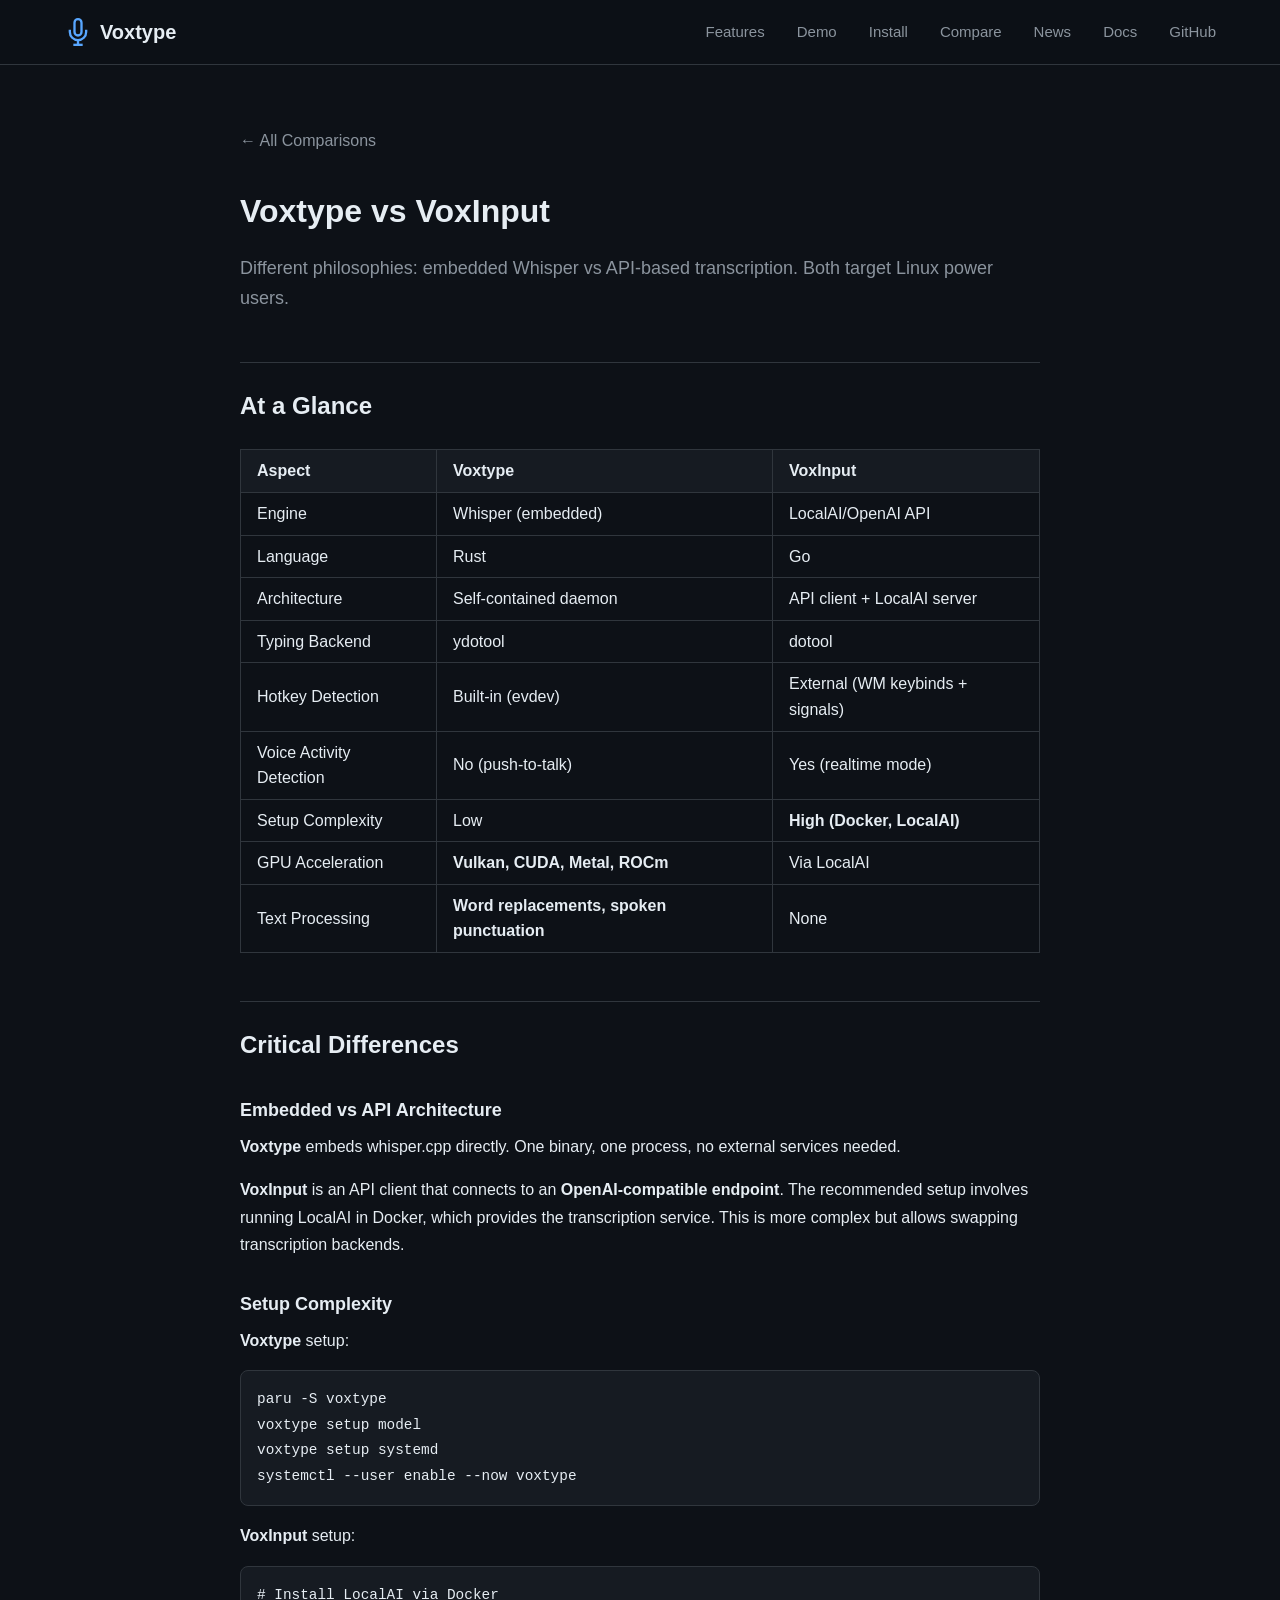
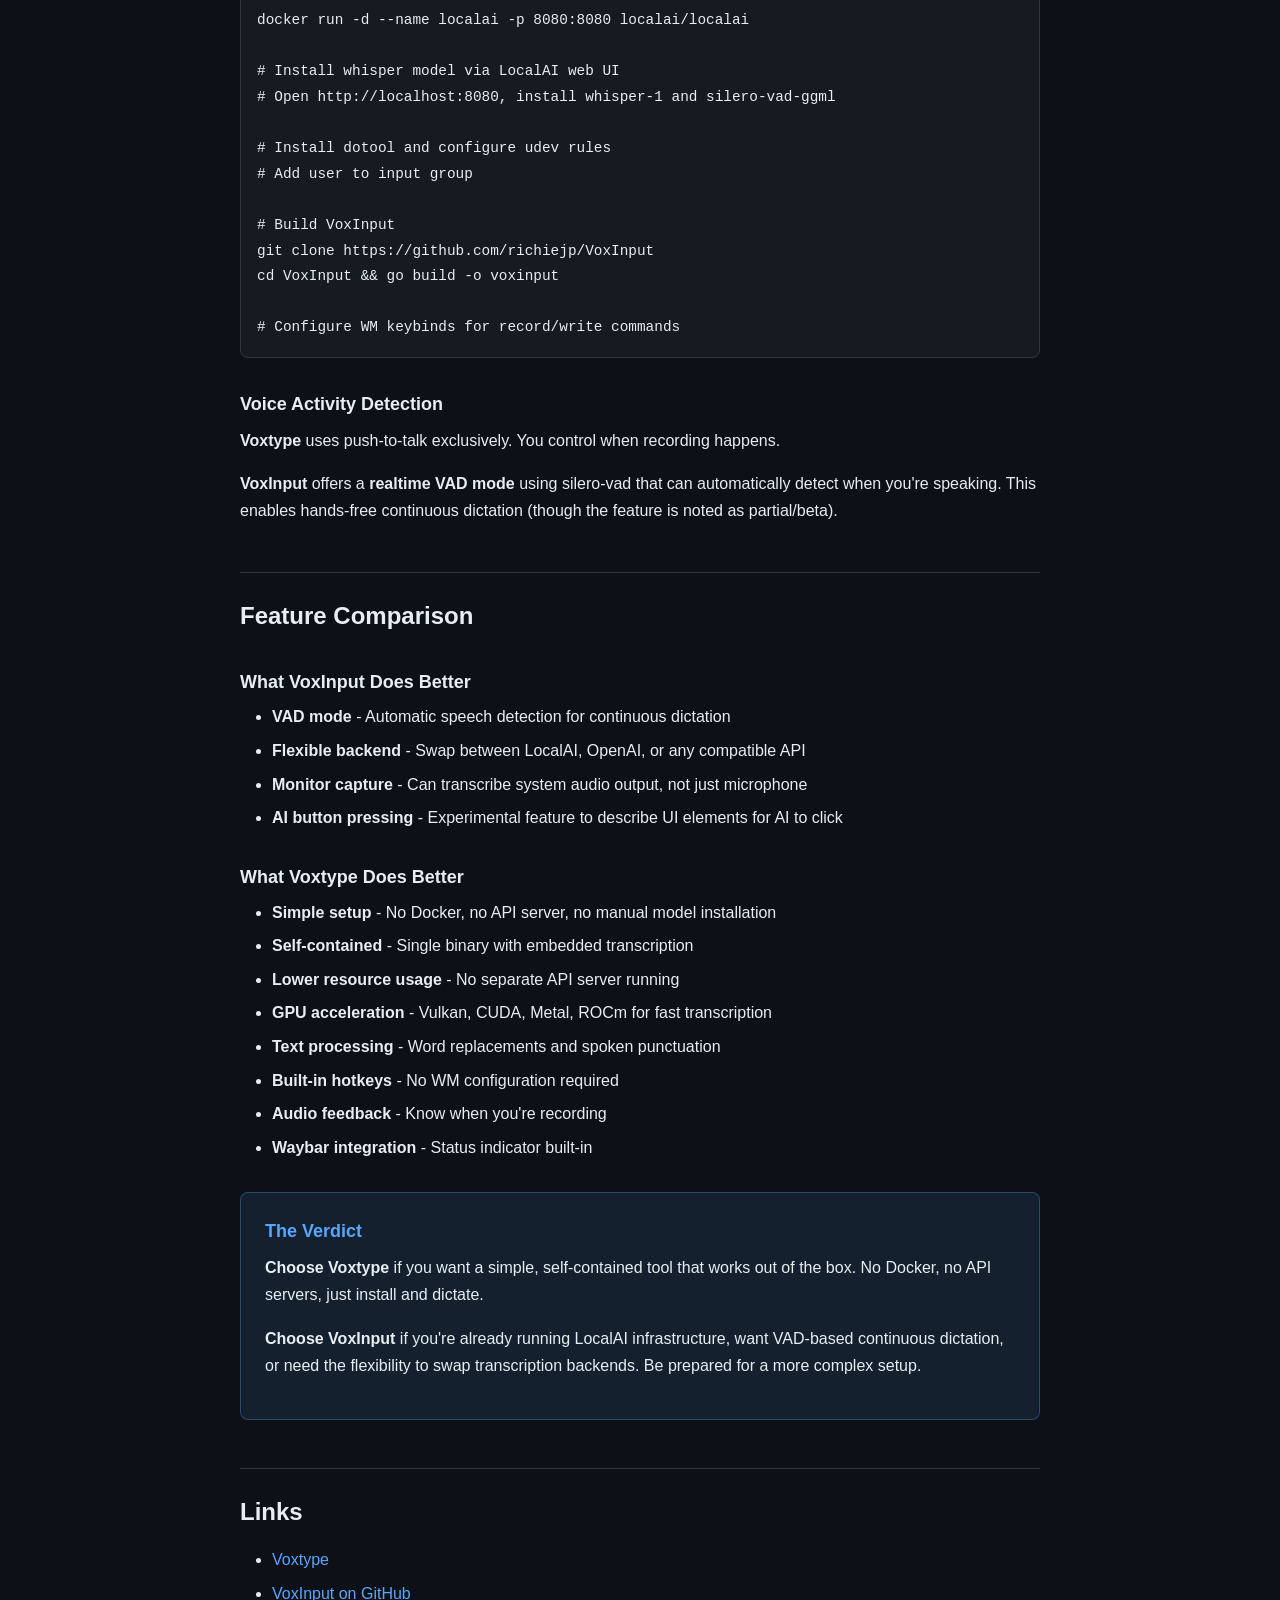
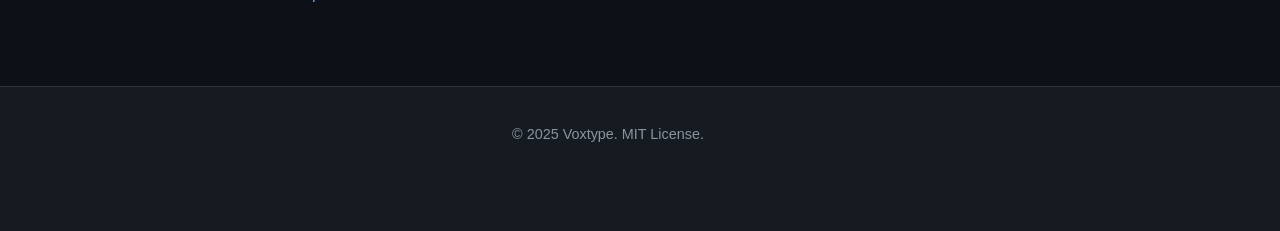
<file: website/compare/voxinput.html>
<!DOCTYPE html>
<html lang="en">
<head>
    <meta charset="UTF-8">
    <meta name="viewport" content="width=device-width, initial-scale=1.0">
    <meta name="description" content="Compare Voxtype and VoxInput for Linux speech-to-text. Local Whisper vs LocalAI API approach.">
    <title>Voxtype vs VoxInput | Linux Speech-to-Text Comparison</title>
    <link rel="stylesheet" href="../css/style.css">
    <link rel="stylesheet" href="../css/compare.css">
    <link rel="icon" type="image/svg+xml" href="../images/favicon.svg">
</head>
<body>
    <nav class="navbar">
        <div class="nav-container">
            <a href="../" class="nav-logo">
                <svg class="logo-icon" viewBox="0 0 24 24" fill="none" stroke="currentColor" stroke-width="2">
                    <path d="M12 1a3 3 0 0 0-3 3v8a3 3 0 0 0 6 0V4a3 3 0 0 0-3-3z"/>
                    <path d="M19 10v2a7 7 0 0 1-14 0v-2"/>
                    <line x1="12" y1="19" x2="12" y2="23"/>
                    <line x1="8" y1="23" x2="16" y2="23"/>
                </svg>
                <span>Voxtype</span>
            </a>
            <div class="nav-links">
                <a href="../#features">Features</a>
                <a href="../#demo">Demo</a>
                <a href="../#install">Install</a>
                <a href="./">Compare</a>
                <a href="../news/">News</a>
                <a href="https://github.com/peteonrails/voxtype/tree/main/docs">Docs</a>
                <a href="https://github.com/peteonrails/voxtype" class="nav-github">GitHub</a>
            </div>
        </div>
    </nav>

    <article class="compare-article container">
        <a href="./" class="back-link">&larr; All Comparisons</a>

        <h1>Voxtype vs VoxInput</h1>
        <p class="lead">Different philosophies: embedded Whisper vs API-based transcription. Both target Linux power users.</p>

        <h2>At a Glance</h2>
        <table class="inline-table">
            <tr>
                <th>Aspect</th>
                <th>Voxtype</th>
                <th>VoxInput</th>
            </tr>
            <tr>
                <td>Engine</td>
                <td>Whisper (embedded)</td>
                <td>LocalAI/OpenAI API</td>
            </tr>
            <tr>
                <td>Language</td>
                <td>Rust</td>
                <td>Go</td>
            </tr>
            <tr>
                <td>Architecture</td>
                <td>Self-contained daemon</td>
                <td>API client + LocalAI server</td>
            </tr>
            <tr>
                <td>Typing Backend</td>
                <td>ydotool</td>
                <td>dotool</td>
            </tr>
            <tr>
                <td>Hotkey Detection</td>
                <td>Built-in (evdev)</td>
                <td>External (WM keybinds + signals)</td>
            </tr>
            <tr>
                <td>Voice Activity Detection</td>
                <td>No (push-to-talk)</td>
                <td>Yes (realtime mode)</td>
            </tr>
            <tr>
                <td>Setup Complexity</td>
                <td>Low</td>
                <td><strong>High (Docker, LocalAI)</strong></td>
            </tr>
            <tr>
                <td>GPU Acceleration</td>
                <td><strong>Vulkan, CUDA, Metal, ROCm</strong></td>
                <td>Via LocalAI</td>
            </tr>
            <tr>
                <td>Text Processing</td>
                <td><strong>Word replacements, spoken punctuation</strong></td>
                <td>None</td>
            </tr>
        </table>

        <h2>Critical Differences</h2>

        <h3>Embedded vs API Architecture</h3>
        <p><strong>Voxtype</strong> embeds whisper.cpp directly. One binary, one process, no external services needed.</p>
        <p><strong>VoxInput</strong> is an API client that connects to an <strong>OpenAI-compatible endpoint</strong>. The recommended setup involves running LocalAI in Docker, which provides the transcription service. This is more complex but allows swapping transcription backends.</p>

        <h3>Setup Complexity</h3>
        <p><strong>Voxtype</strong> setup:</p>
        <pre><code>paru -S voxtype
voxtype setup model
voxtype setup systemd
systemctl --user enable --now voxtype</code></pre>

        <p><strong>VoxInput</strong> setup:</p>
        <pre><code># Install LocalAI via Docker
docker run -d --name localai -p 8080:8080 localai/localai

# Install whisper model via LocalAI web UI
# Open http://localhost:8080, install whisper-1 and silero-vad-ggml

# Install dotool and configure udev rules
# Add user to input group

# Build VoxInput
git clone https://github.com/richiejp/VoxInput
cd VoxInput && go build -o voxinput

# Configure WM keybinds for record/write commands</code></pre>

        <h3>Voice Activity Detection</h3>
        <p><strong>Voxtype</strong> uses push-to-talk exclusively. You control when recording happens.</p>
        <p><strong>VoxInput</strong> offers a <strong>realtime VAD mode</strong> using silero-vad that can automatically detect when you're speaking. This enables hands-free continuous dictation (though the feature is noted as partial/beta).</p>

        <h2>Feature Comparison</h2>

        <h3>What VoxInput Does Better</h3>
        <ul>
            <li><strong>VAD mode</strong> - Automatic speech detection for continuous dictation</li>
            <li><strong>Flexible backend</strong> - Swap between LocalAI, OpenAI, or any compatible API</li>
            <li><strong>Monitor capture</strong> - Can transcribe system audio output, not just microphone</li>
            <li><strong>AI button pressing</strong> - Experimental feature to describe UI elements for AI to click</li>
        </ul>

        <h3>What Voxtype Does Better</h3>
        <ul>
            <li><strong>Simple setup</strong> - No Docker, no API server, no manual model installation</li>
            <li><strong>Self-contained</strong> - Single binary with embedded transcription</li>
            <li><strong>Lower resource usage</strong> - No separate API server running</li>
            <li><strong>GPU acceleration</strong> - Vulkan, CUDA, Metal, ROCm for fast transcription</li>
            <li><strong>Text processing</strong> - Word replacements and spoken punctuation</li>
            <li><strong>Built-in hotkeys</strong> - No WM configuration required</li>
            <li><strong>Audio feedback</strong> - Know when you're recording</li>
            <li><strong>Waybar integration</strong> - Status indicator built-in</li>
        </ul>

        <div class="verdict-box">
            <h3>The Verdict</h3>
            <p><strong>Choose Voxtype</strong> if you want a simple, self-contained tool that works out of the box. No Docker, no API servers, just install and dictate.</p>
            <p><strong>Choose VoxInput</strong> if you're already running LocalAI infrastructure, want VAD-based continuous dictation, or need the flexibility to swap transcription backends. Be prepared for a more complex setup.</p>
        </div>

        <h2>Links</h2>
        <ul>
            <li><a href="https://voxtype.io">Voxtype</a></li>
            <li><a href="https://github.com/richiejp/VoxInput">VoxInput on GitHub</a></li>
        </ul>
    </article>

    <footer class="footer">
        <div class="container">
            <div class="footer-content">
                <p>&copy; 2025 Voxtype. MIT License.</p>
            </div>
        </div>
    </footer>
</body>
</html>
</file>
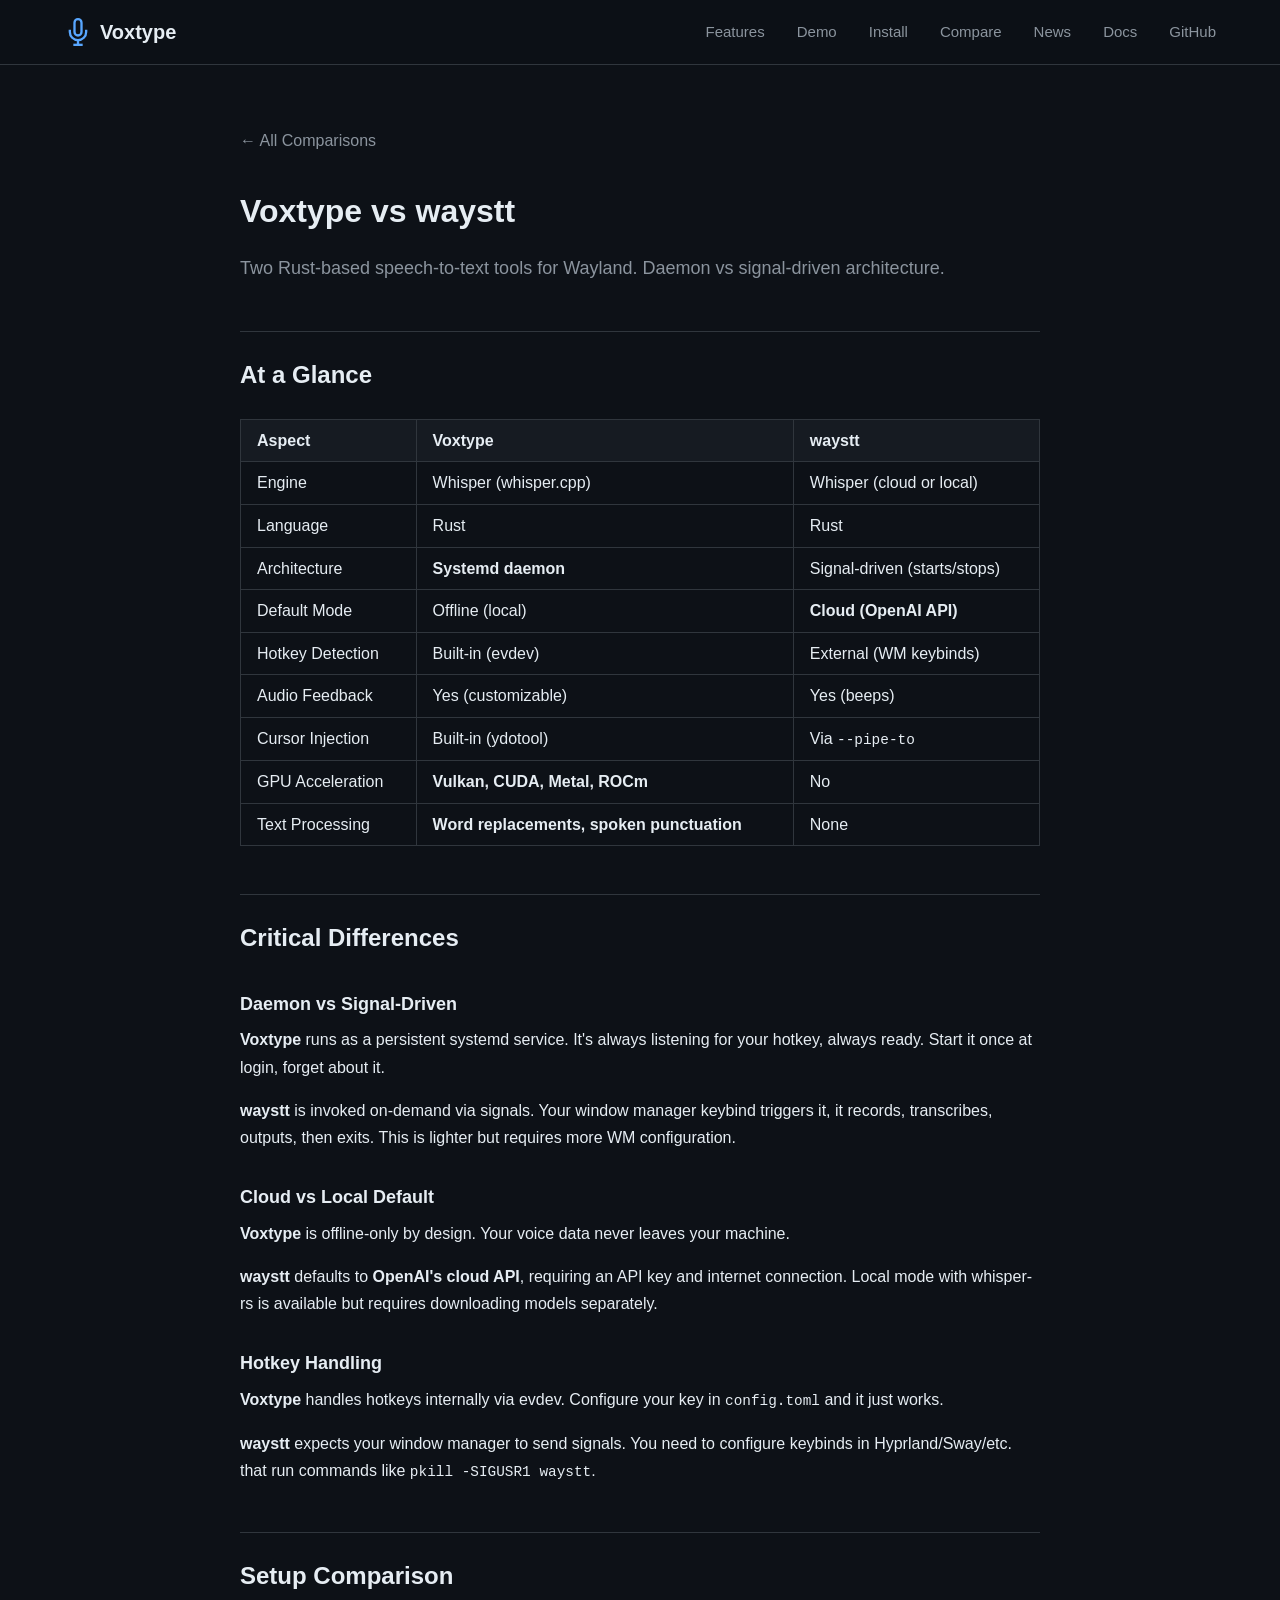
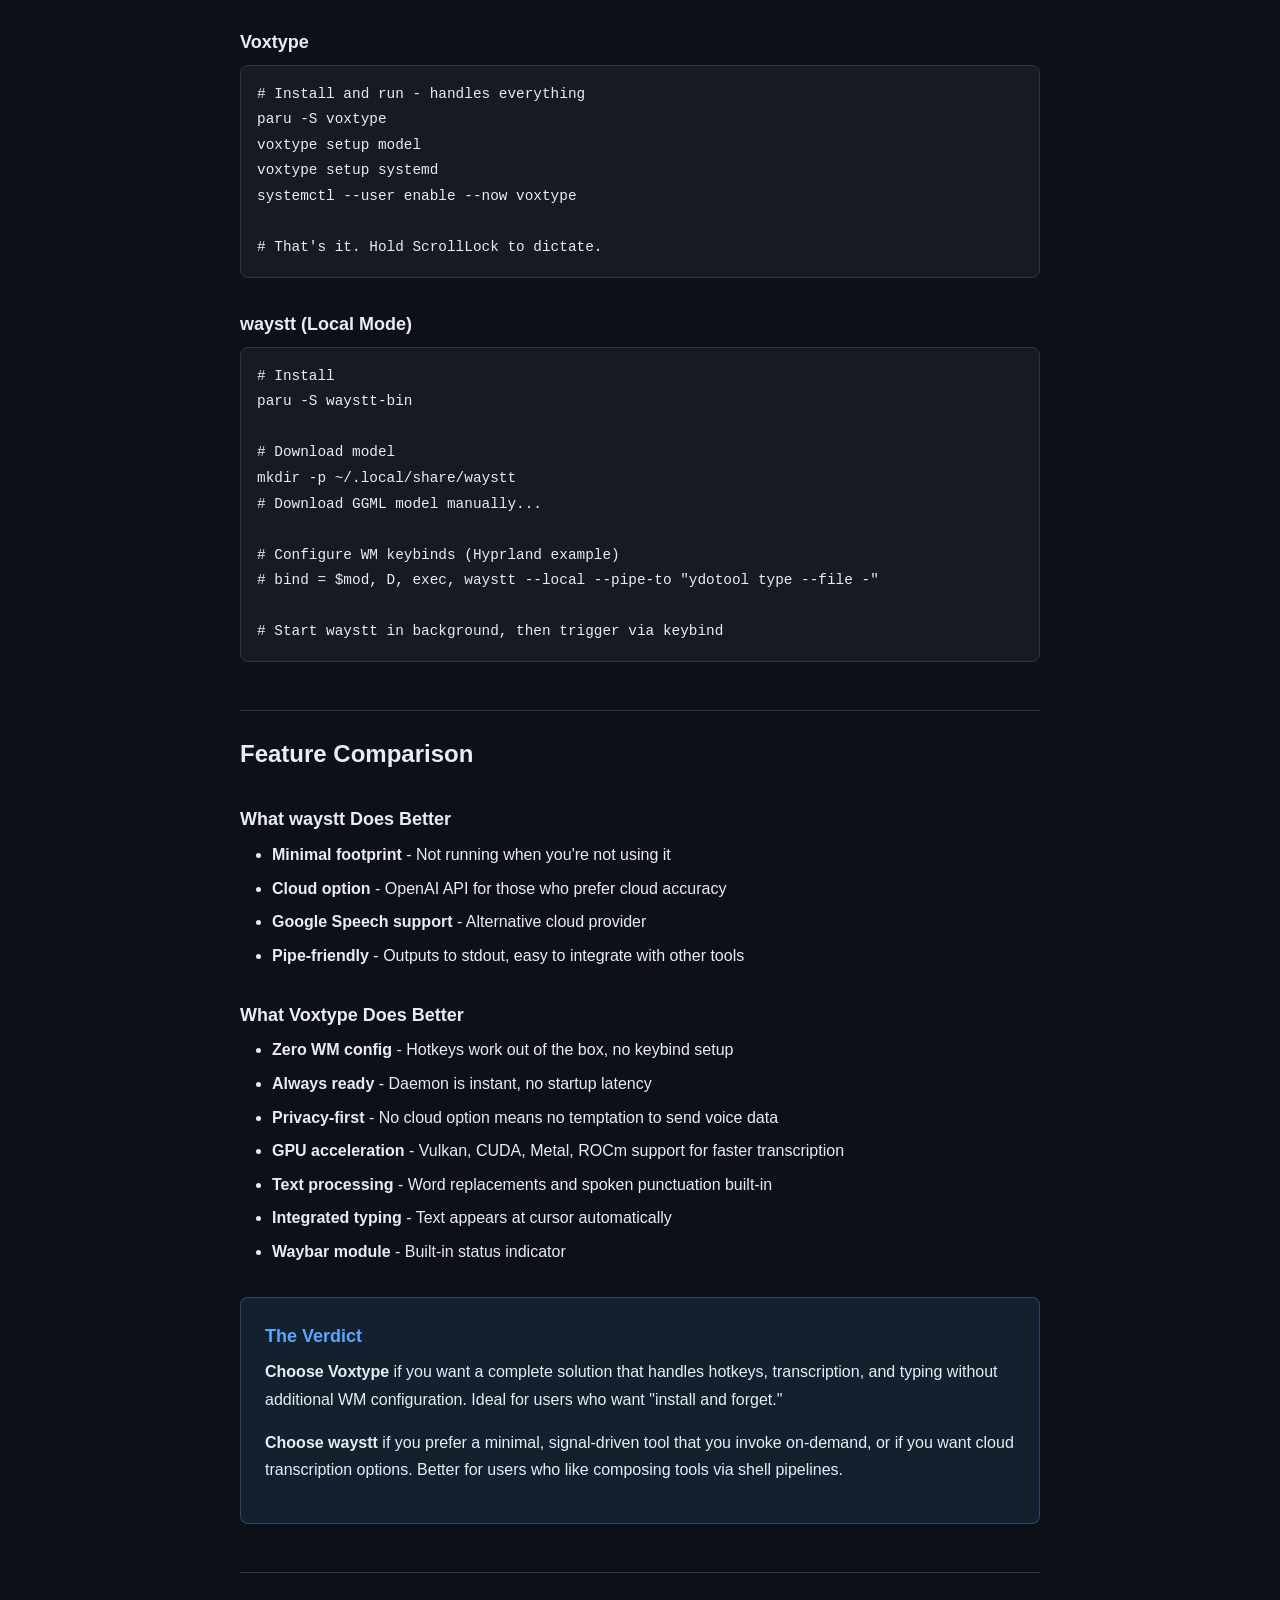
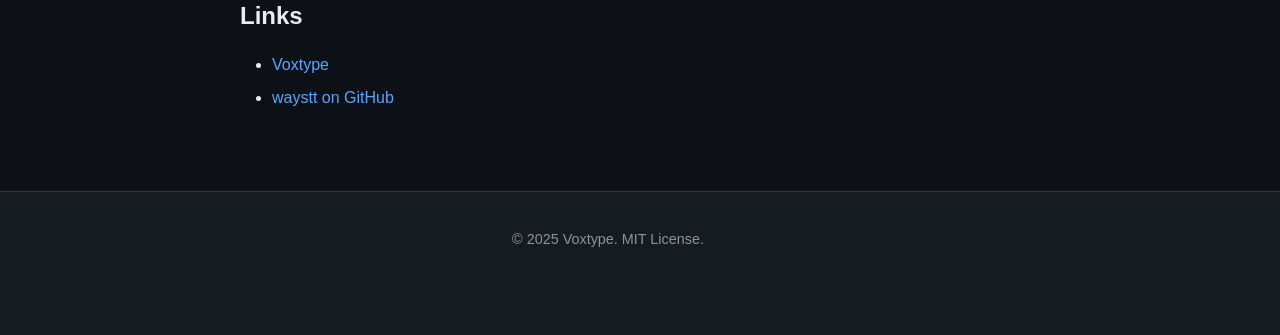
<file: website/compare/waystt.html>
<!DOCTYPE html>
<html lang="en">
<head>
    <meta charset="UTF-8">
    <meta name="viewport" content="width=device-width, initial-scale=1.0">
    <meta name="description" content="Compare Voxtype and waystt for Wayland speech-to-text. Both written in Rust, different architectural approaches.">
    <title>Voxtype vs waystt | Wayland Speech-to-Text Comparison</title>
    <link rel="stylesheet" href="../css/style.css">
    <link rel="stylesheet" href="../css/compare.css">
    <link rel="icon" type="image/svg+xml" href="../images/favicon.svg">
</head>
<body>
    <nav class="navbar">
        <div class="nav-container">
            <a href="../" class="nav-logo">
                <svg class="logo-icon" viewBox="0 0 24 24" fill="none" stroke="currentColor" stroke-width="2">
                    <path d="M12 1a3 3 0 0 0-3 3v8a3 3 0 0 0 6 0V4a3 3 0 0 0-3-3z"/>
                    <path d="M19 10v2a7 7 0 0 1-14 0v-2"/>
                    <line x1="12" y1="19" x2="12" y2="23"/>
                    <line x1="8" y1="23" x2="16" y2="23"/>
                </svg>
                <span>Voxtype</span>
            </a>
            <div class="nav-links">
                <a href="../#features">Features</a>
                <a href="../#demo">Demo</a>
                <a href="../#install">Install</a>
                <a href="./">Compare</a>
                <a href="../news/">News</a>
                <a href="https://github.com/peteonrails/voxtype/tree/main/docs">Docs</a>
                <a href="https://github.com/peteonrails/voxtype" class="nav-github">GitHub</a>
            </div>
        </div>
    </nav>

    <article class="compare-article container">
        <a href="./" class="back-link">&larr; All Comparisons</a>

        <h1>Voxtype vs waystt</h1>
        <p class="lead">Two Rust-based speech-to-text tools for Wayland. Daemon vs signal-driven architecture.</p>

        <h2>At a Glance</h2>
        <table class="inline-table">
            <tr>
                <th>Aspect</th>
                <th>Voxtype</th>
                <th>waystt</th>
            </tr>
            <tr>
                <td>Engine</td>
                <td>Whisper (whisper.cpp)</td>
                <td>Whisper (cloud or local)</td>
            </tr>
            <tr>
                <td>Language</td>
                <td>Rust</td>
                <td>Rust</td>
            </tr>
            <tr>
                <td>Architecture</td>
                <td><strong>Systemd daemon</strong></td>
                <td>Signal-driven (starts/stops)</td>
            </tr>
            <tr>
                <td>Default Mode</td>
                <td>Offline (local)</td>
                <td><strong>Cloud (OpenAI API)</strong></td>
            </tr>
            <tr>
                <td>Hotkey Detection</td>
                <td>Built-in (evdev)</td>
                <td>External (WM keybinds)</td>
            </tr>
            <tr>
                <td>Audio Feedback</td>
                <td>Yes (customizable)</td>
                <td>Yes (beeps)</td>
            </tr>
            <tr>
                <td>Cursor Injection</td>
                <td>Built-in (ydotool)</td>
                <td>Via <code>--pipe-to</code></td>
            </tr>
            <tr>
                <td>GPU Acceleration</td>
                <td><strong>Vulkan, CUDA, Metal, ROCm</strong></td>
                <td>No</td>
            </tr>
            <tr>
                <td>Text Processing</td>
                <td><strong>Word replacements, spoken punctuation</strong></td>
                <td>None</td>
            </tr>
        </table>

        <h2>Critical Differences</h2>

        <h3>Daemon vs Signal-Driven</h3>
        <p><strong>Voxtype</strong> runs as a persistent systemd service. It's always listening for your hotkey, always ready. Start it once at login, forget about it.</p>
        <p><strong>waystt</strong> is invoked on-demand via signals. Your window manager keybind triggers it, it records, transcribes, outputs, then exits. This is lighter but requires more WM configuration.</p>

        <h3>Cloud vs Local Default</h3>
        <p><strong>Voxtype</strong> is offline-only by design. Your voice data never leaves your machine.</p>
        <p><strong>waystt</strong> defaults to <strong>OpenAI's cloud API</strong>, requiring an API key and internet connection. Local mode with whisper-rs is available but requires downloading models separately.</p>

        <h3>Hotkey Handling</h3>
        <p><strong>Voxtype</strong> handles hotkeys internally via evdev. Configure your key in <code>config.toml</code> and it just works.</p>
        <p><strong>waystt</strong> expects your window manager to send signals. You need to configure keybinds in Hyprland/Sway/etc. that run commands like <code>pkill -SIGUSR1 waystt</code>.</p>

        <h2>Setup Comparison</h2>

        <h3>Voxtype</h3>
        <pre><code># Install and run - handles everything
paru -S voxtype
voxtype setup model
voxtype setup systemd
systemctl --user enable --now voxtype

# That's it. Hold ScrollLock to dictate.</code></pre>

        <h3>waystt (Local Mode)</h3>
        <pre><code># Install
paru -S waystt-bin

# Download model
mkdir -p ~/.local/share/waystt
# Download GGML model manually...

# Configure WM keybinds (Hyprland example)
# bind = $mod, D, exec, waystt --local --pipe-to "ydotool type --file -"

# Start waystt in background, then trigger via keybind</code></pre>

        <h2>Feature Comparison</h2>

        <h3>What waystt Does Better</h3>
        <ul>
            <li><strong>Minimal footprint</strong> - Not running when you're not using it</li>
            <li><strong>Cloud option</strong> - OpenAI API for those who prefer cloud accuracy</li>
            <li><strong>Google Speech support</strong> - Alternative cloud provider</li>
            <li><strong>Pipe-friendly</strong> - Outputs to stdout, easy to integrate with other tools</li>
        </ul>

        <h3>What Voxtype Does Better</h3>
        <ul>
            <li><strong>Zero WM config</strong> - Hotkeys work out of the box, no keybind setup</li>
            <li><strong>Always ready</strong> - Daemon is instant, no startup latency</li>
            <li><strong>Privacy-first</strong> - No cloud option means no temptation to send voice data</li>
            <li><strong>GPU acceleration</strong> - Vulkan, CUDA, Metal, ROCm support for faster transcription</li>
            <li><strong>Text processing</strong> - Word replacements and spoken punctuation built-in</li>
            <li><strong>Integrated typing</strong> - Text appears at cursor automatically</li>
            <li><strong>Waybar module</strong> - Built-in status indicator</li>
        </ul>

        <div class="verdict-box">
            <h3>The Verdict</h3>
            <p><strong>Choose Voxtype</strong> if you want a complete solution that handles hotkeys, transcription, and typing without additional WM configuration. Ideal for users who want "install and forget."</p>
            <p><strong>Choose waystt</strong> if you prefer a minimal, signal-driven tool that you invoke on-demand, or if you want cloud transcription options. Better for users who like composing tools via shell pipelines.</p>
        </div>

        <h2>Links</h2>
        <ul>
            <li><a href="https://voxtype.io">Voxtype</a></li>
            <li><a href="https://github.com/sevos/waystt">waystt on GitHub</a></li>
        </ul>
    </article>

    <footer class="footer">
        <div class="container">
            <div class="footer-content">
                <p>&copy; 2025 Voxtype. MIT License.</p>
            </div>
        </div>
    </footer>
</body>
</html>
</file>
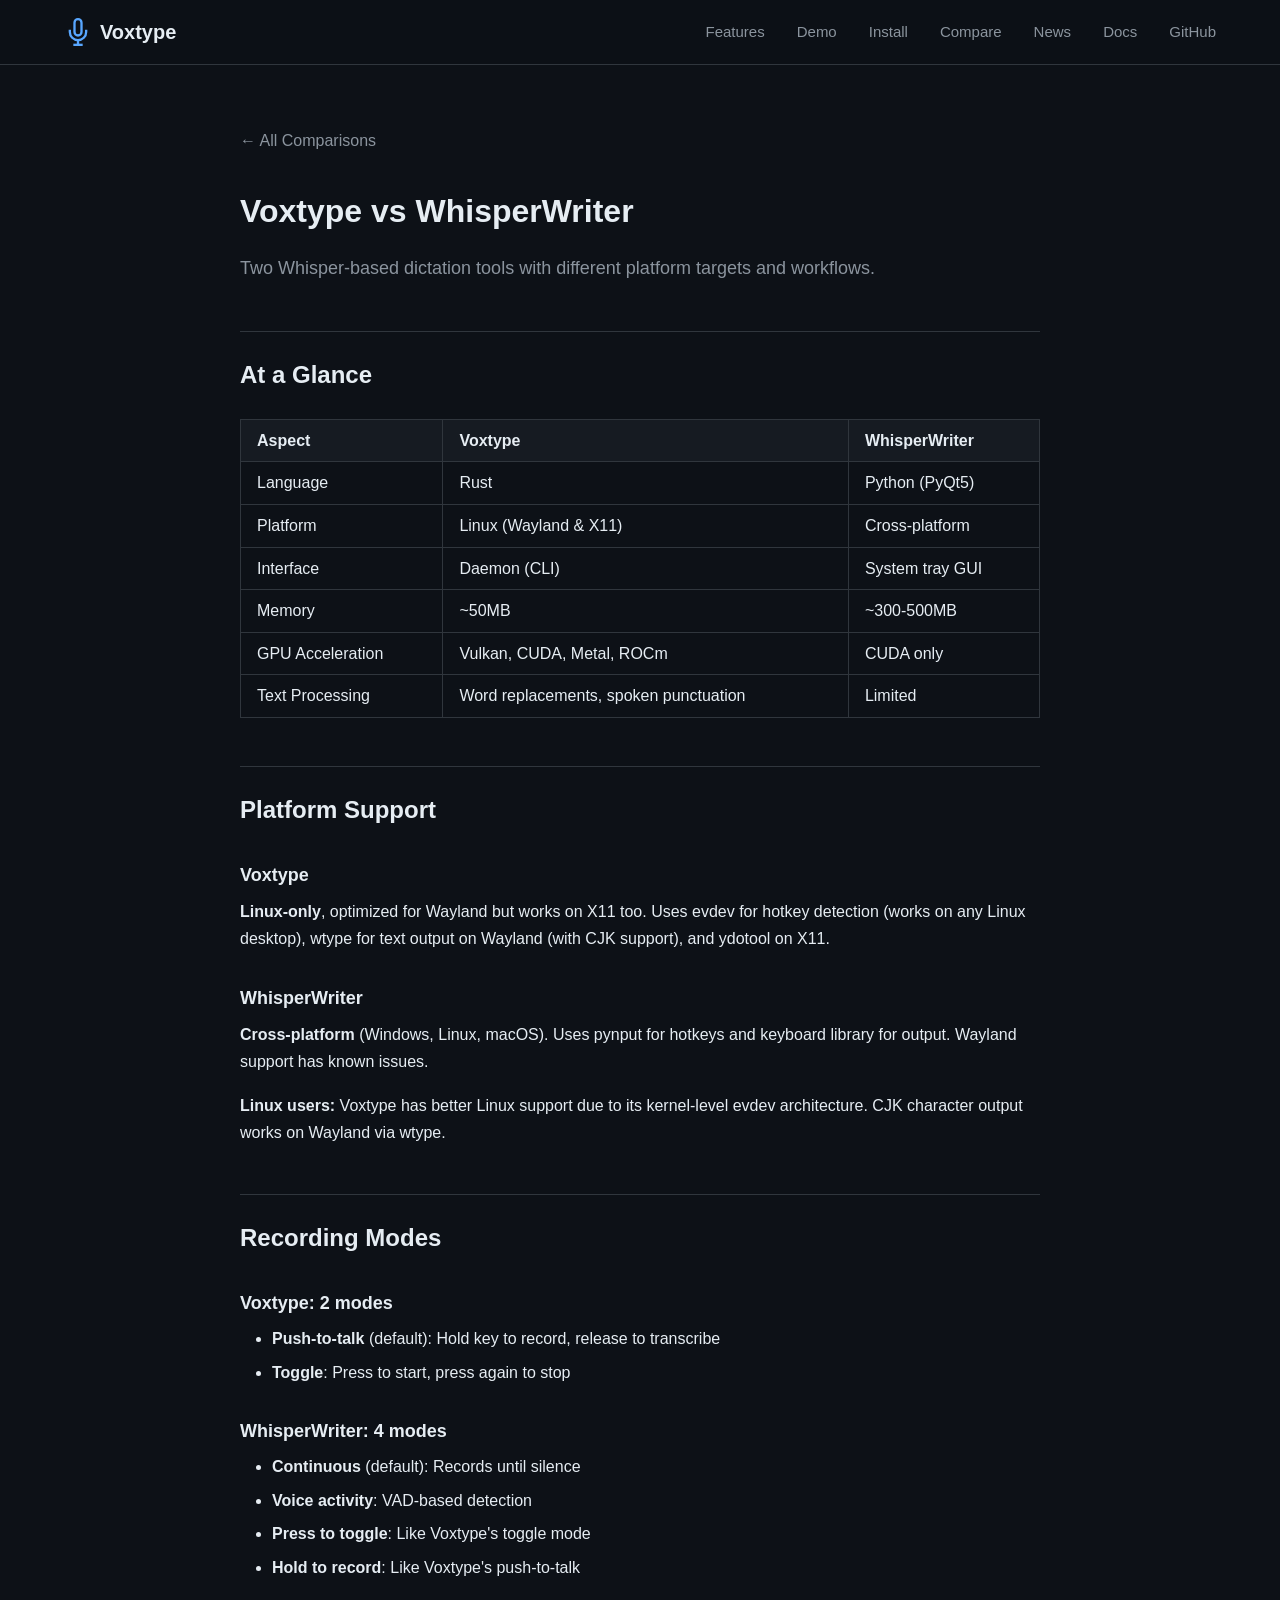
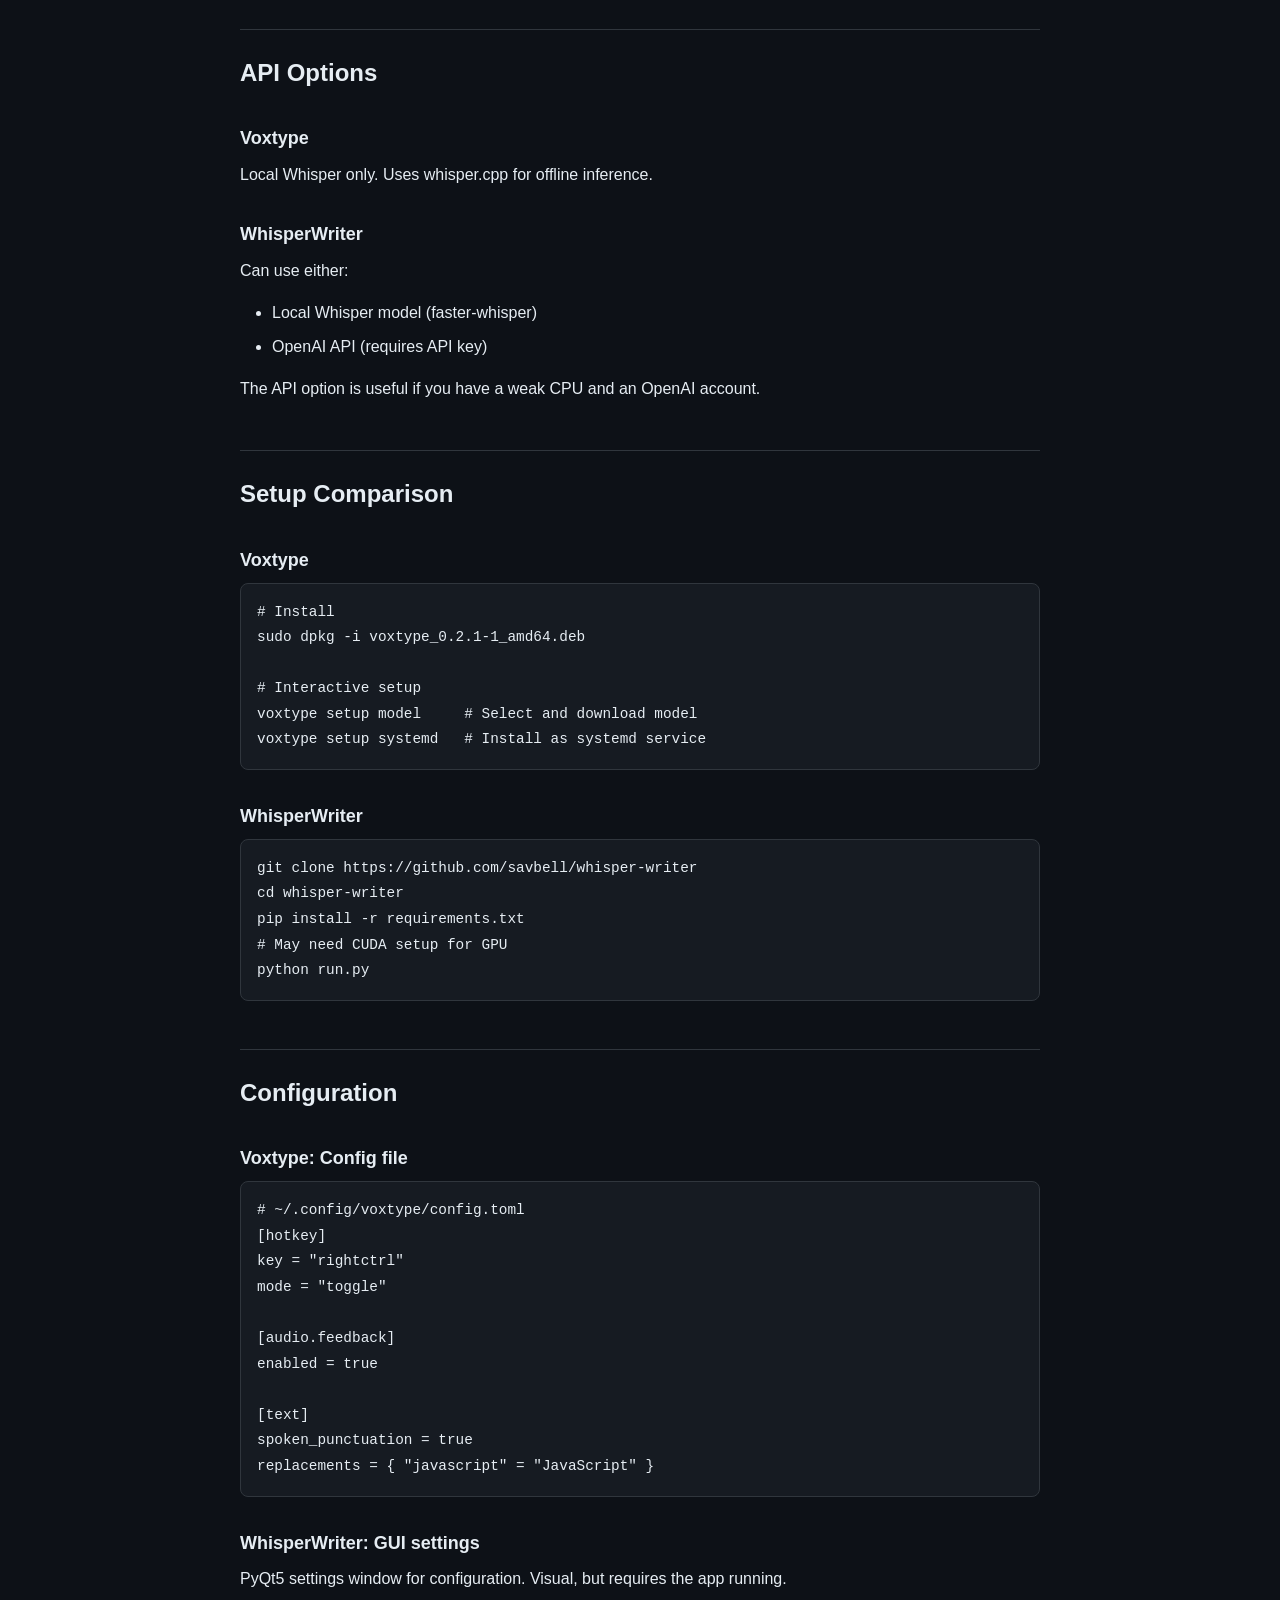
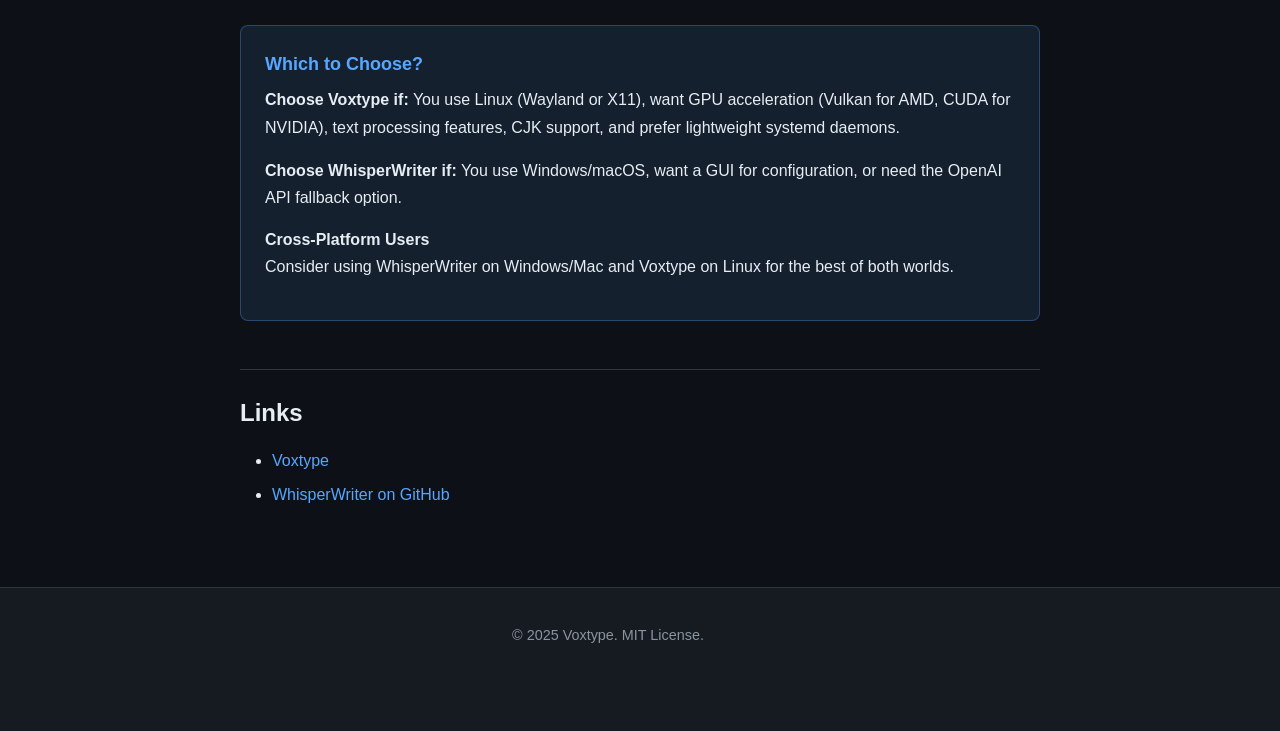
<file: website/compare/whisperwriter.html>
<!DOCTYPE html>
<html lang="en">
<head>
    <meta charset="UTF-8">
    <meta name="viewport" content="width=device-width, initial-scale=1.0">
    <meta name="description" content="Compare Voxtype and WhisperWriter for speech-to-text. Linux-native vs cross-platform Python app.">
    <title>Voxtype vs WhisperWriter | Linux Speech-to-Text Comparison</title>
    <link rel="stylesheet" href="../css/style.css">
    <link rel="stylesheet" href="../css/compare.css">
    <link rel="icon" type="image/svg+xml" href="../images/favicon.svg">
</head>
<body>
    <nav class="navbar">
        <div class="nav-container">
            <a href="../" class="nav-logo">
                <svg class="logo-icon" viewBox="0 0 24 24" fill="none" stroke="currentColor" stroke-width="2">
                    <path d="M12 1a3 3 0 0 0-3 3v8a3 3 0 0 0 6 0V4a3 3 0 0 0-3-3z"/>
                    <path d="M19 10v2a7 7 0 0 1-14 0v-2"/>
                    <line x1="12" y1="19" x2="12" y2="23"/>
                    <line x1="8" y1="23" x2="16" y2="23"/>
                </svg>
                <span>Voxtype</span>
            </a>
            <div class="nav-links">
                <a href="../#features">Features</a>
                <a href="../#demo">Demo</a>
                <a href="../#install">Install</a>
                <a href="./">Compare</a>
                <a href="../news/">News</a>
                <a href="https://github.com/peteonrails/voxtype/tree/main/docs">Docs</a>
                <a href="https://github.com/peteonrails/voxtype" class="nav-github">GitHub</a>
            </div>
        </div>
    </nav>

    <article class="compare-article container">
        <a href="./" class="back-link">&larr; All Comparisons</a>

        <h1>Voxtype vs WhisperWriter</h1>
        <p class="lead">Two Whisper-based dictation tools with different platform targets and workflows.</p>

        <h2>At a Glance</h2>
        <table class="inline-table">
            <tr>
                <th>Aspect</th>
                <th>Voxtype</th>
                <th>WhisperWriter</th>
            </tr>
            <tr>
                <td>Language</td>
                <td>Rust</td>
                <td>Python (PyQt5)</td>
            </tr>
            <tr>
                <td>Platform</td>
                <td>Linux (Wayland & X11)</td>
                <td>Cross-platform</td>
            </tr>
            <tr>
                <td>Interface</td>
                <td>Daemon (CLI)</td>
                <td>System tray GUI</td>
            </tr>
            <tr>
                <td>Memory</td>
                <td>~50MB</td>
                <td>~300-500MB</td>
            </tr>
            <tr>
                <td>GPU Acceleration</td>
                <td>Vulkan, CUDA, Metal, ROCm</td>
                <td>CUDA only</td>
            </tr>
            <tr>
                <td>Text Processing</td>
                <td>Word replacements, spoken punctuation</td>
                <td>Limited</td>
            </tr>
        </table>

        <h2>Platform Support</h2>

        <h3>Voxtype</h3>
        <p><strong>Linux-only</strong>, optimized for Wayland but works on X11 too. Uses evdev for hotkey detection (works on any Linux desktop), wtype for text output on Wayland (with CJK support), and ydotool on X11.</p>

        <h3>WhisperWriter</h3>
        <p><strong>Cross-platform</strong> (Windows, Linux, macOS). Uses pynput for hotkeys and keyboard library for output. Wayland support has known issues.</p>

        <p><strong>Linux users:</strong> Voxtype has better Linux support due to its kernel-level evdev architecture. CJK character output works on Wayland via wtype.</p>

        <h2>Recording Modes</h2>

        <h3>Voxtype: 2 modes</h3>
        <ul>
            <li><strong>Push-to-talk</strong> (default): Hold key to record, release to transcribe</li>
            <li><strong>Toggle</strong>: Press to start, press again to stop</li>
        </ul>

        <h3>WhisperWriter: 4 modes</h3>
        <ul>
            <li><strong>Continuous</strong> (default): Records until silence</li>
            <li><strong>Voice activity</strong>: VAD-based detection</li>
            <li><strong>Press to toggle</strong>: Like Voxtype's toggle mode</li>
            <li><strong>Hold to record</strong>: Like Voxtype's push-to-talk</li>
        </ul>

        <h2>API Options</h2>

        <h3>Voxtype</h3>
        <p>Local Whisper only. Uses whisper.cpp for offline inference.</p>

        <h3>WhisperWriter</h3>
        <p>Can use either:</p>
        <ul>
            <li>Local Whisper model (faster-whisper)</li>
            <li>OpenAI API (requires API key)</li>
        </ul>
        <p>The API option is useful if you have a weak CPU and an OpenAI account.</p>

        <h2>Setup Comparison</h2>

        <h3>Voxtype</h3>
        <pre><code># Install
sudo dpkg -i voxtype_0.2.1-1_amd64.deb

# Interactive setup
voxtype setup model     # Select and download model
voxtype setup systemd   # Install as systemd service</code></pre>

        <h3>WhisperWriter</h3>
        <pre><code>git clone https://github.com/savbell/whisper-writer
cd whisper-writer
pip install -r requirements.txt
# May need CUDA setup for GPU
python run.py</code></pre>

        <h2>Configuration</h2>

        <h3>Voxtype: Config file</h3>
        <pre><code># ~/.config/voxtype/config.toml
[hotkey]
key = "rightctrl"
mode = "toggle"

[audio.feedback]
enabled = true

[text]
spoken_punctuation = true
replacements = { "javascript" = "JavaScript" }</code></pre>

        <h3>WhisperWriter: GUI settings</h3>
        <p>PyQt5 settings window for configuration. Visual, but requires the app running.</p>

        <div class="verdict-box">
            <h3>Which to Choose?</h3>
            <p><strong>Choose Voxtype if:</strong> You use Linux (Wayland or X11), want GPU acceleration (Vulkan for AMD, CUDA for NVIDIA), text processing features, CJK support, and prefer lightweight systemd daemons.</p>
            <p><strong>Choose WhisperWriter if:</strong> You use Windows/macOS, want a GUI for configuration, or need the OpenAI API fallback option.</p>
            <h4>Cross-Platform Users</h4>
            <p>Consider using WhisperWriter on Windows/Mac and Voxtype on Linux for the best of both worlds.</p>
        </div>

        <h2>Links</h2>
        <ul>
            <li><a href="https://voxtype.io">Voxtype</a></li>
            <li><a href="https://github.com/savbell/whisper-writer">WhisperWriter on GitHub</a></li>
        </ul>
    </article>

    <footer class="footer">
        <div class="container">
            <div class="footer-content">
                <p>&copy; 2025 Voxtype. MIT License.</p>
            </div>
        </div>
    </footer>
</body>
</html>
</file>
<file: website/css/style.css>
/* Voxtype Website Styles */

/* ==================== Variables ==================== */
:root {
    /* Colors */
    --color-bg: #0d1117;
    --color-bg-secondary: #161b22;
    --color-bg-tertiary: #21262d;
    --color-border: #30363d;
    --color-text: #e6edf3;
    --color-text-secondary: #8b949e;
    --color-text-muted: #6e7681;
    --color-primary: #58a6ff;
    --color-primary-hover: #79b8ff;
    --color-secondary: #238636;
    --color-secondary-hover: #2ea043;
    --color-accent: #f78166;
    --color-success: #3fb950;
    --color-warning: #d29922;

    /* Typography */
    --font-sans: 'Inter', -apple-system, BlinkMacSystemFont, 'Segoe UI', Roboto, Oxygen, Ubuntu, sans-serif;
    --font-mono: 'JetBrains Mono', 'Fira Code', 'SF Mono', Menlo, Monaco, 'Courier New', monospace;

    /* Spacing */
    --space-xs: 0.25rem;
    --space-sm: 0.5rem;
    --space-md: 1rem;
    --space-lg: 1.5rem;
    --space-xl: 2rem;
    --space-2xl: 3rem;
    --space-3xl: 4rem;

    /* Borders */
    --radius-sm: 4px;
    --radius-md: 8px;
    --radius-lg: 12px;
    --radius-xl: 16px;

    /* Transitions */
    --transition-fast: 150ms ease;
    --transition-normal: 250ms ease;

    /* Container */
    --container-max: 1200px;
}

/* ==================== Reset ==================== */
*, *::before, *::after {
    box-sizing: border-box;
}

* {
    margin: 0;
    padding: 0;
}

html {
    scroll-behavior: smooth;
}

body {
    font-family: var(--font-sans);
    background: var(--color-bg);
    color: var(--color-text);
    line-height: 1.6;
    -webkit-font-smoothing: antialiased;
    -moz-osx-font-smoothing: grayscale;
}

img, svg {
    display: block;
    max-width: 100%;
}

a {
    color: var(--color-primary);
    text-decoration: none;
    transition: color var(--transition-fast);
}

a:hover {
    color: var(--color-primary-hover);
}

code, pre {
    font-family: var(--font-mono);
}

/* ==================== Utilities ==================== */
.container {
    max-width: var(--container-max);
    margin: 0 auto;
    padding: 0 var(--space-lg);
}

.section-subtitle {
    color: var(--color-text-secondary);
    font-size: 1.125rem;
    margin-bottom: var(--space-2xl);
}

/* ==================== Buttons ==================== */
.btn {
    display: inline-flex;
    align-items: center;
    gap: var(--space-sm);
    padding: var(--space-sm) var(--space-lg);
    font-size: 1rem;
    font-weight: 500;
    border-radius: var(--radius-md);
    border: 1px solid transparent;
    cursor: pointer;
    transition: all var(--transition-fast);
}

.btn-primary {
    background: var(--color-primary);
    color: var(--color-bg);
}

.btn-primary:hover {
    background: var(--color-primary-hover);
    color: var(--color-bg);
}

.btn-secondary {
    background: transparent;
    border-color: var(--color-border);
    color: var(--color-text);
}

.btn-secondary:hover {
    background: var(--color-bg-tertiary);
    border-color: var(--color-text-secondary);
    color: var(--color-text);
}

.btn-large {
    padding: var(--space-md) var(--space-xl);
    font-size: 1.125rem;
}

/* ==================== Navigation ==================== */
.navbar {
    position: fixed;
    top: 0;
    left: 0;
    right: 0;
    background: rgba(13, 17, 23, 0.95);
    backdrop-filter: blur(10px);
    border-bottom: 1px solid var(--color-border);
    z-index: 1000;
}

.nav-container {
    max-width: var(--container-max);
    margin: 0 auto;
    padding: var(--space-md) var(--space-lg);
    display: flex;
    align-items: center;
    justify-content: space-between;
}

.nav-logo {
    display: flex;
    align-items: center;
    gap: var(--space-sm);
    font-size: 1.25rem;
    font-weight: 600;
    color: var(--color-text);
}

.nav-logo:hover {
    color: var(--color-text);
}

.logo-icon {
    width: 28px;
    height: 28px;
    color: var(--color-primary);
}

.nav-links {
    display: flex;
    align-items: center;
    gap: var(--space-xl);
}

.nav-links a {
    color: var(--color-text-secondary);
    font-size: 0.9375rem;
}

.nav-links a:hover {
    color: var(--color-text);
}

.nav-github {
    display: flex;
    align-items: center;
    gap: var(--space-xs);
}

.nav-github svg {
    width: 18px;
    height: 18px;
}

.nav-toggle {
    display: none;
    flex-direction: column;
    gap: 4px;
    background: none;
    border: none;
    cursor: pointer;
    padding: var(--space-sm);
}

.nav-toggle span {
    display: block;
    width: 24px;
    height: 2px;
    background: var(--color-text);
    transition: var(--transition-fast);
}

/* ==================== Hero ==================== */
.hero {
    padding: 8rem var(--space-lg) var(--space-3xl);
    text-align: center;
}

.hero-content {
    max-width: 900px;
    margin: 0 auto;
}

.hero h1 {
    font-size: clamp(2rem, 5vw, 3.5rem);
    font-weight: 700;
    line-height: 1.2;
    margin-bottom: var(--space-lg);
}

.highlight {
    color: var(--color-primary);
}

.hero-subtitle {
    font-size: 1.25rem;
    color: var(--color-text-secondary);
    max-width: 600px;
    margin: 0 auto var(--space-lg);
}

.hero-badges {
    display: flex;
    justify-content: center;
    gap: var(--space-md);
    margin-bottom: var(--space-xl);
    flex-wrap: wrap;
}

.badge {
    padding: var(--space-xs) var(--space-md);
    background: var(--color-bg-tertiary);
    border: 1px solid var(--color-border);
    border-radius: var(--radius-xl);
    font-size: 0.875rem;
    color: var(--color-text-secondary);
}

.hero-cta {
    display: flex;
    justify-content: center;
    gap: var(--space-md);
    margin-bottom: var(--space-2xl);
    flex-wrap: wrap;
}

/* Terminal */
.hero-terminal {
    max-width: 700px;
    margin: 0 auto;
    background: var(--color-bg-secondary);
    border: 1px solid var(--color-border);
    border-radius: var(--radius-lg);
    overflow: hidden;
    text-align: left;
}

.terminal-header {
    display: flex;
    align-items: center;
    gap: var(--space-sm);
    padding: var(--space-sm) var(--space-md);
    background: var(--color-bg-tertiary);
    border-bottom: 1px solid var(--color-border);
}

.terminal-dot {
    width: 12px;
    height: 12px;
    border-radius: 50%;
}

.terminal-dot.red { background: #ff5f56; }
.terminal-dot.yellow { background: #ffbd2e; }
.terminal-dot.green { background: #27c93f; }

.terminal-title {
    margin-left: auto;
    font-size: 0.8125rem;
    color: var(--color-text-muted);
}

.terminal-body {
    padding: var(--space-md);
    overflow-x: auto;
}

.terminal-body pre {
    margin: 0;
    font-size: 0.875rem;
    line-height: 1.5;
}

.terminal-body .prompt { color: var(--color-success); }
.terminal-body .info { color: var(--color-primary); }
.terminal-body .success { color: var(--color-success); }
.terminal-body .comment { color: var(--color-text-muted); }
.terminal-body .output { color: var(--color-accent); }

/* ==================== Features ==================== */
.features {
    padding: var(--space-3xl) var(--space-lg);
    background: var(--color-bg-secondary);
}

.features h2 {
    text-align: center;
    font-size: 2.5rem;
    margin-bottom: var(--space-sm);
}

.features .section-subtitle {
    text-align: center;
}

.feature-grid {
    display: grid;
    grid-template-columns: repeat(auto-fit, minmax(300px, 1fr));
    gap: var(--space-xl);
}

.feature-card {
    padding: var(--space-xl);
    background: var(--color-bg);
    border: 1px solid var(--color-border);
    border-radius: var(--radius-lg);
    transition: border-color var(--transition-fast);
}

.feature-card:hover {
    border-color: var(--color-primary);
}

.feature-icon {
    width: 48px;
    height: 48px;
    margin-bottom: var(--space-md);
    color: var(--color-primary);
}

.feature-icon svg {
    width: 100%;
    height: 100%;
}

.feature-card h3 {
    font-size: 1.25rem;
    margin-bottom: var(--space-sm);
}

.feature-card p {
    color: var(--color-text-secondary);
    font-size: 0.9375rem;
}

/* ==================== Demo ==================== */
.demo {
    padding: var(--space-3xl) var(--space-lg);
}

.demo h2 {
    text-align: center;
    font-size: 2.5rem;
    margin-bottom: var(--space-sm);
}

.demo .section-subtitle {
    text-align: center;
}

.demo-steps {
    display: grid;
    grid-template-columns: repeat(auto-fit, minmax(250px, 1fr));
    gap: var(--space-xl);
    max-width: 1000px;
    margin: 0 auto;
}

.demo-step {
    text-align: center;
}

.step-number {
    width: 48px;
    height: 48px;
    margin: 0 auto var(--space-md);
    display: flex;
    align-items: center;
    justify-content: center;
    background: var(--color-primary);
    color: var(--color-bg);
    font-size: 1.5rem;
    font-weight: 700;
    border-radius: 50%;
}

.step-content h3 {
    font-size: 1.125rem;
    margin-bottom: var(--space-sm);
}

.step-content p {
    color: var(--color-text-secondary);
    font-size: 0.9375rem;
    margin-bottom: var(--space-md);
}

.step-visual {
    height: 80px;
    display: flex;
    align-items: center;
    justify-content: center;
}

/* Key animation */
.key-animation {
    display: flex;
    flex-direction: column;
    align-items: center;
    gap: var(--space-xs);
}

.key {
    padding: var(--space-sm) var(--space-md);
    background: var(--color-bg-tertiary);
    border: 2px solid var(--color-border);
    border-radius: var(--radius-sm);
    font-family: var(--font-mono);
    font-size: 0.875rem;
    animation: keyPulse 2s ease-in-out infinite;
}

.key-state {
    font-size: 0.75rem;
    color: var(--color-success);
    animation: fadeInOut 2s ease-in-out infinite;
}

@keyframes keyPulse {
    0%, 100% { border-color: var(--color-border); }
    50% { border-color: var(--color-primary); box-shadow: 0 0 10px rgba(88, 166, 255, 0.3); }
}

@keyframes fadeInOut {
    0%, 100% { opacity: 0.5; }
    50% { opacity: 1; }
}

/* Waveform animation */
.waveform {
    display: flex;
    align-items: center;
    gap: 4px;
    height: 40px;
}

.wave-bar {
    width: 4px;
    height: 100%;
    background: var(--color-primary);
    border-radius: 2px;
    animation: wave 1s ease-in-out infinite;
}

.wave-bar:nth-child(1) { animation-delay: 0s; }
.wave-bar:nth-child(2) { animation-delay: 0.1s; }
.wave-bar:nth-child(3) { animation-delay: 0.2s; }
.wave-bar:nth-child(4) { animation-delay: 0.3s; }
.wave-bar:nth-child(5) { animation-delay: 0.2s; }
.wave-bar:nth-child(6) { animation-delay: 0.1s; }
.wave-bar:nth-child(7) { animation-delay: 0s; }

@keyframes wave {
    0%, 100% { transform: scaleY(0.3); }
    50% { transform: scaleY(1); }
}

/* Processing animation */
.processing-animation {
    display: flex;
    align-items: center;
    gap: var(--space-md);
    color: var(--color-text-secondary);
    font-size: 0.875rem;
}

.spinner {
    width: 24px;
    height: 24px;
    border: 2px solid var(--color-border);
    border-top-color: var(--color-primary);
    border-radius: 50%;
    animation: spin 1s linear infinite;
}

@keyframes spin {
    to { transform: rotate(360deg); }
}

/* Typing animation */
.typing-animation {
    font-family: var(--font-mono);
    font-size: 1rem;
}

.typed-text::after {
    content: 'Hello world';
    animation: typing 3s steps(11) infinite;
    overflow: hidden;
    white-space: nowrap;
    display: inline-block;
    max-width: 0;
}

@keyframes typing {
    0%, 10% { max-width: 0; }
    50%, 100% { max-width: 11ch; }
}

.cursor {
    animation: blink 0.7s step-end infinite;
}

@keyframes blink {
    0%, 100% { opacity: 1; }
    50% { opacity: 0; }
}

/* ==================== Models ==================== */
.models {
    padding: var(--space-3xl) var(--space-lg);
    background: var(--color-bg-secondary);
}

.models h2 {
    text-align: center;
    font-size: 2.5rem;
    margin-bottom: var(--space-sm);
}

.models .section-subtitle {
    text-align: center;
}

.model-table-wrapper {
    overflow-x: auto;
    margin-bottom: var(--space-lg);
}

.model-table {
    width: 100%;
    border-collapse: collapse;
    background: var(--color-bg);
    border: 1px solid var(--color-border);
    border-radius: var(--radius-lg);
    overflow: hidden;
}

.model-table th,
.model-table td {
    padding: var(--space-md) var(--space-lg);
    text-align: left;
    border-bottom: 1px solid var(--color-border);
}

.model-table th {
    background: var(--color-bg-tertiary);
    font-weight: 600;
    font-size: 0.875rem;
    color: var(--color-text-secondary);
    text-transform: uppercase;
    letter-spacing: 0.05em;
}

.model-table tr:last-child td {
    border-bottom: none;
}

.model-table tr.recommended {
    background: rgba(88, 166, 255, 0.1);
}

.model-table code {
    padding: var(--space-xs) var(--space-sm);
    background: var(--color-bg-tertiary);
    border-radius: var(--radius-sm);
    font-size: 0.875rem;
}

.rec-badge {
    display: inline-block;
    margin-left: var(--space-sm);
    padding: 2px var(--space-sm);
    background: var(--color-primary);
    color: var(--color-bg);
    font-size: 0.6875rem;
    font-weight: 600;
    border-radius: var(--radius-xl);
    text-transform: uppercase;
}

.speed-bar,
.accuracy-bar {
    width: 100px;
    height: 8px;
    background: var(--color-bg-tertiary);
    border-radius: var(--radius-xl);
    overflow: hidden;
}

.speed-fill {
    height: 100%;
    background: var(--color-success);
    border-radius: var(--radius-xl);
}

.accuracy-fill {
    height: 100%;
    background: var(--color-primary);
    border-radius: var(--radius-xl);
}

.model-note {
    text-align: center;
    color: var(--color-text-secondary);
    font-size: 0.9375rem;
}

/* ==================== Install ==================== */
.install {
    padding: var(--space-3xl) var(--space-lg);
}

.install h2 {
    text-align: center;
    font-size: 2.5rem;
    margin-bottom: var(--space-sm);
}

.install .section-subtitle {
    text-align: center;
}

.install-tabs {
    display: flex;
    justify-content: center;
    gap: var(--space-sm);
    margin-bottom: var(--space-xl);
    flex-wrap: wrap;
}

.tab-btn {
    padding: var(--space-sm) var(--space-lg);
    background: transparent;
    border: 1px solid var(--color-border);
    border-radius: var(--radius-md);
    color: var(--color-text-secondary);
    font-size: 0.9375rem;
    cursor: pointer;
    transition: all var(--transition-fast);
}

.tab-btn:hover {
    border-color: var(--color-text-secondary);
    color: var(--color-text);
}

.tab-btn.active {
    background: var(--color-primary);
    border-color: var(--color-primary);
    color: var(--color-bg);
}

.tab-content {
    display: none;
}

.tab-content.active {
    display: block;
}

.code-block {
    max-width: 700px;
    margin: 0 auto var(--space-lg);
    background: var(--color-bg-secondary);
    border: 1px solid var(--color-border);
    border-radius: var(--radius-lg);
    overflow: hidden;
}

.code-header {
    display: flex;
    justify-content: space-between;
    align-items: center;
    padding: var(--space-sm) var(--space-md);
    background: var(--color-bg-tertiary);
    border-bottom: 1px solid var(--color-border);
    font-size: 0.8125rem;
    color: var(--color-text-secondary);
}

.copy-btn {
    padding: var(--space-xs) var(--space-sm);
    background: transparent;
    border: 1px solid var(--color-border);
    border-radius: var(--radius-sm);
    color: var(--color-text-secondary);
    font-size: 0.75rem;
    cursor: pointer;
    transition: all var(--transition-fast);
}

.copy-btn:hover {
    border-color: var(--color-text-secondary);
    color: var(--color-text);
}

.code-block pre {
    padding: var(--space-md);
    overflow-x: auto;
    font-size: 0.875rem;
    line-height: 1.6;
}

.code-block .comment {
    color: var(--color-text-muted);
}

.post-install {
    max-width: 700px;
    margin: var(--space-2xl) auto 0;
}

.post-install h3 {
    text-align: center;
    margin-bottom: var(--space-lg);
}

/* ==================== Compositors ==================== */
.compositors {
    padding: var(--space-3xl) var(--space-lg);
    background: var(--color-bg-secondary);
}

.compositors h2 {
    text-align: center;
    font-size: 2.5rem;
    margin-bottom: var(--space-sm);
}

.compositors .section-subtitle {
    text-align: center;
}

.compositor-grid {
    display: flex;
    justify-content: center;
    gap: var(--space-xl);
    flex-wrap: wrap;
}

.compositor-card {
    display: flex;
    flex-direction: column;
    align-items: center;
    gap: var(--space-md);
    padding: var(--space-xl);
    background: var(--color-bg);
    border: 1px solid var(--color-border);
    border-radius: var(--radius-lg);
    min-width: 140px;
    transition: border-color var(--transition-fast);
}

.compositor-card:hover {
    border-color: var(--color-primary);
}

.compositor-logo {
    width: 64px;
    height: 64px;
    object-fit: contain;
}

.compositor-card span {
    font-size: 0.9375rem;
    color: var(--color-text-secondary);
}

/* ==================== CTA ==================== */
.cta {
    padding: var(--space-3xl) var(--space-lg);
    text-align: center;
    background: linear-gradient(135deg, rgba(88, 166, 255, 0.1), rgba(88, 166, 255, 0.05));
}

.cta h2 {
    font-size: 2rem;
    margin-bottom: var(--space-sm);
}

.cta p {
    color: var(--color-text-secondary);
    margin-bottom: var(--space-xl);
}

.cta-buttons {
    display: flex;
    justify-content: center;
    gap: var(--space-md);
    flex-wrap: wrap;
}

/* ==================== Footer ==================== */
.footer {
    padding: var(--space-3xl) var(--space-lg) var(--space-xl);
    background: var(--color-bg-secondary);
    border-top: 1px solid var(--color-border);
}

.footer-content {
    display: grid;
    grid-template-columns: 1fr auto;
    gap: var(--space-3xl);
    margin-bottom: var(--space-2xl);
}

.footer-brand {
    max-width: 300px;
}

.footer-logo {
    display: flex;
    align-items: center;
    gap: var(--space-sm);
    font-size: 1.25rem;
    font-weight: 600;
    color: var(--color-text);
    margin-bottom: var(--space-md);
}

.footer-logo:hover {
    color: var(--color-text);
}

.footer-brand p {
    color: var(--color-text-secondary);
    font-size: 0.9375rem;
}

.footer-links {
    display: flex;
    gap: var(--space-3xl);
}

.footer-column h4 {
    font-size: 0.875rem;
    font-weight: 600;
    text-transform: uppercase;
    letter-spacing: 0.05em;
    color: var(--color-text-secondary);
    margin-bottom: var(--space-md);
}

.footer-column a {
    display: block;
    color: var(--color-text-secondary);
    font-size: 0.9375rem;
    margin-bottom: var(--space-sm);
}

.footer-column a:hover {
    color: var(--color-text);
}

.footer-bottom {
    padding-top: var(--space-xl);
    border-top: 1px solid var(--color-border);
    text-align: center;
}

.footer-bottom p {
    color: var(--color-text-muted);
    font-size: 0.875rem;
}

/* ==================== Responsive ==================== */
@media (max-width: 768px) {
    .nav-links {
        display: none;
        position: absolute;
        top: 100%;
        left: 0;
        right: 0;
        flex-direction: column;
        padding: var(--space-lg);
        background: var(--color-bg-secondary);
        border-bottom: 1px solid var(--color-border);
    }

    .nav-links.active {
        display: flex;
    }

    .nav-toggle {
        display: flex;
    }

    .hero h1 {
        font-size: 2rem;
    }

    .hero-subtitle {
        font-size: 1rem;
    }

    .demo-steps {
        grid-template-columns: 1fr;
    }

    .footer-content {
        grid-template-columns: 1fr;
    }

    .footer-links {
        flex-wrap: wrap;
        gap: var(--space-xl);
    }
}

@media (max-width: 480px) {
    .hero {
        padding-top: 6rem;
    }

    .hero-badges {
        gap: var(--space-sm);
    }

    .badge {
        font-size: 0.75rem;
    }

    .hero-cta {
        flex-direction: column;
        align-items: center;
    }

    .btn {
        width: 100%;
        justify-content: center;
    }

    .install-tabs {
        flex-direction: column;
    }

    .tab-btn {
        width: 100%;
    }
}
</file>
<file: website/css/compare.css>
/* Comparison Pages Styles */

/* Hero */
.compare-hero {
    padding: calc(80px + var(--space-3xl)) 0 var(--space-3xl);
    text-align: center;
    background: linear-gradient(180deg, var(--color-bg-secondary) 0%, var(--color-bg) 100%);
}

.compare-hero h1 {
    font-size: 2.5rem;
    margin-bottom: var(--space-md);
}

.compare-hero .hero-subtitle {
    color: var(--color-text-secondary);
    font-size: 1.125rem;
    max-width: 600px;
    margin: 0 auto;
}

/* Matrix Table */
.comparison-matrix {
    padding: var(--space-3xl) 0;
}

.comparison-matrix h2 {
    text-align: center;
    margin-bottom: var(--space-xl);
}

.matrix-wrapper {
    overflow-x: auto;
    border: 1px solid var(--color-border);
    border-radius: var(--radius-lg);
}

.matrix-table {
    width: 100%;
    border-collapse: collapse;
    font-size: 0.95rem;
}

.matrix-table th,
.matrix-table td {
    padding: var(--space-md) var(--space-lg);
    text-align: left;
    border-bottom: 1px solid var(--color-border);
}

.matrix-table th {
    background: var(--color-bg-secondary);
    font-weight: 600;
    color: var(--color-text-secondary);
    font-size: 0.85rem;
    text-transform: uppercase;
    letter-spacing: 0.05em;
}

.matrix-table tbody tr:hover {
    background: var(--color-bg-secondary);
}

.matrix-table .highlight-row {
    background: rgba(88, 166, 255, 0.1);
}

.matrix-table .highlight-row:hover {
    background: rgba(88, 166, 255, 0.15);
}

.check {
    color: var(--color-success);
}

.partial {
    color: var(--color-warning);
}

.no {
    color: var(--color-accent);
}

/* Recommendations Grid */
.recommendations {
    padding: var(--space-3xl) 0;
    background: var(--color-bg-secondary);
}

.recommendations h2 {
    text-align: center;
    margin-bottom: var(--space-2xl);
}

.rec-grid {
    display: grid;
    grid-template-columns: repeat(auto-fit, minmax(300px, 1fr));
    gap: var(--space-lg);
}

.rec-card {
    background: var(--color-bg);
    border: 1px solid var(--color-border);
    border-radius: var(--radius-lg);
    padding: var(--space-xl);
}

.rec-card.highlight {
    border-color: var(--color-primary);
    background: rgba(88, 166, 255, 0.05);
    box-shadow: 0 0 0 1px rgba(88, 166, 255, 0.2);
}

.rec-icon {
    width: 48px;
    height: 48px;
    background: rgba(88, 166, 255, 0.1);
    border-radius: var(--radius-md);
    display: flex;
    align-items: center;
    justify-content: center;
    margin-bottom: var(--space-md);
}

.rec-icon svg {
    width: 24px;
    height: 24px;
    stroke: var(--color-primary);
}

.rec-card h3 {
    font-size: 1.125rem;
    margin-bottom: var(--space-sm);
}

.rec-card p {
    color: var(--color-text-secondary);
    font-size: 0.95rem;
    margin-bottom: var(--space-sm);
}

.rec-answer {
    color: var(--color-text) !important;
}

/* Engine Section */
.engine-section {
    padding: var(--space-3xl) 0;
}

.engine-section h2 {
    text-align: center;
}

.engine-section .section-subtitle {
    text-align: center;
}

.engine-grid {
    display: grid;
    grid-template-columns: repeat(auto-fit, minmax(350px, 1fr));
    gap: var(--space-xl);
}

.engine-card {
    background: var(--color-bg-secondary);
    border: 1px solid var(--color-border);
    border-radius: var(--radius-lg);
    padding: var(--space-xl);
}

.engine-card h3 {
    font-size: 1.25rem;
    margin-bottom: var(--space-xs);
}

.engine-tagline {
    color: var(--color-primary);
    font-size: 0.9rem;
    margin-bottom: var(--space-lg);
}

.engine-list {
    list-style: none;
    margin-bottom: var(--space-lg);
}

.engine-list li {
    padding: var(--space-sm) 0;
    display: flex;
    gap: var(--space-sm);
    color: var(--color-text-secondary);
}

.engine-list .pro {
    color: var(--color-success);
    font-weight: bold;
}

.engine-list .con {
    color: var(--color-accent);
    font-weight: bold;
}

.engine-tools {
    font-size: 0.85rem;
    color: var(--color-text-muted);
    padding-top: var(--space-md);
    border-top: 1px solid var(--color-border);
}

/* Detailed Compare Links */
.detailed-compare {
    padding: var(--space-3xl) 0;
    background: var(--color-bg-secondary);
}

.detailed-compare h2 {
    text-align: center;
}

.detailed-compare .section-subtitle {
    text-align: center;
}

.compare-links {
    display: grid;
    grid-template-columns: repeat(auto-fit, minmax(300px, 1fr));
    gap: var(--space-md);
}

.compare-link-card {
    display: block;
    background: var(--color-bg);
    border: 1px solid var(--color-border);
    border-radius: var(--radius-md);
    padding: var(--space-lg);
    transition: all var(--transition-fast);
    position: relative;
}

.compare-link-card:hover {
    border-color: var(--color-primary);
    transform: translateY(-2px);
    color: inherit;
}

.compare-link-card h3 {
    font-size: 1rem;
    margin-bottom: var(--space-sm);
    color: var(--color-text);
}

.compare-link-card p {
    font-size: 0.9rem;
    color: var(--color-text-secondary);
    margin: 0;
}

.link-arrow {
    position: absolute;
    right: var(--space-lg);
    top: 50%;
    transform: translateY(-50%);
    color: var(--color-primary);
    font-size: 1.25rem;
    opacity: 0;
    transition: all var(--transition-fast);
}

.compare-link-card:hover .link-arrow {
    opacity: 1;
    right: var(--space-md);
}

/* Privacy Note */
.privacy-note {
    padding: var(--space-2xl) 0;
}

.privacy-card {
    display: flex;
    gap: var(--space-lg);
    align-items: flex-start;
    background: rgba(63, 185, 80, 0.1);
    border: 1px solid rgba(63, 185, 80, 0.3);
    border-radius: var(--radius-lg);
    padding: var(--space-xl);
}

.privacy-icon {
    width: 48px;
    height: 48px;
    flex-shrink: 0;
    stroke: var(--color-success);
}

.privacy-card h3 {
    font-size: 1.125rem;
    margin-bottom: var(--space-sm);
}

.privacy-card p {
    color: var(--color-text-secondary);
    margin: 0;
}

/* Compare CTA */
.compare-cta {
    padding: var(--space-3xl) 0;
    text-align: center;
}

.compare-cta h2 {
    margin-bottom: var(--space-sm);
}

.compare-cta > .container > p {
    color: var(--color-text-secondary);
    margin-bottom: var(--space-xl);
}

.cta-buttons {
    display: flex;
    gap: var(--space-md);
    justify-content: center;
    flex-wrap: wrap;
}

/* Individual Comparison Page */
.compare-article {
    padding: calc(80px + var(--space-2xl)) 0 var(--space-3xl);
    max-width: 800px;
    margin: 0 auto;
}

.compare-article h1 {
    font-size: 2rem;
    margin-bottom: var(--space-md);
}

.compare-article .lead {
    font-size: 1.125rem;
    color: var(--color-text-secondary);
    margin-bottom: var(--space-2xl);
}

.compare-article h2 {
    font-size: 1.5rem;
    margin-top: var(--space-2xl);
    margin-bottom: var(--space-md);
    padding-top: var(--space-lg);
    border-top: 1px solid var(--color-border);
}

.compare-article h3 {
    font-size: 1.125rem;
    margin-top: var(--space-xl);
    margin-bottom: var(--space-sm);
}

.compare-article p {
    margin-bottom: var(--space-md);
    line-height: 1.7;
}

.compare-article ul, .compare-article ol {
    margin-bottom: var(--space-md);
    padding-left: var(--space-xl);
}

.compare-article li {
    margin-bottom: var(--space-sm);
}

.compare-article pre {
    background: var(--color-bg-secondary);
    border: 1px solid var(--color-border);
    border-radius: var(--radius-md);
    padding: var(--space-md);
    overflow-x: auto;
    margin-bottom: var(--space-md);
}

.compare-article code {
    font-size: 0.9rem;
}

.compare-article .inline-table {
    width: 100%;
    margin: var(--space-lg) 0;
    border-collapse: collapse;
}

.compare-article .inline-table th,
.compare-article .inline-table td {
    padding: var(--space-sm) var(--space-md);
    border: 1px solid var(--color-border);
    text-align: left;
}

.compare-article .inline-table th {
    background: var(--color-bg-secondary);
    font-weight: 600;
}

.verdict-box {
    background: rgba(88, 166, 255, 0.1);
    border: 1px solid rgba(88, 166, 255, 0.3);
    border-radius: var(--radius-md);
    padding: var(--space-lg);
    margin: var(--space-xl) 0;
}

.verdict-box h3 {
    margin-top: 0;
    color: var(--color-primary);
}

.back-link {
    display: inline-flex;
    align-items: center;
    gap: var(--space-sm);
    margin-bottom: var(--space-xl);
    color: var(--color-text-secondary);
}

.back-link:hover {
    color: var(--color-primary);
}

/* Footer */
.footer {
    padding: var(--space-xl) 0;
    border-top: 1px solid var(--color-border);
}

.footer-content {
    text-align: center;
    color: var(--color-text-secondary);
    font-size: 0.9rem;
}

.footer-content p {
    margin: var(--space-xs) 0;
}

/* Responsive */
@media (max-width: 768px) {
    .compare-hero h1 {
        font-size: 1.75rem;
    }

    .rec-grid {
        grid-template-columns: 1fr;
    }

    .engine-grid {
        grid-template-columns: 1fr;
    }

    .privacy-card {
        flex-direction: column;
    }

    .compare-article {
        padding-left: var(--space-lg);
        padding-right: var(--space-lg);
    }
}
</file>
<file: website/css/demo.css>
/* Demo Styles - Hyprland Desktop Simulation */

/* Standalone demo page styles */
.demo-page {
    background: linear-gradient(135deg, #0a0a0f 0%, #1a1a2e 100%);
    min-height: 100vh;
}

.demo-header {
    text-align: center;
    padding: 6rem 2rem 2rem;
}

.demo-header h1 {
    font-size: 2.5rem;
    margin-bottom: 0.5rem;
    background: linear-gradient(135deg, #60a5fa, #a78bfa);
    -webkit-background-clip: text;
    -webkit-text-fill-color: transparent;
    background-clip: text;
}

.demo-header p {
    color: #94a3b8;
    font-size: 1.1rem;
}

.demo-main {
    max-width: 1200px;
    margin: 0 auto;
    padding: 0 2rem 4rem;
}

/* Inline demo adjustments for main page */
.demo .desktop-container {
    max-width: 1000px;
    margin: 0 auto;
}

.demo .scenario-selector {
    margin-bottom: 1.5rem;
}

.demo .demo-controls {
    margin-top: 1.5rem;
}

.demo .scenario-description {
    margin-top: 1.5rem;
    margin-bottom: 0;
}

/* Scenario Selector */
.scenario-selector {
    display: flex;
    gap: 1rem;
    justify-content: center;
    margin-bottom: 2rem;
    flex-wrap: wrap;
}

.scenario-btn {
    display: flex;
    align-items: center;
    gap: 0.5rem;
    padding: 0.75rem 1.25rem;
    background: rgba(255, 255, 255, 0.05);
    border: 1px solid rgba(255, 255, 255, 0.1);
    border-radius: 8px;
    color: #94a3b8;
    font-size: 0.9rem;
    cursor: pointer;
    transition: all 0.2s ease;
}

.scenario-btn:hover {
    background: rgba(255, 255, 255, 0.1);
    color: #e2e8f0;
}

.scenario-btn.active {
    background: rgba(96, 165, 250, 0.2);
    border-color: #60a5fa;
    color: #60a5fa;
}

.scenario-btn svg {
    width: 18px;
    height: 18px;
}

/* Desktop Container */
.desktop-container {
    background: #0f0f14;
    border-radius: 12px;
    overflow: hidden;
    box-shadow: 0 25px 50px -12px rgba(0, 0, 0, 0.5);
    border: 1px solid rgba(255, 255, 255, 0.1);
}

/* Hyprland-style Bar */
.desktop-bar {
    display: flex;
    justify-content: space-between;
    align-items: center;
    padding: 0.5rem 1rem;
    background: rgba(0, 0, 0, 0.6);
    border-bottom: 1px solid rgba(255, 255, 255, 0.05);
    font-family: 'JetBrains Mono', 'Fira Code', monospace;
    font-size: 0.8rem;
}

.bar-left {
    display: flex;
    gap: 0.5rem;
}

.workspace {
    width: 24px;
    height: 24px;
    display: flex;
    align-items: center;
    justify-content: center;
    background: rgba(255, 255, 255, 0.05);
    border-radius: 4px;
    color: #64748b;
    font-size: 0.75rem;
}

.workspace.active {
    background: #60a5fa;
    color: #0f172a;
}

.bar-center {
    color: #94a3b8;
}

.bar-right {
    display: flex;
    align-items: center;
    gap: 1rem;
    color: #64748b;
}

.bar-item {
    display: flex;
    align-items: center;
    gap: 0.25rem;
}

#recording-indicator {
    opacity: 0.5;
    transition: all 0.3s ease;
}

#recording-indicator.active {
    opacity: 1;
    color: #ef4444;
}

#recording-indicator.active .mic-icon {
    animation: pulse 1s ease-in-out infinite;
}

@keyframes pulse {
    0%, 100% { transform: scale(1); }
    50% { transform: scale(1.1); }
}

.mic-icon {
    width: 14px;
    height: 14px;
}

/* Desktop Area */
.desktop-area {
    position: relative;
    height: 500px;
    background:
        radial-gradient(circle at 20% 80%, rgba(96, 165, 250, 0.03) 0%, transparent 50%),
        radial-gradient(circle at 80% 20%, rgba(167, 139, 250, 0.03) 0%, transparent 50%),
        #12121a;
    padding: 1.5rem;
}

/* Windows */
.window {
    position: absolute;
    background: #1e1e2e;
    border-radius: 8px;
    overflow: hidden;
    box-shadow: 0 10px 40px rgba(0, 0, 0, 0.3);
    border: 1px solid rgba(255, 255, 255, 0.1);
    display: none;
    transition: transform 0.2s ease, box-shadow 0.2s ease;
}

.window.active {
    display: block;
    z-index: 10;
}

.window-header {
    display: flex;
    align-items: center;
    padding: 0.5rem 0.75rem;
    background: #181825;
    border-bottom: 1px solid rgba(255, 255, 255, 0.05);
}

.window-controls {
    display: flex;
    gap: 6px;
    margin-right: 0.75rem;
}

.control {
    width: 12px;
    height: 12px;
    border-radius: 50%;
}

.control.close { background: #f38ba8; }
.control.minimize { background: #f9e2af; }
.control.maximize { background: #a6e3a1; }

.window-title-bar {
    font-size: 0.75rem;
    color: #6c7086;
}

.window-content {
    padding: 1rem;
    font-family: 'JetBrains Mono', 'Fira Code', monospace;
    font-size: 0.85rem;
    line-height: 1.6;
}

/* Agent Window */
.window-agent {
    top: 20px;
    left: 20px;
    width: calc(100% - 40px);
    height: calc(100% - 40px);
}

.terminal {
    background: #11111b;
    color: #cdd6f4;
    min-height: 380px;
}

.terminal-output {
    white-space: pre-wrap;
}

.line {
    margin-bottom: 0.25rem;
}

.prompt-user { color: #89b4fa; }
.prompt-dir { color: #a6e3a1; }
.claude-welcome { color: #f9e2af; font-weight: bold; }
.claude-info { color: #6c7086; }
.claude-prompt { margin-top: 1rem; }
.claude-you { color: #89b4fa; font-weight: bold; }

.cursor-line::after {
    content: '|';
    animation: blink 1s step-end infinite;
    color: #cdd6f4;
}

@keyframes blink {
    0%, 100% { opacity: 1; }
    50% { opacity: 0; }
}

/* Editor Window */
.window-editor {
    top: 20px;
    left: 20px;
    width: calc(100% - 40px);
    height: calc(100% - 40px);
}

.editor {
    background: #fafafa;
    color: #1e1e1e;
}

.editor-toolbar {
    display: flex;
    gap: 1rem;
    padding: 0.5rem 0;
    border-bottom: 1px solid #e0e0e0;
    margin-bottom: 1rem;
}

.toolbar-item {
    color: #666;
    font-size: 0.8rem;
}

.editor-content {
    min-height: 340px;
}

.editor-line {
    margin-bottom: 0.5rem;
}

.md-h1 { font-size: 1.5rem; font-weight: bold; color: #1a1a1a; }
.md-h2 { font-size: 1.2rem; font-weight: bold; color: #333; }
.editor-text { color: #1e1e1e; }

.editor-cursor {
    animation: blink 1s step-end infinite;
    color: #1e1e1e;
}

/* Vim Window */
.window-vim {
    top: 20px;
    left: 20px;
    width: calc(100% - 40px);
    height: calc(100% - 40px);
}

.vim {
    background: #1e1e2e;
    color: #cdd6f4;
    display: flex;
    flex-direction: column;
    min-height: 380px;
}

.vim-lines {
    flex: 1;
}

.vim-line {
    display: flex;
}

.line-nr {
    width: 30px;
    color: #45475a;
    text-align: right;
    padding-right: 1rem;
    user-select: none;
}

.kw { color: #cba6f7; }
.fn { color: #89b4fa; }
.comment { color: #6c7086; font-style: italic; }
.string { color: #a6e3a1; }

.vim-cursor {
    display: inline-block;
    width: 8px;
    height: 1.2em;
    background: #cdd6f4;
    animation: blink 1s step-end infinite;
}

.vim-statusline {
    display: flex;
    justify-content: space-between;
    padding: 0.25rem 0.5rem;
    background: #313244;
    margin-top: auto;
    font-size: 0.8rem;
}

.vim-mode { color: #a6e3a1; }
.vim-file { color: #6c7086; }
.vim-pos { color: #6c7086; }

/* Notifications */
.notifications {
    position: absolute;
    top: 1rem;
    right: 1rem;
    display: flex;
    flex-direction: column;
    gap: 0.5rem;
    z-index: 100;
}

.notification {
    background: #1e1e2e;
    border: 1px solid rgba(255, 255, 255, 0.1);
    border-radius: 8px;
    padding: 0.75rem 1rem;
    min-width: 280px;
    box-shadow: 0 10px 25px rgba(0, 0, 0, 0.3);
    animation: slideIn 0.3s ease-out;
    display: flex;
    align-items: flex-start;
    gap: 0.75rem;
}

@keyframes slideIn {
    from {
        transform: translateX(100%);
        opacity: 0;
    }
    to {
        transform: translateX(0);
        opacity: 1;
    }
}

.notification.hiding {
    animation: slideOut 0.3s ease-in forwards;
}

@keyframes slideOut {
    to {
        transform: translateX(100%);
        opacity: 0;
    }
}

.notification-icon {
    width: 24px;
    height: 24px;
    flex-shrink: 0;
}

.notification-icon.recording {
    color: #ef4444;
}

.notification-icon.transcribing {
    color: #f9e2af;
}

.notification-icon.success {
    color: #a6e3a1;
}

.notification-content {
    flex: 1;
}

.notification-title {
    font-weight: 600;
    color: #cdd6f4;
    font-size: 0.85rem;
    margin-bottom: 0.25rem;
}

.notification-body {
    color: #6c7086;
    font-size: 0.8rem;
}

/* Hotkey Indicator */
.hotkey-indicator {
    display: flex;
    align-items: center;
    justify-content: center;
    gap: 1rem;
    padding: 1rem;
    background: rgba(0, 0, 0, 0.4);
    border-top: 1px solid rgba(255, 255, 255, 0.05);
}

.key-visual {
    transition: transform 0.1s ease;
}

.key-visual.pressed {
    transform: scale(0.95);
}

.key-cap {
    display: inline-block;
    padding: 0.5rem 1rem;
    background: linear-gradient(180deg, #3a3a4a 0%, #2a2a3a 100%);
    border: 1px solid #4a4a5a;
    border-radius: 6px;
    color: #cdd6f4;
    font-family: 'JetBrains Mono', monospace;
    font-size: 0.9rem;
    box-shadow:
        0 2px 0 #1a1a2a,
        0 3px 3px rgba(0, 0, 0, 0.3);
    transition: all 0.1s ease;
}

.key-visual.pressed .key-cap {
    background: linear-gradient(180deg, #60a5fa 0%, #3b82f6 100%);
    border-color: #60a5fa;
    box-shadow:
        0 1px 0 #1a1a2a,
        0 0 10px rgba(96, 165, 250, 0.5);
}

#key-status {
    color: #6c7086;
    font-size: 0.85rem;
    min-width: 150px;
}

#key-status.recording {
    color: #ef4444;
}

#key-status.transcribing {
    color: #f9e2af;
}

/* Demo Controls */
.demo-controls {
    display: flex;
    gap: 1rem;
    justify-content: center;
    margin-top: 2rem;
}

.control-btn {
    display: flex;
    align-items: center;
    gap: 0.5rem;
    padding: 0.75rem 1.5rem;
    background: rgba(96, 165, 250, 0.2);
    border: 1px solid #60a5fa;
    border-radius: 8px;
    color: #60a5fa;
    font-size: 0.95rem;
    cursor: pointer;
    transition: all 0.2s ease;
}

.control-btn:hover {
    background: rgba(96, 165, 250, 0.3);
}

.control-btn:disabled {
    opacity: 0.5;
    cursor: not-allowed;
}

.control-btn svg {
    width: 18px;
    height: 18px;
}

/* Scenario Description */
.scenario-description {
    text-align: center;
    margin-top: 2rem;
    padding: 1.5rem;
    background: rgba(255, 255, 255, 0.02);
    border-radius: 8px;
    border: 1px solid rgba(255, 255, 255, 0.05);
}

.scenario-description h3 {
    color: #e2e8f0;
    margin-bottom: 0.5rem;
}

.scenario-description p {
    color: #94a3b8;
    max-width: 600px;
    margin: 0 auto;
}

/* Demo Footer */
.demo-footer {
    text-align: center;
    padding: 2rem;
    color: #64748b;
    font-size: 0.9rem;
}

.demo-footer a {
    color: #60a5fa;
    text-decoration: none;
}

.demo-footer a:hover {
    text-decoration: underline;
}

/* Waveform Animation */
.waveform-indicator {
    display: flex;
    align-items: center;
    gap: 2px;
    height: 20px;
}

.wave-bar {
    width: 3px;
    background: #ef4444;
    border-radius: 2px;
    animation: wave 0.5s ease-in-out infinite;
}

.wave-bar:nth-child(1) { animation-delay: 0s; }
.wave-bar:nth-child(2) { animation-delay: 0.1s; }
.wave-bar:nth-child(3) { animation-delay: 0.2s; }
.wave-bar:nth-child(4) { animation-delay: 0.3s; }
.wave-bar:nth-child(5) { animation-delay: 0.4s; }

@keyframes wave {
    0%, 100% { height: 5px; }
    50% { height: 18px; }
}

/* Responsive */
@media (max-width: 768px) {
    .demo-header {
        padding-top: 5rem;
    }

    .demo-header h1 {
        font-size: 1.8rem;
    }

    .desktop-area {
        height: 400px;
    }

    .scenario-selector {
        flex-direction: column;
        align-items: center;
    }

    .scenario-btn {
        width: 100%;
        max-width: 300px;
        justify-content: center;
    }
}
</file>
